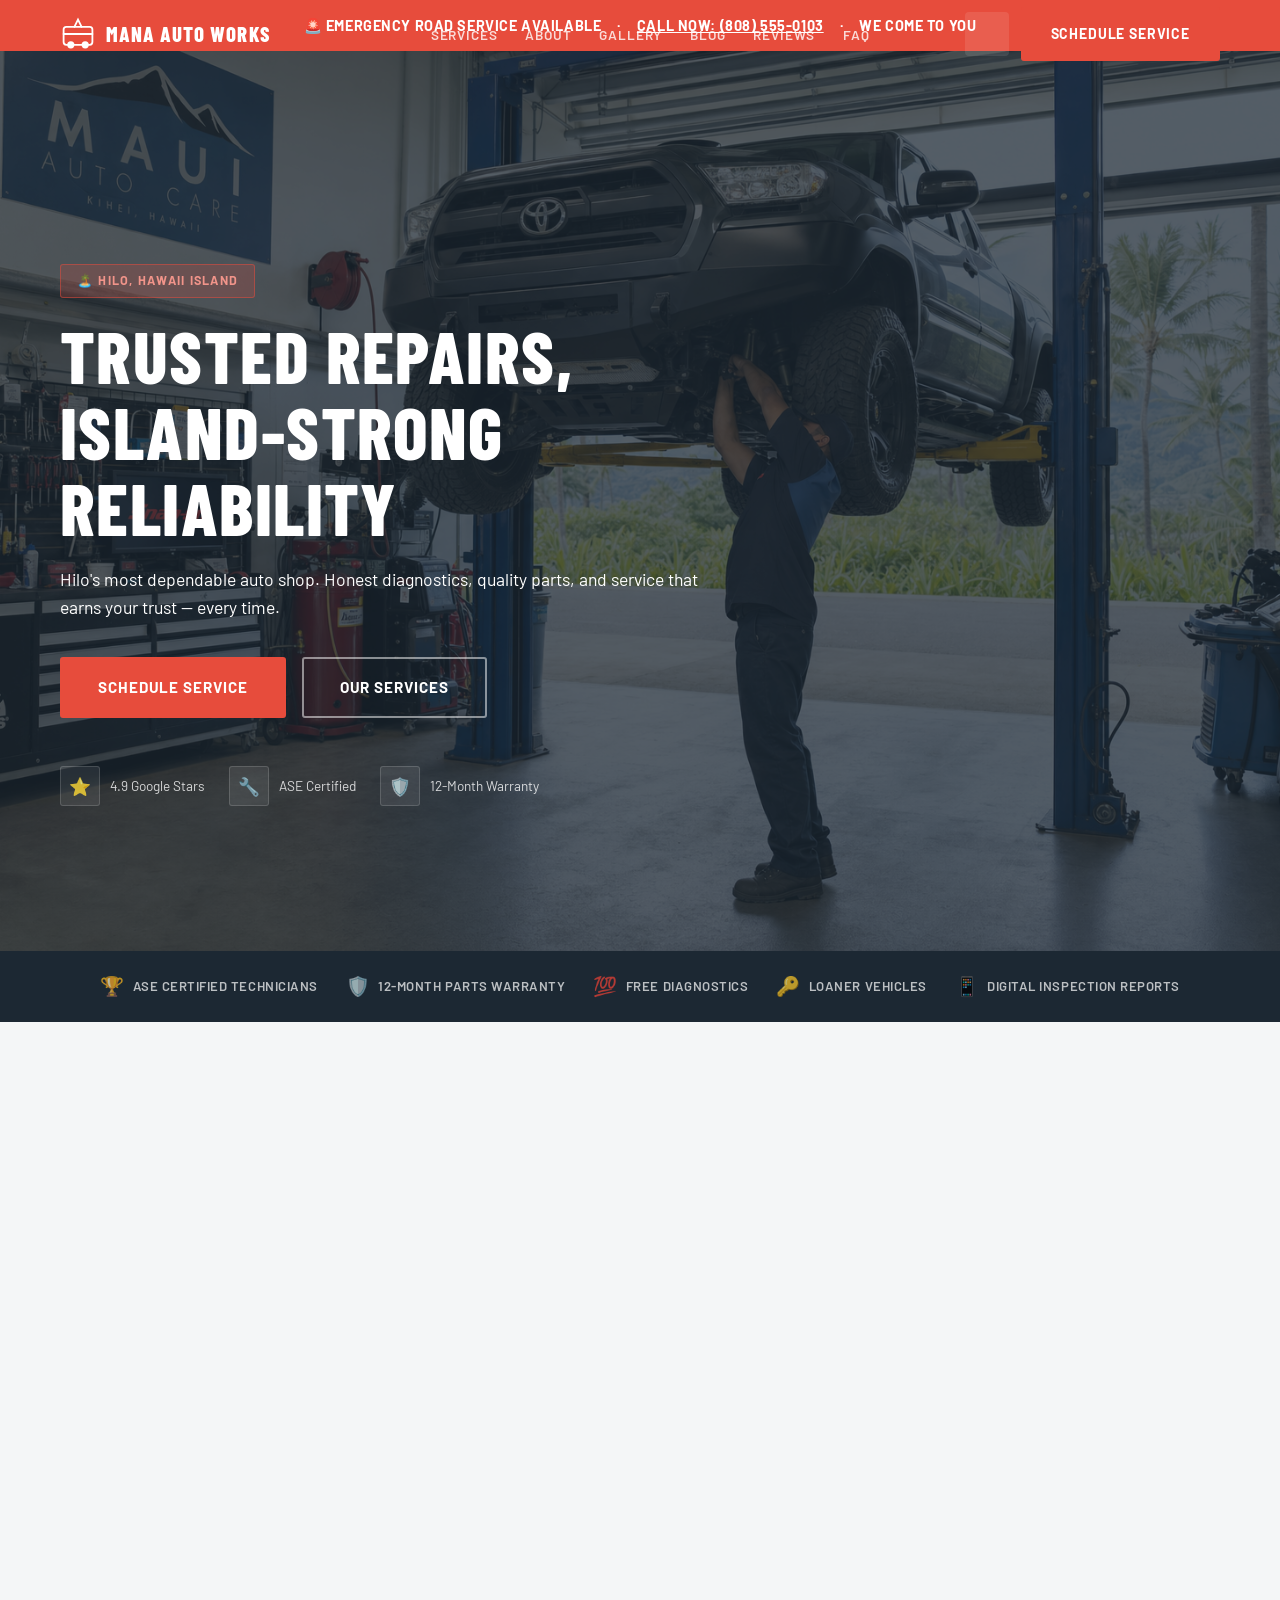
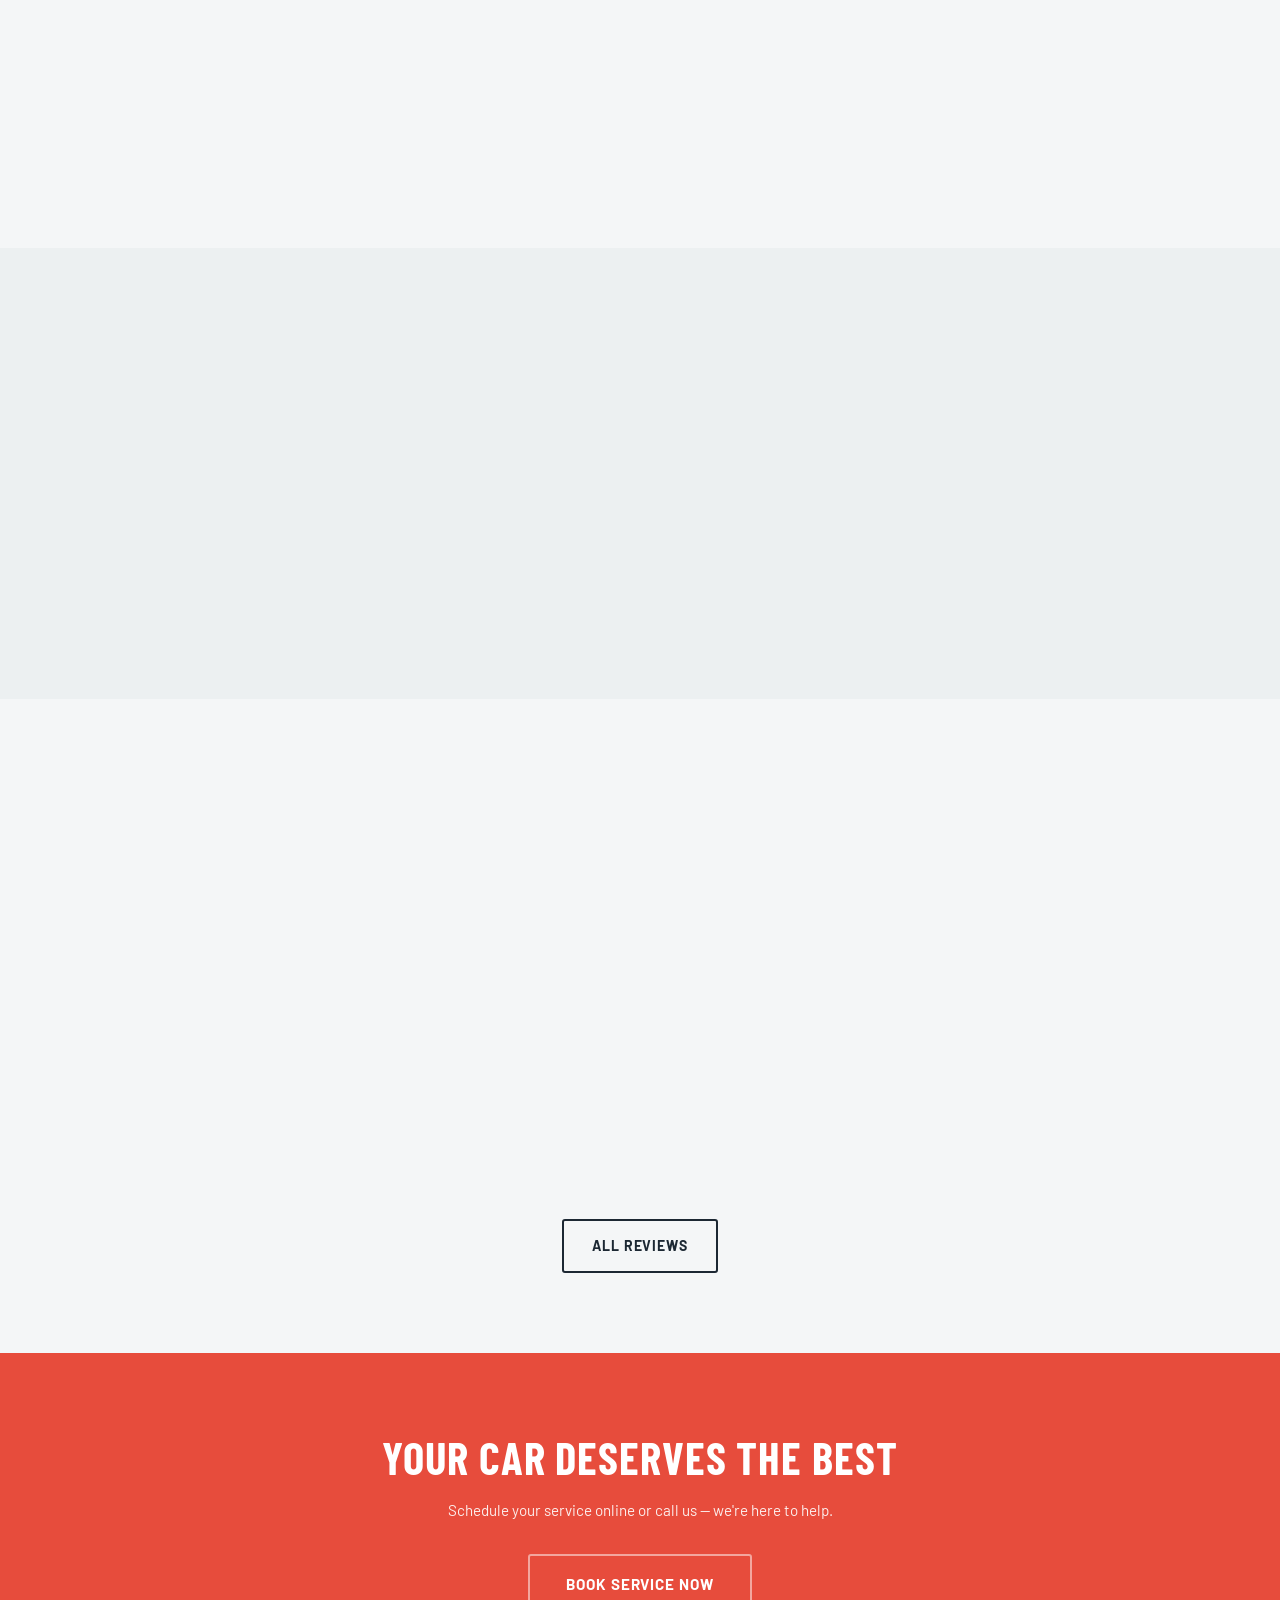
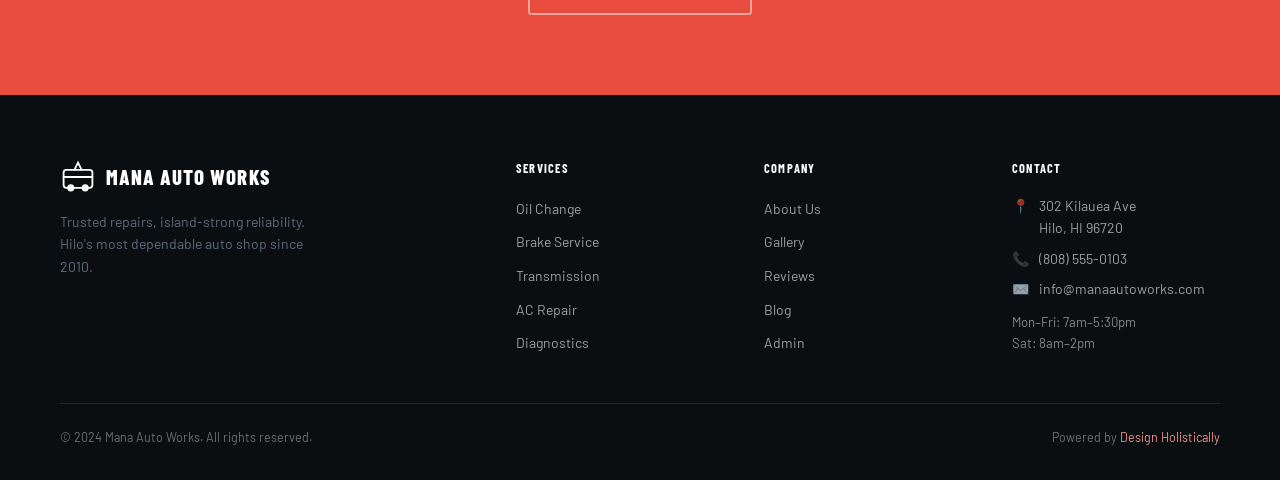
<file: index.html>
<!DOCTYPE html>
<html lang="en" data-theme="light">
<head>
  <meta charset="UTF-8"><meta name="viewport" content="width=device-width, initial-scale=1.0">
  <title>Home | Mana Auto Works — Hilo, Hawaii</title>
  <meta name="description" content="Mana Auto Works offers trusted auto repair in Hilo, Hawaii. Oil changes, brakes, transmission, AC, diagnostics, and more.">
  <meta property="og:title" content="Home | Mana Auto Works">
  <meta property="og:image" content="images/hero.png">
  <link rel="icon" href="data:image/svg+xml,<svg xmlns='http://www.w3.org/2000/svg' viewBox='0 0 32 32'><text y='28' font-size='28'>🔧</text></svg>">
  <link rel="stylesheet" href="css/style.css">
  <script type="application/ld+json">
  {"@context":"https://schema.org","@type":"AutoRepair","name":"Mana Auto Works","description":"Trusted auto repair shop in Hilo, Hawaii Island.","telephone":"(808) 555-0103","address":{"@type":"PostalAddress","streetAddress":"302 Kilauea Ave","addressLocality":"Hilo","addressRegion":"HI","postalCode":"96720","addressCountry":"US"},"openingHours":["Mo-Fr 07:00-17:30","Sa 08:00-14:00"]}
  </script>
  <link rel="icon" type="image/x-icon" href="images/favicon.ico">
  <link rel="icon" type="image/png" sizes="32x32" href="images/favicon-32x32.png">
  <link rel="icon" type="image/png" sizes="16x16" href="images/favicon-16x16.png">
  <link rel="apple-touch-icon" sizes="180x180" href="images/apple-touch-icon.png">
</head>
<body class="page-wrapper">
  <header class="header">
    <nav class="nav container">
      <a href="index.html" class="nav-logo">
        <svg viewBox="0 0 40 40" fill="none" width="36" height="36" aria-label="Mana Auto Works">
          <rect x="4" y="12" width="32" height="20" rx="3" stroke="currentColor" stroke-width="2"/>
          <circle cx="12" cy="32" r="4" fill="currentColor"/>
          <circle cx="28" cy="32" r="4" fill="currentColor"/>
          <path d="M4 20h32M16 12l4-8 4 8" stroke="currentColor" stroke-width="2" stroke-linecap="round"/>
        </svg>
        Mana Auto Works
      </a>
      <ul class="nav-links">
        <li><a href="index.html" class='active'>Home</a></li>
        <li><a href="services.html" >Services</a></li>
        <li><a href="about.html" >About</a></li>
        <li><a href="gallery.html" >Gallery</a></li>
        <li><a href="blog.html" >Blog</a></li>
        <li><a href="reviews.html" >Reviews</a></li>
        <li><a href="faq.html" >FAQ</a></li>
      </ul>
      <div class="nav-actions">
        <button class="btn-theme" id="themeToggle" aria-label="Toggle dark mode"></button>
        <a href="booking.html" class="btn btn-nav">Schedule Service</a>
        <button class="hamburger" id="hamburger" aria-label="Menu"><span></span><span></span><span></span></button>
      </div>
    </nav>
  </header>
  <nav class="mobile-nav">
    <a href="index.html">Home</a><a href="services.html">Services</a><a href="about.html">About</a>
    <a href="gallery.html">Gallery</a><a href="blog.html">Blog</a><a href="booking.html" style="color:var(--accent)">Schedule Service</a>
  </nav>
  <div class="emergency-band">
    <div class="container"><div class="emergency-band-inner"><span>🚨 EMERGENCY ROAD SERVICE AVAILABLE</span><span>·</span><a href="tel:8085550103">Call Now: (808) 555-0103</a><span>·</span><span>We Come to You</span></div></div>
  </div>
  <section class="hero">
    <div class="hero-bg"><img src="images/hero.png" alt="Mana Auto Works auto repair Hawaii" loading="eager" style="width:100%;height:100%;object-fit:cover;position:absolute;inset:0;"></div>
    <div class="container">
      <div class="hero-content">
        <div class="hero-tag">🏝️ Hilo, Hawaii Island</div>
        <h1>Trusted Repairs,<br>Island-Strong<br>Reliability</h1>
        <p class="lead">Hilo's most dependable auto shop. Honest diagnostics, quality parts, and service that earns your trust — every time.</p>
        <div class="hero-actions">
          <a href="booking.html" class="btn btn-primary btn-lg">Schedule Service</a>
          <a href="services.html" class="btn btn-outline-light btn-lg">Our Services</a>
        </div>
        <div class="hero-badges">
          <div class="hero-badge"><div class="hero-badge-icon">⭐</div><span>4.9 Google Stars</span></div>
          <div class="hero-badge"><div class="hero-badge-icon">🔧</div><span>ASE Certified</span></div>
          <div class="hero-badge"><div class="hero-badge-icon">🛡️</div><span>12-Month Warranty</span></div>
        </div>
      </div>
    </div>
  </section>
  <div class="trust-strip">
    <div class="container"><div class="trust-items">
      <div class="trust-item"><span>🏆</span> ASE Certified Technicians</div>
      <div class="trust-item"><span>🛡️</span> 12-Month Parts Warranty</div>
      <div class="trust-item"><span>💯</span> Free Diagnostics</div>
      <div class="trust-item"><span>🔑</span> Loaner Vehicles</div>
      <div class="trust-item"><span>📱</span> Digital Inspection Reports</div>
    </div></div>
  </div>
  <section class="section">
    <div class="container">
      <div class="section-header fade-up">
        <span class="section-tag">What We Fix</span>
        <h2>Complete Auto Services</h2>
        <p>From routine maintenance to complex repairs — we service all makes and models with the skill your vehicle deserves.</p>
      </div>
      <div class="services-grid">
        <div class="service-card fade-up fade-up-delay-1"><div class="service-icon">🛢️</div><h3>Oil Change</h3><p>Conventional, synthetic blend, or full synthetic. Filter replacement and multi-point inspection included.</p></div>
        <div class="service-card fade-up fade-up-delay-2"><div class="service-icon">🔵</div><h3>Brake Service</h3><p>Pad replacement, rotor resurfacing, caliper repair. Full brake system inspection with every service.</p></div>
        <div class="service-card fade-up fade-up-delay-3"><div class="service-icon">⚙️</div><h3>Transmission</h3><p>Automatic and manual transmission repair, fluid service, and complete rebuilds by our specialists.</p></div>
        <div class="service-card fade-up fade-up-delay-1"><div class="service-icon">❄️</div><h3>AC Repair</h3><p>Recharge, leak detection, compressor replacement. Critical for Hawaii's heat — get your AC right.</p></div>
        <div class="service-card fade-up fade-up-delay-2"><div class="service-icon">🔍</div><h3>Diagnostics</h3><p>Advanced OBD-II scanning and comprehensive systems check to find issues fast — free diagnostics on first visit.</p></div>
        <div class="service-card fade-up fade-up-delay-3"><div class="service-icon">🚗</div><h3>Tires & Alignment</h3><p>Tire sales, installation, rotation, and computerized wheel alignment for Hawaii's varied road conditions.</p></div>
      </div>
    </div>
  </section>
  <section class="section" style="background:var(--gray-100)">
    <div class="container">
      <div class="section-header fade-up"><span class="section-tag">Certifications</span><h2>Trusted & Certified</h2></div>
      <div class="cert-grid">
        <div class="cert-card fade-up fade-up-delay-1"><div class="cert-icon">🏅</div><div class="cert-name">ASE Certified</div><div class="cert-desc">All technicians nationally certified</div></div>
        <div class="cert-card fade-up fade-up-delay-2"><div class="cert-icon">🔧</div><div class="cert-name">AAA Approved</div><div class="cert-desc">Approved repair facility</div></div>
        <div class="cert-card fade-up fade-up-delay-3"><div class="cert-icon">🛡️</div><div class="cert-name">NAPA AutoCare</div><div class="cert-desc">Nationwide parts warranty</div></div>
        <div class="cert-card fade-up" style="transition-delay:0.4s"><div class="cert-icon">♻️</div><div class="cert-name">EPA Compliant</div><div class="cert-desc">Environmentally responsible disposal</div></div>
      </div>
    </div>
  </section>
  <section class="section">
    <div class="container">
      <div class="section-header fade-up"><span class="section-tag">Customer Reviews</span><h2>What Hilo Drivers Say</h2></div>
      <div class="testimonials-grid">
        <div class="testimonial-card fade-up fade-up-delay-1"><div class="testimonial-stars">★★★★★</div><p class="testimonial-text">"Brought my truck in after it failed to start on the way to work. They diagnosed the problem in under an hour, had the part in stock, and I was back on the road by noon. Honest, fast, affordable."</p><div class="testimonial-author"><img class="testimonial-avatar" src="images/avatar-1.png" alt="Kahana T."><div><div class="testimonial-name">Kahana Torres</div><div class="testimonial-loc">Hilo, HI</div></div></div></div>
        <div class="testimonial-card fade-up fade-up-delay-2"><div class="testimonial-stars">★★★★★</div><p class="testimonial-text">"My AC stopped working in July — worst timing possible on the Big Island. Mana Auto had it diagnosed and repaired in one day. The team explained exactly what was wrong and why. No upselling, just solutions."</p><div class="testimonial-author"><img class="testimonial-avatar" src="images/avatar-2.png" alt="Lisa M."><div><div class="testimonial-name">Lisa Makoa</div><div class="testimonial-loc">Hilo, HI</div></div></div></div>
        <div class="testimonial-card fade-up fade-up-delay-3"><div class="testimonial-stars">★★★★★</div><p class="testimonial-text">"I've been taking my vehicles to Mana Auto Works for 8 years. They're honest, thorough, and they always find ways to save you money without cutting corners. The only shop I trust in Hilo."</p><div class="testimonial-author"><img class="testimonial-avatar" src="images/avatar-3.png" alt="Robert K."><div><div class="testimonial-name">Robert Kono</div><div class="testimonial-loc">Hilo, HI</div></div></div></div>
      </div>
      <div class="text-center mt-32"><a href="reviews.html" class="btn btn-outline">All Reviews</a></div>
    </div>
  </section>
  <div class="cta-band">
    <div class="container"><h2 style="color:#fff">Your Car Deserves the Best</h2><p>Schedule your service online or call us — we're here to help.</p><a href="booking.html" class="btn btn-outline-light btn-lg">Book Service Now</a></div>
  </div>

  <footer class="footer">
    <div class="container">
      <div class="footer-grid">
        <div class="footer-brand">
          <a href="index.html" class="nav-logo" style="color:#fff">
            <svg viewBox="0 0 40 40" fill="none" width="32" height="32"><rect x="4" y="12" width="32" height="20" rx="3" stroke="currentColor" stroke-width="2"/><circle cx="12" cy="32" r="4" fill="currentColor"/><circle cx="28" cy="32" r="4" fill="currentColor"/><path d="M4 20h32M16 12l4-8 4 8" stroke="currentColor" stroke-width="2" stroke-linecap="round"/></svg>
            Mana Auto Works
          </a>
          <p>Trusted repairs, island-strong reliability. Hilo's most dependable auto shop since 2010.</p>
        </div>
        <div><p class="footer-heading">Services</p><ul class="footer-links"><li><a href="services.html">Oil Change</a></li><li><a href="services.html">Brake Service</a></li><li><a href="services.html">Transmission</a></li><li><a href="services.html">AC Repair</a></li><li><a href="services.html">Diagnostics</a></li></ul></div>
        <div><p class="footer-heading">Company</p><ul class="footer-links"><li><a href="about.html">About Us</a></li><li><a href="gallery.html">Gallery</a></li><li><a href="reviews.html">Reviews</a></li><li><a href="blog.html">Blog</a></li><li><a href="admin.html">Admin</a></li></ul></div>
        <div>
          <p class="footer-heading">Contact</p>
          <div class="footer-contact-item"><span>📍</span><span>302 Kilauea Ave<br>Hilo, HI 96720</span></div>
          <div class="footer-contact-item"><span>📞</span><a href="tel:8085550103">(808) 555-0103</a></div>
          <div class="footer-contact-item"><span>✉️</span><a href="mailto:info@manaautoworks.com">info@manaautoworks.com</a></div>
          <div style="margin-top:12px;font-size:0.82rem;color:rgba(255,255,255,0.5)">Mon–Fri: 7am–5:30pm<br>Sat: 8am–2pm</div>
        </div>
      </div>
      <div class="footer-bottom">
        <p>© 2024 Mana Auto Works. All rights reserved.</p>
        <p class="powered-by">Powered by <a href="https://designholistically.com" target="_blank">Design Holistically</a></p>
      </div>
    </div>
  </footer>
  <button class="back-to-top" id="backToTop" aria-label="Back to top">↑</button><script src="js/main.js"></script></body></html>
</file>
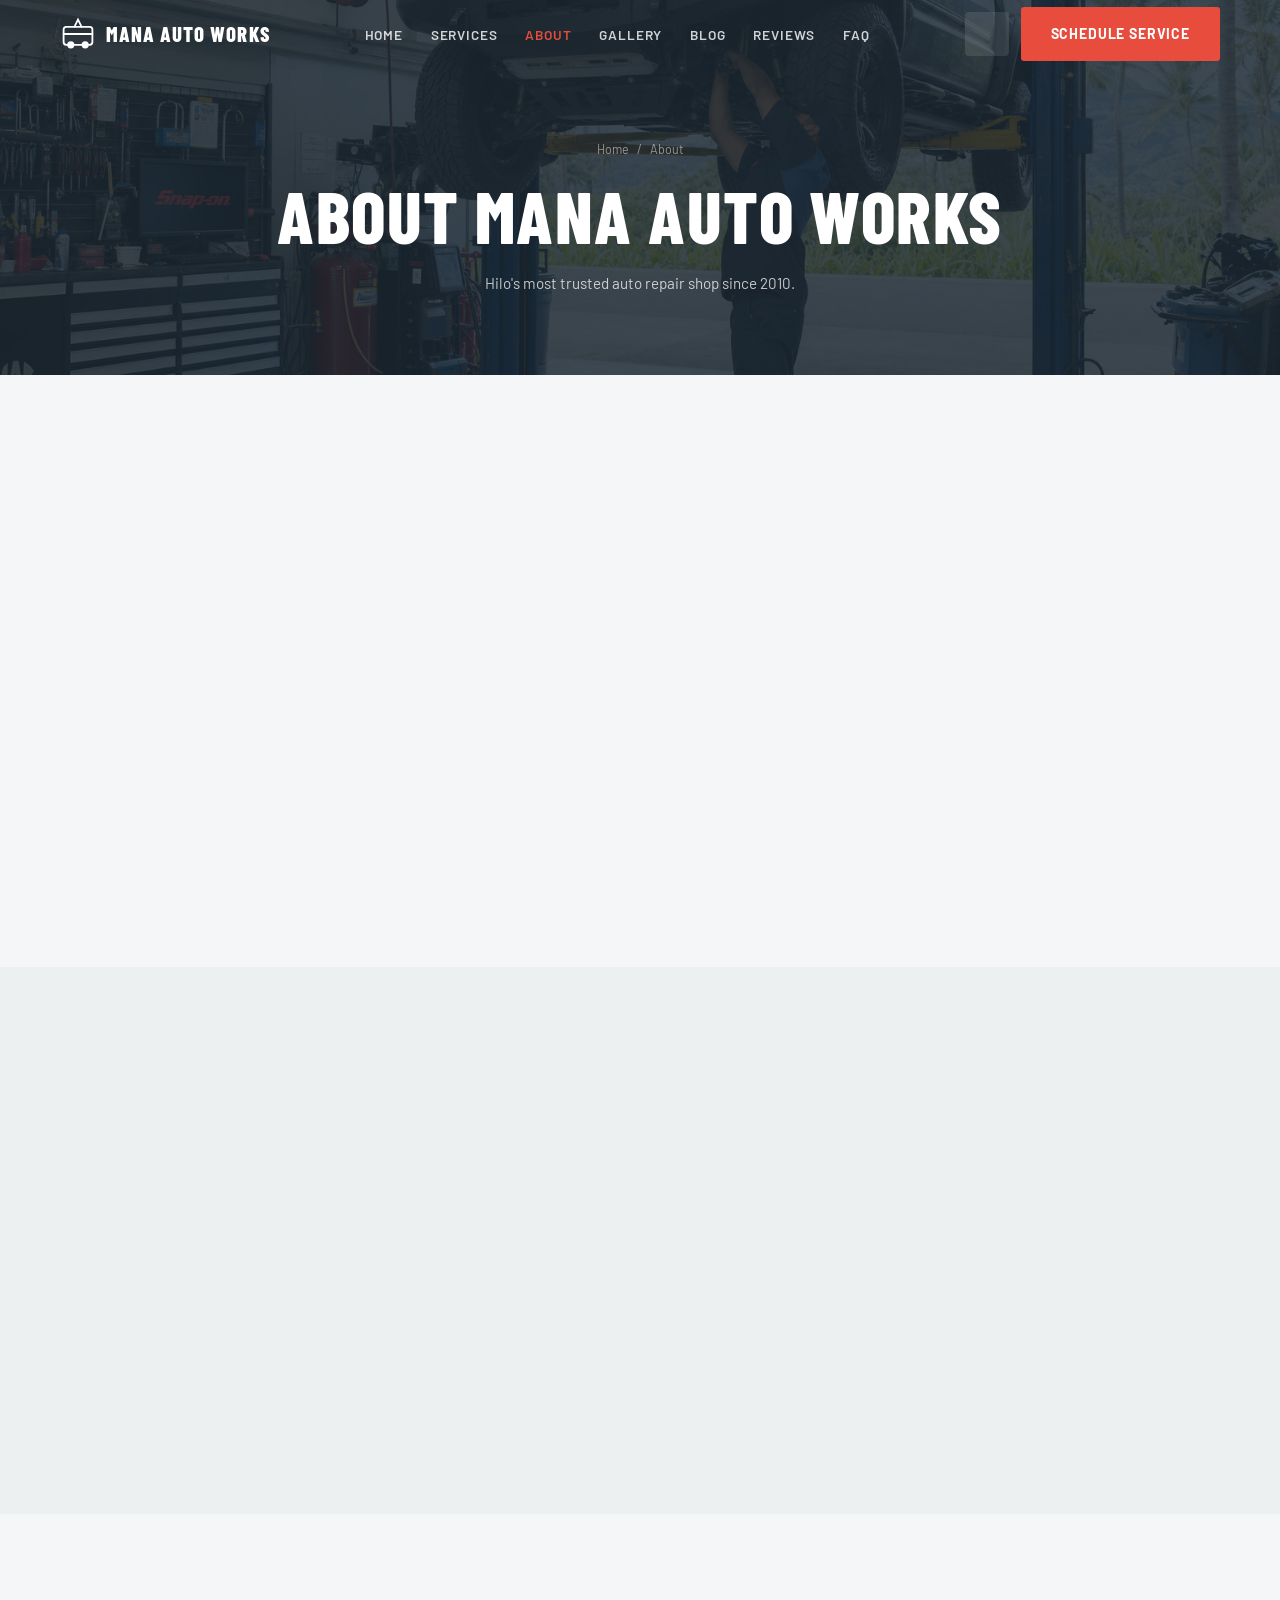
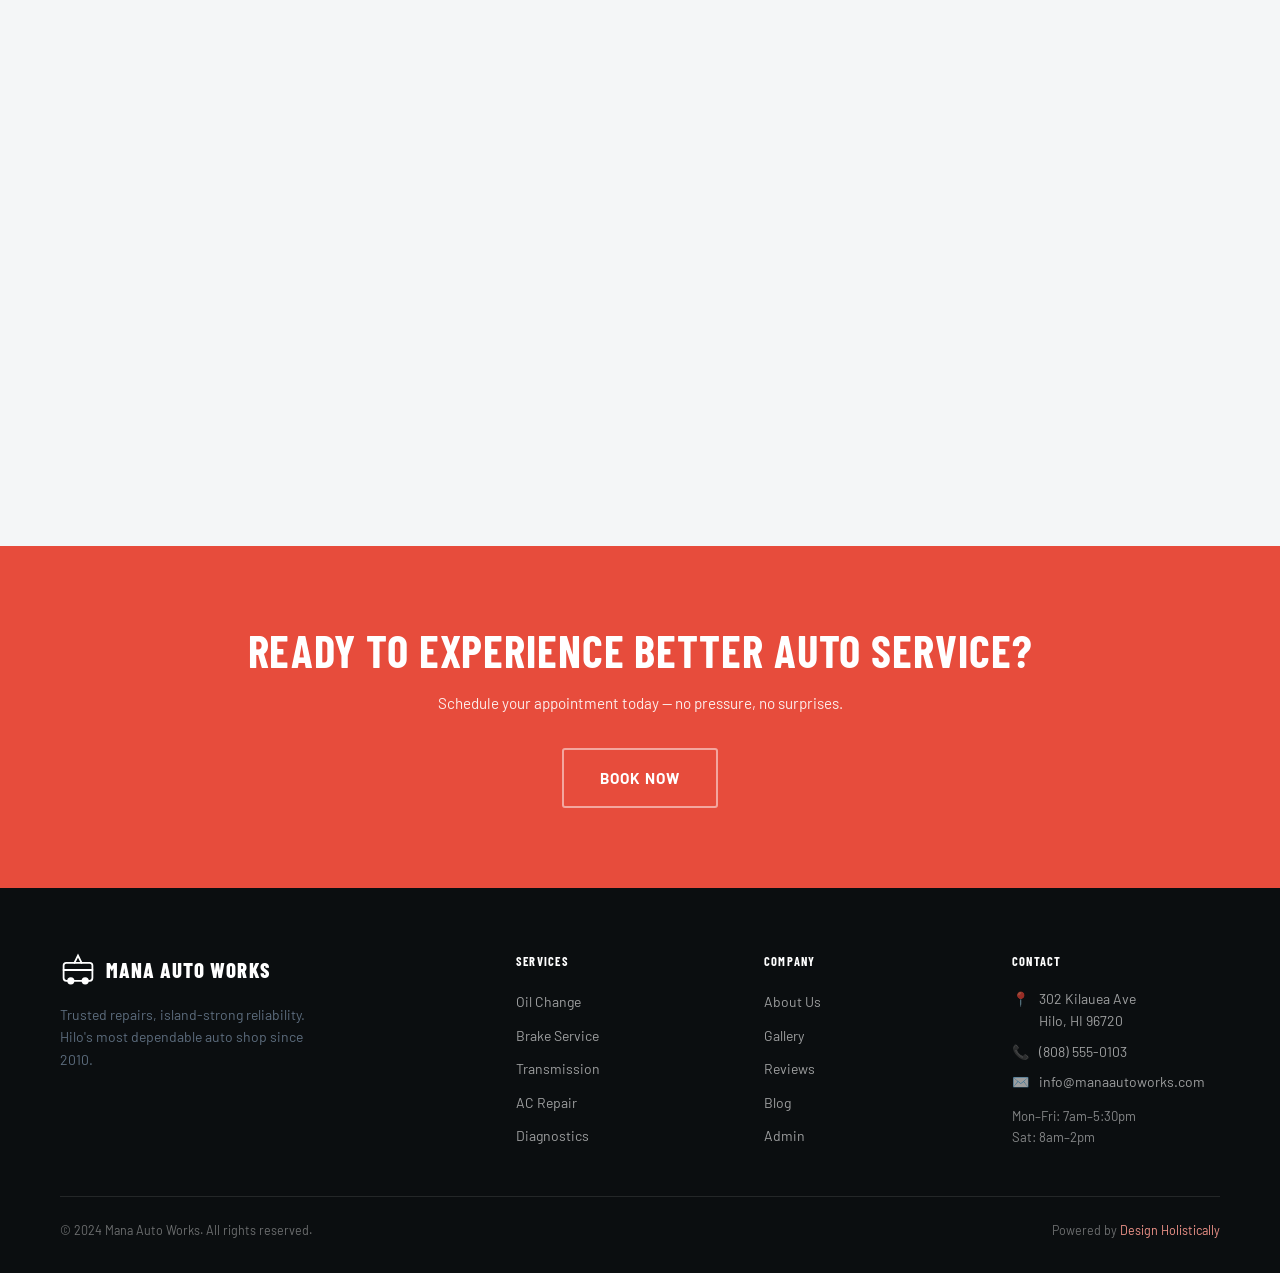
<file: about.html>
<!DOCTYPE html>
<html lang="en" data-theme="light">
<head>
  <meta charset="UTF-8"><meta name="viewport" content="width=device-width, initial-scale=1.0">
  <title>About | Mana Auto Works — Hilo, Hawaii</title>
  <meta name="description" content="Mana Auto Works offers trusted auto repair in Hilo, Hawaii. Oil changes, brakes, transmission, AC, diagnostics, and more.">
  <meta property="og:title" content="About | Mana Auto Works">
  <meta property="og:image" content="images/hero.png">
  <link rel="icon" href="data:image/svg+xml,<svg xmlns='http://www.w3.org/2000/svg' viewBox='0 0 32 32'><text y='28' font-size='28'>🔧</text></svg>">
  <link rel="stylesheet" href="css/style.css">
  <script type="application/ld+json">
  {"@context":"https://schema.org","@type":"AutoRepair","name":"Mana Auto Works","description":"Trusted auto repair shop in Hilo, Hawaii Island.","telephone":"(808) 555-0103","address":{"@type":"PostalAddress","streetAddress":"302 Kilauea Ave","addressLocality":"Hilo","addressRegion":"HI","postalCode":"96720","addressCountry":"US"},"openingHours":["Mo-Fr 07:00-17:30","Sa 08:00-14:00"]}
  </script>
  <link rel="icon" type="image/x-icon" href="images/favicon.ico">
  <link rel="icon" type="image/png" sizes="32x32" href="images/favicon-32x32.png">
  <link rel="icon" type="image/png" sizes="16x16" href="images/favicon-16x16.png">
  <link rel="apple-touch-icon" sizes="180x180" href="images/apple-touch-icon.png">
</head>
<body class="page-wrapper">
  <header class="header">
    <nav class="nav container">
      <a href="index.html" class="nav-logo">
        <svg viewBox="0 0 40 40" fill="none" width="36" height="36" aria-label="Mana Auto Works">
          <rect x="4" y="12" width="32" height="20" rx="3" stroke="currentColor" stroke-width="2"/>
          <circle cx="12" cy="32" r="4" fill="currentColor"/>
          <circle cx="28" cy="32" r="4" fill="currentColor"/>
          <path d="M4 20h32M16 12l4-8 4 8" stroke="currentColor" stroke-width="2" stroke-linecap="round"/>
        </svg>
        Mana Auto Works
      </a>
      <ul class="nav-links">
        <li><a href="index.html" >Home</a></li>
        <li><a href="services.html" >Services</a></li>
        <li><a href="about.html" class='active'>About</a></li>
        <li><a href="gallery.html" >Gallery</a></li>
        <li><a href="blog.html" >Blog</a></li>
        <li><a href="reviews.html" >Reviews</a></li>
        <li><a href="faq.html" >FAQ</a></li>
      </ul>
      <div class="nav-actions">
        <button class="btn-theme" id="themeToggle" aria-label="Toggle dark mode"></button>
        <a href="booking.html" class="btn btn-nav">Schedule Service</a>
        <button class="hamburger" id="hamburger" aria-label="Menu"><span></span><span></span><span></span></button>
      </div>
    </nav>
  </header>
  <nav class="mobile-nav">
    <a href="index.html">Home</a><a href="services.html">Services</a><a href="about.html">About</a>
    <a href="gallery.html">Gallery</a><a href="blog.html">Blog</a><a href="booking.html" style="color:var(--accent)">Schedule Service</a>
  </nav>
  <div class="page-hero"><div class="container"><nav class="breadcrumb"><a href="index.html">Home</a><span>/</span><span>About</span></nav><h1>About Mana Auto Works</h1><p>Hilo's most trusted auto repair shop since 2010.</p></div></div>
  <section class="section"><div class="container">
    <div class="about-story">
      <div class="fade-up">
        <span class="section-tag">Est. 2010</span>
        <h2>Built on Trust, Driven by Expertise</h2>
        <p style="margin-bottom:16px">Mana Auto Works was founded by master mechanic Kainoa Mana, a Big Island native who grew up watching his father work on every vehicle in their Hilo neighborhood. After 15 years working at dealerships on the mainland and earning his ASE Master Technician certification, Kainoa returned to Hilo with a vision: an auto shop that treats customers with respect, prices work honestly, and stands behind every repair.</p>
        <p style="margin-bottom:16px">The name Mana means "spiritual power" in Hawaiian — it reflects the values we bring to every repair: strength, integrity, and a deep connection to this community we serve.</p>
        <p>Since 2010, we've grown from a two-bay shop to a full-service facility with 8 lifts, a tire center, and a team of 12 ASE-certified technicians. But our values have never changed: honest diagnostics, quality parts, and service you can trust.</p>
      </div>
      <div class="fade-up fade-up-delay-2"><img src="images/about.png" alt="Mana Auto Works shop"></div>
    </div>
  </div></section>
  <section class="section" style="background:var(--gray-100)"><div class="container">
    <div class="section-header fade-up"><span class="section-tag">Our Values</span><h2>Why Hilo Chooses Us</h2></div>
    <div class="values-grid">
      <div class="value-card fade-up fade-up-delay-1"><div class="value-icon">🛡️</div><h3>Honest Service</h3><p>We show you what's wrong with digital photos and explain every recommended repair before we begin.</p></div>
      <div class="value-card fade-up fade-up-delay-2"><div class="value-icon">🏅</div><h3>Certified Expertise</h3><p>Every technician is ASE certified. We invest in ongoing training to stay current with evolving vehicle technology.</p></div>
      <div class="value-card fade-up fade-up-delay-3"><div class="value-icon">💰</div><h3>Fair Pricing</h3><p>We provide written estimates before every repair and never add charges without your approval.</p></div>
      <div class="value-card fade-up" style="transition-delay:0.4s"><div class="value-icon">🤝</div><h3>Community First</h3><p>We're a locally owned business that gives back to Hilo through youth programs, school donations, and community events.</p></div>
    </div>
  </div></section>
  <section class="section"><div class="container">
    <div class="section-header fade-up"><span class="section-tag">The Team</span><h2>Meet Our Technicians</h2></div>
    <div class="team-grid">
      <div class="team-card fade-up fade-up-delay-1"><img class="team-img" src="images/avatar-1.png" alt="Kainoa Mana"><div class="team-name">Kainoa Mana</div><div class="team-role">Owner & Master Tech</div></div>
      <div class="team-card fade-up fade-up-delay-2"><img class="team-img" src="images/avatar-2.png" alt="Derek Santos"><div class="team-name">Derek Santos</div><div class="team-role">Lead Technician</div></div>
      <div class="team-card fade-up fade-up-delay-3"><img class="team-img" src="images/avatar-3.png" alt="Makaio Ferreira"><div class="team-name">Makaio Ferreira</div><div class="team-role">Transmission Specialist</div></div>
      <div class="team-card fade-up" style="transition-delay:0.4s"><img class="team-img" src="images/avatar-1.png" alt="Lani Kahele"><div class="team-name">Lani Kahele</div><div class="team-role">Service Manager</div></div>
    </div>
  </div></section>
  <div class="cta-band"><div class="container"><h2 style="color:#fff">Ready to Experience Better Auto Service?</h2><p>Schedule your appointment today — no pressure, no surprises.</p><a href="booking.html" class="btn btn-outline-light btn-lg">Book Now</a></div></div>

  <footer class="footer">
    <div class="container">
      <div class="footer-grid">
        <div class="footer-brand">
          <a href="index.html" class="nav-logo" style="color:#fff">
            <svg viewBox="0 0 40 40" fill="none" width="32" height="32"><rect x="4" y="12" width="32" height="20" rx="3" stroke="currentColor" stroke-width="2"/><circle cx="12" cy="32" r="4" fill="currentColor"/><circle cx="28" cy="32" r="4" fill="currentColor"/><path d="M4 20h32M16 12l4-8 4 8" stroke="currentColor" stroke-width="2" stroke-linecap="round"/></svg>
            Mana Auto Works
          </a>
          <p>Trusted repairs, island-strong reliability. Hilo's most dependable auto shop since 2010.</p>
        </div>
        <div><p class="footer-heading">Services</p><ul class="footer-links"><li><a href="services.html">Oil Change</a></li><li><a href="services.html">Brake Service</a></li><li><a href="services.html">Transmission</a></li><li><a href="services.html">AC Repair</a></li><li><a href="services.html">Diagnostics</a></li></ul></div>
        <div><p class="footer-heading">Company</p><ul class="footer-links"><li><a href="about.html">About Us</a></li><li><a href="gallery.html">Gallery</a></li><li><a href="reviews.html">Reviews</a></li><li><a href="blog.html">Blog</a></li><li><a href="admin.html">Admin</a></li></ul></div>
        <div>
          <p class="footer-heading">Contact</p>
          <div class="footer-contact-item"><span>📍</span><span>302 Kilauea Ave<br>Hilo, HI 96720</span></div>
          <div class="footer-contact-item"><span>📞</span><a href="tel:8085550103">(808) 555-0103</a></div>
          <div class="footer-contact-item"><span>✉️</span><a href="mailto:info@manaautoworks.com">info@manaautoworks.com</a></div>
          <div style="margin-top:12px;font-size:0.82rem;color:rgba(255,255,255,0.5)">Mon–Fri: 7am–5:30pm<br>Sat: 8am–2pm</div>
        </div>
      </div>
      <div class="footer-bottom">
        <p>© 2024 Mana Auto Works. All rights reserved.</p>
        <p class="powered-by">Powered by <a href="https://designholistically.com" target="_blank">Design Holistically</a></p>
      </div>
    </div>
  </footer>
  <button class="back-to-top" id="backToTop" aria-label="Back to top">↑</button><script src="js/main.js"></script></body></html>
</file>
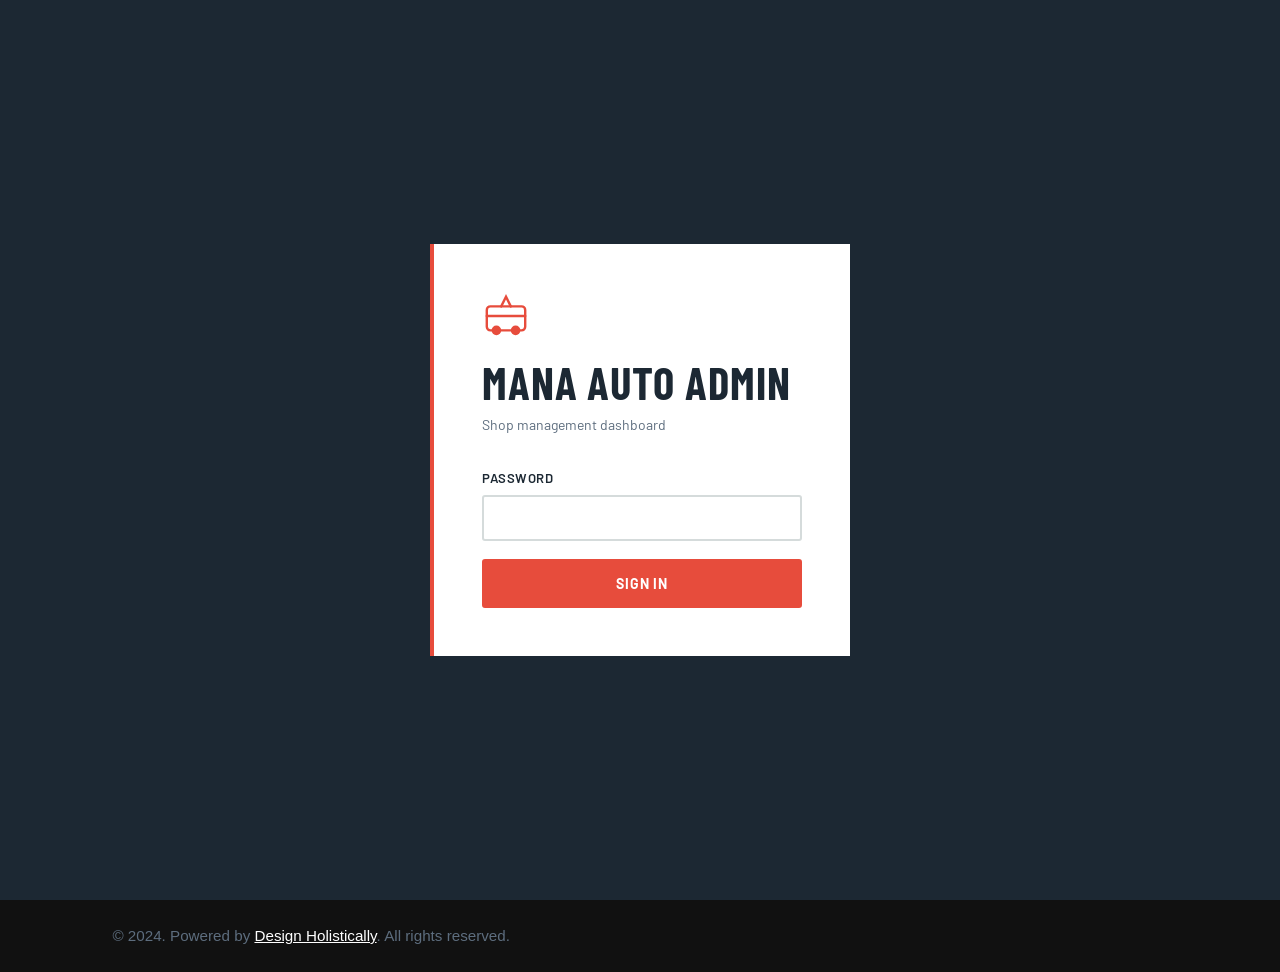
<file: admin.html>
<!DOCTYPE html>
<html lang="en" data-theme="light">
<head>
  <meta charset="UTF-8"><meta name="viewport" content="width=device-width, initial-scale=1.0">
  <title>Admin | Mana Auto Works — Hilo, Hawaii</title>
  <meta name="description" content="Mana Auto Works offers trusted auto repair in Hilo, Hawaii. Oil changes, brakes, transmission, AC, diagnostics, and more.">
  <meta property="og:title" content="Admin | Mana Auto Works">
  <meta property="og:image" content="images/hero.png">
  <link rel="icon" href="data:image/svg+xml,<svg xmlns='http://www.w3.org/2000/svg' viewBox='0 0 32 32'><text y='28' font-size='28'>🔧</text></svg>">
  <link rel="stylesheet" href="css/style.css">
  <script type="application/ld+json">
  {"@context":"https://schema.org","@type":"AutoRepair","name":"Mana Auto Works","description":"Trusted auto repair shop in Hilo, Hawaii Island.","telephone":"(808) 555-0103","address":{"@type":"PostalAddress","streetAddress":"302 Kilauea Ave","addressLocality":"Hilo","addressRegion":"HI","postalCode":"96720","addressCountry":"US"},"openingHours":["Mo-Fr 07:00-17:30","Sa 08:00-14:00"]}
  </script>
  <link rel="icon" type="image/x-icon" href="images/favicon.ico">
  <link rel="icon" type="image/png" sizes="32x32" href="images/favicon-32x32.png">
  <link rel="icon" type="image/png" sizes="16x16" href="images/favicon-16x16.png">
  <link rel="apple-touch-icon" sizes="180x180" href="images/apple-touch-icon.png">
</head>
<body class="page-wrapper">
<body>
  <div class="admin-login" id="adminLogin">
    <div class="admin-login-box">
      <div style="margin-bottom:32px">
        <svg viewBox="0 0 40 40" fill="none" width="48" height="48" style="color:var(--accent)"><rect x="4" y="12" width="32" height="20" rx="3" stroke="currentColor" stroke-width="2"/><circle cx="12" cy="32" r="4" fill="currentColor"/><circle cx="28" cy="32" r="4" fill="currentColor"/><path d="M4 20h32M16 12l4-8 4 8" stroke="currentColor" stroke-width="2" stroke-linecap="round"/></svg>
        <h2 style="margin-top:12px;text-transform:uppercase">Mana Auto Admin</h2>
        <p style="font-size:0.875rem;color:var(--text-light);margin-top:6px">Shop management dashboard</p>
      </div>
      <form id="adminLoginForm">
        <div class="form-group"><label>Password</label><input type="password" id="adminPassword" required></div>
        <div id="adminError" style="color:var(--accent);font-size:0.875rem;margin-bottom:12px"></div>
        <button type="submit" class="btn btn-primary" style="width:100%">Sign In</button>
      </form>
    </div>
  </div>
  <div class="admin-panel" id="adminPanel">
    <div class="admin-header"><span style="color:#fff;font-family:var(--font-display);font-size:1.1rem;font-weight:700;text-transform:uppercase">Mana Auto Works Admin</span><a href="index.html" style="color:rgba(255,255,255,0.7);font-size:0.875rem">View Site</a></div>
    <div class="admin-content">
      <h2 style="margin-bottom:24px">Dashboard</h2>
      <div class="stats-grid">
        <div class="stat-card"><div class="stat-value">31</div><div class="stat-label">Jobs This Week</div></div>
        <div class="stat-card"><div class="stat-value">7</div><div class="stat-label">In Progress</div></div>
        <div class="stat-card"><div class="stat-value">$12,440</div><div class="stat-label">Weekly Revenue</div></div>
        <div class="stat-card"><div class="stat-value">9</div><div class="stat-label">New Requests</div></div>
      </div>
      <div class="admin-section">
        <div class="admin-section-title">Scheduled Appointments</div>
        <table class="admin-table"><thead><tr><th>Customer</th><th>Service</th><th>Vehicle</th><th>Date</th><th>Time</th><th>Status</th></tr></thead><tbody>
          <tr><td>Kahana Torres</td><td>Oil Change</td><td>2018 Toyota Tacoma</td><td>Jul 1</td><td>8:00 AM</td><td><span class="badge badge-confirmed">Confirmed</span></td></tr>
          <tr><td>Lisa Makoa</td><td>AC Repair</td><td>2020 Honda CRV</td><td>Jul 1</td><td>9:00 AM</td><td><span class="badge badge-pending">Pending</span></td></tr>
          <tr><td>Robert Kono</td><td>Brake Service</td><td>2016 Ford F-150</td><td>Jul 2</td><td>7:30 AM</td><td><span class="badge badge-confirmed">Confirmed</span></td></tr>
          <tr><td>Michelle Nakashima</td><td>Diagnostics</td><td>2022 Subaru Outback</td><td>Jul 2</td><td>10:00 AM</td><td><span class="badge badge-pending">Pending</span></td></tr>
        </tbody></table>
      </div>
      <div class="admin-section">
        <div class="admin-section-title">Pending Inquiries</div>
        <table class="admin-table"><thead><tr><th>Name</th><th>Subject</th><th>Date</th><th>Status</th></tr></thead><tbody>
          <tr><td>James Harada</td><td>Transmission service quote</td><td>Jun 28</td><td><span class="badge badge-new">New</span></td></tr>
          <tr><td>Peter Kim</td><td>Emergency towing request</td><td>Jun 27</td><td><span class="badge badge-confirmed">Handled</span></td></tr>
          <tr><td>Anna Ferreira</td><td>AC recharge availability</td><td>Jun 26</td><td><span class="badge badge-new">New</span></td></tr>
        </tbody></table>
      </div>
    </div>
  </div>
  <link rel="stylesheet" href="css/style.css">
  <script src="js/main.js"></script>

  <!-- Powered by Design Holistically -->
  <footer style="background:#111;color:#aaa;text-align:center;padding:1.5rem;font-size:0.85rem;font-family:sans-serif;">
    <p>&copy; 2024. Powered by <a href="https://designholistically.com" target="_blank" rel="noopener" style="color:#fff;text-decoration:underline;">Design Holistically</a>. All rights reserved.</p>
  </footer>

</body>
</html>
</file>
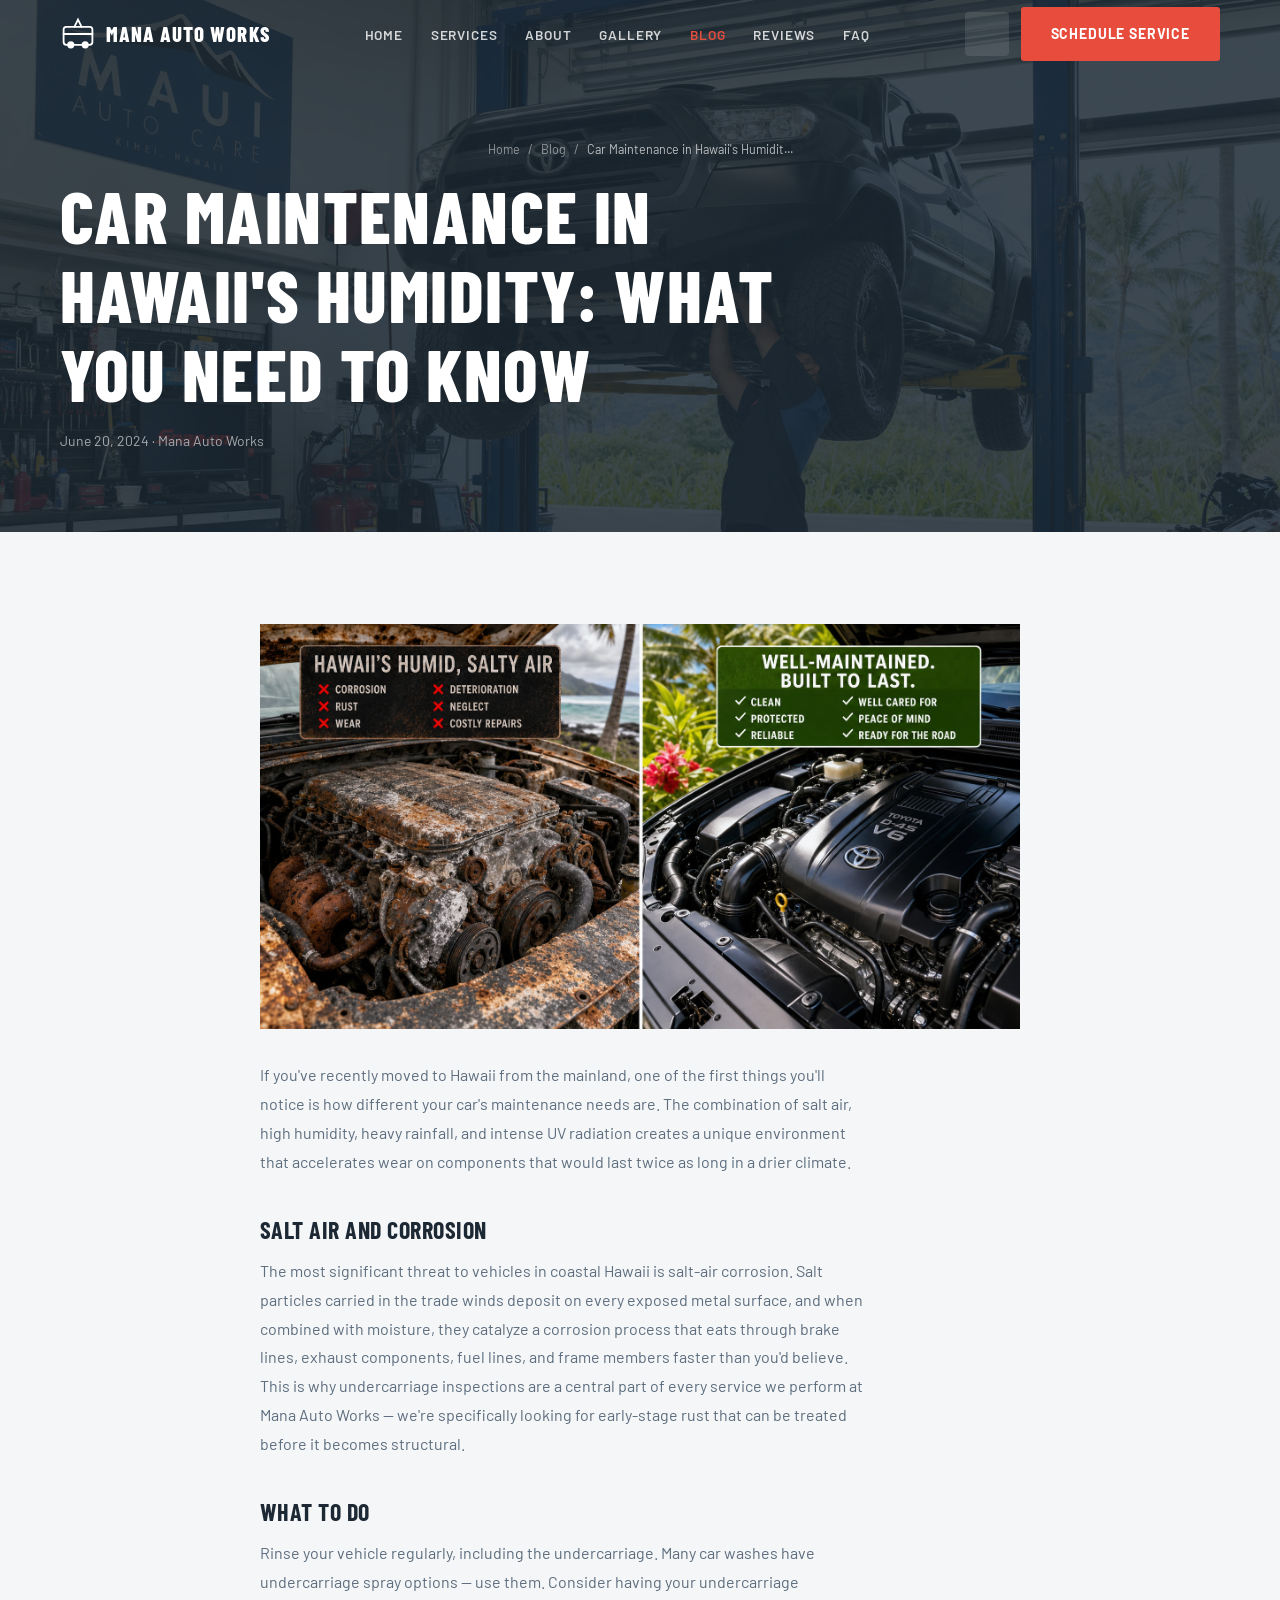
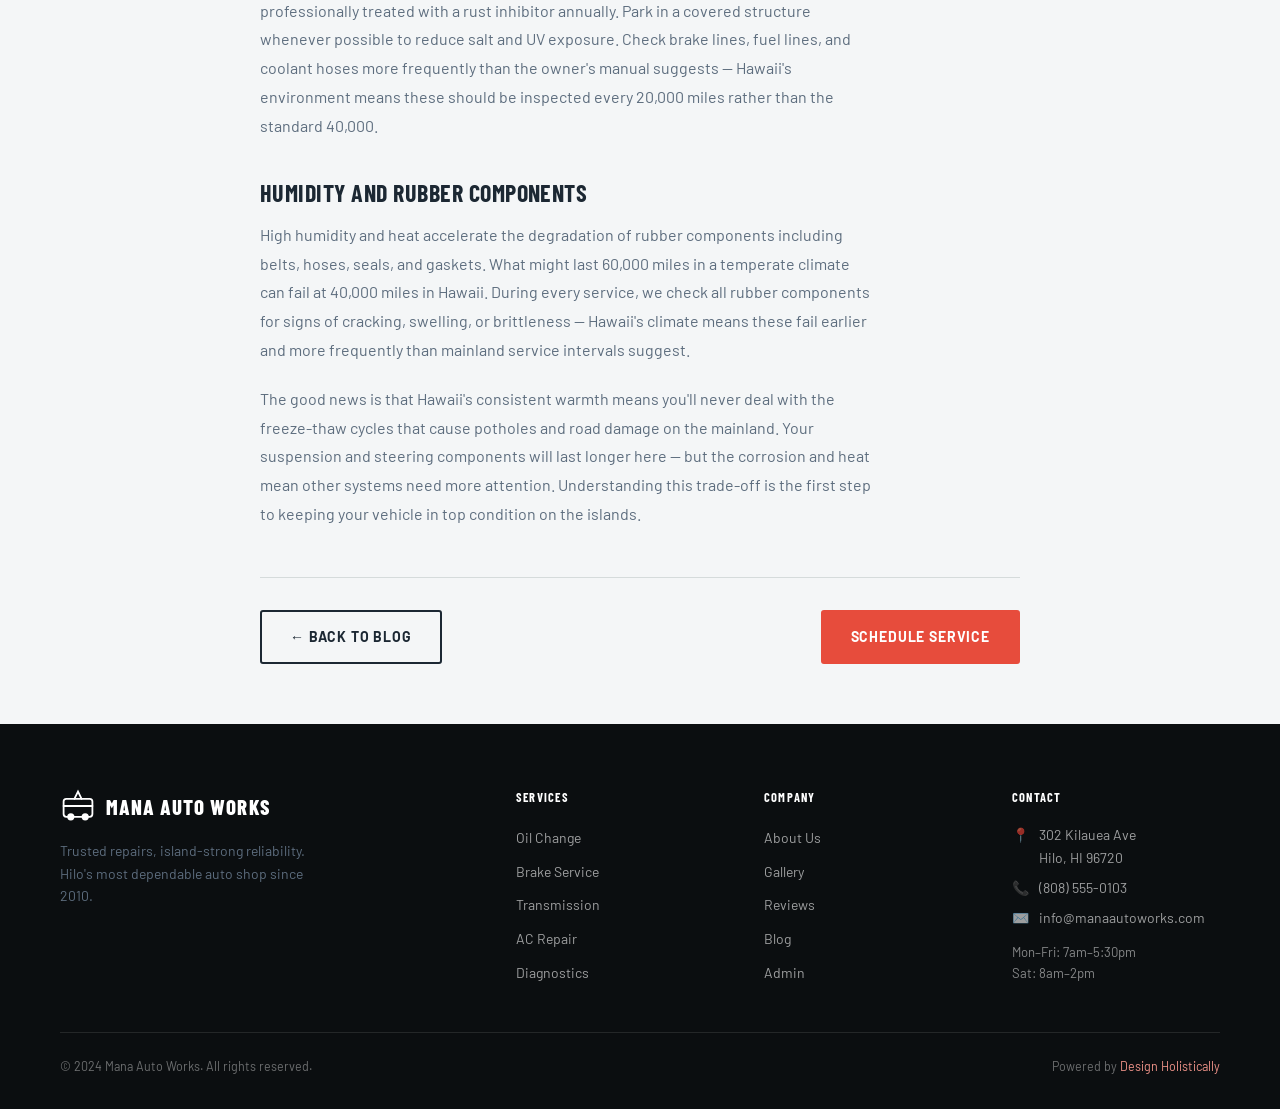
<file: blog-post-1.html>
<!DOCTYPE html>
<html lang="en" data-theme="light">
<head>
  <meta charset="UTF-8"><meta name="viewport" content="width=device-width, initial-scale=1.0">
  <title>Car Maintenance in Hawaii's Humidity: What You Need to Know | Mana Auto Works — Hilo, Hawaii</title>
  <meta name="description" content="Mana Auto Works offers trusted auto repair in Hilo, Hawaii. Oil changes, brakes, transmission, AC, diagnostics, and more.">
  <meta property="og:title" content="Car Maintenance in Hawaii's Humidity: What You Need to Know | Mana Auto Works">
  <meta property="og:image" content="images/hero.png">
  <link rel="icon" href="data:image/svg+xml,<svg xmlns='http://www.w3.org/2000/svg' viewBox='0 0 32 32'><text y='28' font-size='28'>🔧</text></svg>">
  <link rel="stylesheet" href="css/style.css">
  <script type="application/ld+json">
  {"@context":"https://schema.org","@type":"AutoRepair","name":"Mana Auto Works","description":"Trusted auto repair shop in Hilo, Hawaii Island.","telephone":"(808) 555-0103","address":{"@type":"PostalAddress","streetAddress":"302 Kilauea Ave","addressLocality":"Hilo","addressRegion":"HI","postalCode":"96720","addressCountry":"US"},"openingHours":["Mo-Fr 07:00-17:30","Sa 08:00-14:00"]}
  </script>
  <link rel="icon" type="image/x-icon" href="images/favicon.ico">
  <link rel="icon" type="image/png" sizes="32x32" href="images/favicon-32x32.png">
  <link rel="icon" type="image/png" sizes="16x16" href="images/favicon-16x16.png">
  <link rel="apple-touch-icon" sizes="180x180" href="images/apple-touch-icon.png">
</head>
<body class="page-wrapper">
  <header class="header">
    <nav class="nav container">
      <a href="index.html" class="nav-logo">
        <svg viewBox="0 0 40 40" fill="none" width="36" height="36" aria-label="Mana Auto Works">
          <rect x="4" y="12" width="32" height="20" rx="3" stroke="currentColor" stroke-width="2"/>
          <circle cx="12" cy="32" r="4" fill="currentColor"/>
          <circle cx="28" cy="32" r="4" fill="currentColor"/>
          <path d="M4 20h32M16 12l4-8 4 8" stroke="currentColor" stroke-width="2" stroke-linecap="round"/>
        </svg>
        Mana Auto Works
      </a>
      <ul class="nav-links">
        <li><a href="index.html" >Home</a></li>
        <li><a href="services.html" >Services</a></li>
        <li><a href="about.html" >About</a></li>
        <li><a href="gallery.html" >Gallery</a></li>
        <li><a href="blog.html" class='active'>Blog</a></li>
        <li><a href="reviews.html" >Reviews</a></li>
        <li><a href="faq.html" >FAQ</a></li>
      </ul>
      <div class="nav-actions">
        <button class="btn-theme" id="themeToggle" aria-label="Toggle dark mode"></button>
        <a href="booking.html" class="btn btn-nav">Schedule Service</a>
        <button class="hamburger" id="hamburger" aria-label="Menu"><span></span><span></span><span></span></button>
      </div>
    </nav>
  </header>
  <nav class="mobile-nav">
    <a href="index.html">Home</a><a href="services.html">Services</a><a href="about.html">About</a>
    <a href="gallery.html">Gallery</a><a href="blog.html">Blog</a><a href="booking.html" style="color:var(--accent)">Schedule Service</a>
  </nav>
  <div class="blog-post-header"><div class="container"><nav class="breadcrumb"><a href="index.html">Home</a><span>/</span><a href="blog.html">Blog</a><span>/</span><span style="color:rgba(255,255,255,0.7)">Car Maintenance in Hawaii's Humidit...</span></nav><h1 style="max-width:760px">Car Maintenance in Hawaii's Humidity: What You Need to Know</h1><div class="blog-post-meta">June 20, 2024 · Mana Auto Works</div></div></div>
  <div class="blog-post-content"><img src="images/blog-1.png" alt="Car Maintenance in Hawaii's Humidity: What You Need to Know"><p>If you've recently moved to Hawaii from the mainland, one of the first things you'll notice is how different your car's maintenance needs are. The combination of salt air, high humidity, heavy rainfall, and intense UV radiation creates a unique environment that accelerates wear on components that would last twice as long in a drier climate.</p>
     <h2>Salt Air and Corrosion</h2>
     <p>The most significant threat to vehicles in coastal Hawaii is salt-air corrosion. Salt particles carried in the trade winds deposit on every exposed metal surface, and when combined with moisture, they catalyze a corrosion process that eats through brake lines, exhaust components, fuel lines, and frame members faster than you'd believe. This is why undercarriage inspections are a central part of every service we perform at Mana Auto Works — we're specifically looking for early-stage rust that can be treated before it becomes structural.</p>
     <h2>What to Do</h2>
     <p>Rinse your vehicle regularly, including the undercarriage. Many car washes have undercarriage spray options — use them. Consider having your undercarriage professionally treated with a rust inhibitor annually. Park in a covered structure whenever possible to reduce salt and UV exposure. Check brake lines, fuel lines, and coolant hoses more frequently than the owner's manual suggests — Hawaii's environment means these should be inspected every 20,000 miles rather than the standard 40,000.</p>
     <h2>Humidity and Rubber Components</h2>
     <p>High humidity and heat accelerate the degradation of rubber components including belts, hoses, seals, and gaskets. What might last 60,000 miles in a temperate climate can fail at 40,000 miles in Hawaii. During every service, we check all rubber components for signs of cracking, swelling, or brittleness — Hawaii's climate means these fail earlier and more frequently than mainland service intervals suggest.</p>
     <p>The good news is that Hawaii's consistent warmth means you'll never deal with the freeze-thaw cycles that cause potholes and road damage on the mainland. Your suspension and steering components will last longer here — but the corrosion and heat mean other systems need more attention. Understanding this trade-off is the first step to keeping your vehicle in top condition on the islands.</p>
    <div style="margin-top:48px;padding-top:32px;border-top:1px solid var(--border);display:flex;justify-content:space-between;flex-wrap:wrap;gap:16px">
      <a href="blog.html" class="btn btn-outline">← Back to Blog</a><a href="booking.html" class="btn btn-primary">Schedule Service</a>
    </div>
  </div>

  <footer class="footer">
    <div class="container">
      <div class="footer-grid">
        <div class="footer-brand">
          <a href="index.html" class="nav-logo" style="color:#fff">
            <svg viewBox="0 0 40 40" fill="none" width="32" height="32"><rect x="4" y="12" width="32" height="20" rx="3" stroke="currentColor" stroke-width="2"/><circle cx="12" cy="32" r="4" fill="currentColor"/><circle cx="28" cy="32" r="4" fill="currentColor"/><path d="M4 20h32M16 12l4-8 4 8" stroke="currentColor" stroke-width="2" stroke-linecap="round"/></svg>
            Mana Auto Works
          </a>
          <p>Trusted repairs, island-strong reliability. Hilo's most dependable auto shop since 2010.</p>
        </div>
        <div><p class="footer-heading">Services</p><ul class="footer-links"><li><a href="services.html">Oil Change</a></li><li><a href="services.html">Brake Service</a></li><li><a href="services.html">Transmission</a></li><li><a href="services.html">AC Repair</a></li><li><a href="services.html">Diagnostics</a></li></ul></div>
        <div><p class="footer-heading">Company</p><ul class="footer-links"><li><a href="about.html">About Us</a></li><li><a href="gallery.html">Gallery</a></li><li><a href="reviews.html">Reviews</a></li><li><a href="blog.html">Blog</a></li><li><a href="admin.html">Admin</a></li></ul></div>
        <div>
          <p class="footer-heading">Contact</p>
          <div class="footer-contact-item"><span>📍</span><span>302 Kilauea Ave<br>Hilo, HI 96720</span></div>
          <div class="footer-contact-item"><span>📞</span><a href="tel:8085550103">(808) 555-0103</a></div>
          <div class="footer-contact-item"><span>✉️</span><a href="mailto:info@manaautoworks.com">info@manaautoworks.com</a></div>
          <div style="margin-top:12px;font-size:0.82rem;color:rgba(255,255,255,0.5)">Mon–Fri: 7am–5:30pm<br>Sat: 8am–2pm</div>
        </div>
      </div>
      <div class="footer-bottom">
        <p>© 2024 Mana Auto Works. All rights reserved.</p>
        <p class="powered-by">Powered by <a href="https://designholistically.com" target="_blank">Design Holistically</a></p>
      </div>
    </div>
  </footer>
  <button class="back-to-top" id="backToTop" aria-label="Back to top">↑</button><script src="js/main.js"></script></body></html>
</file>
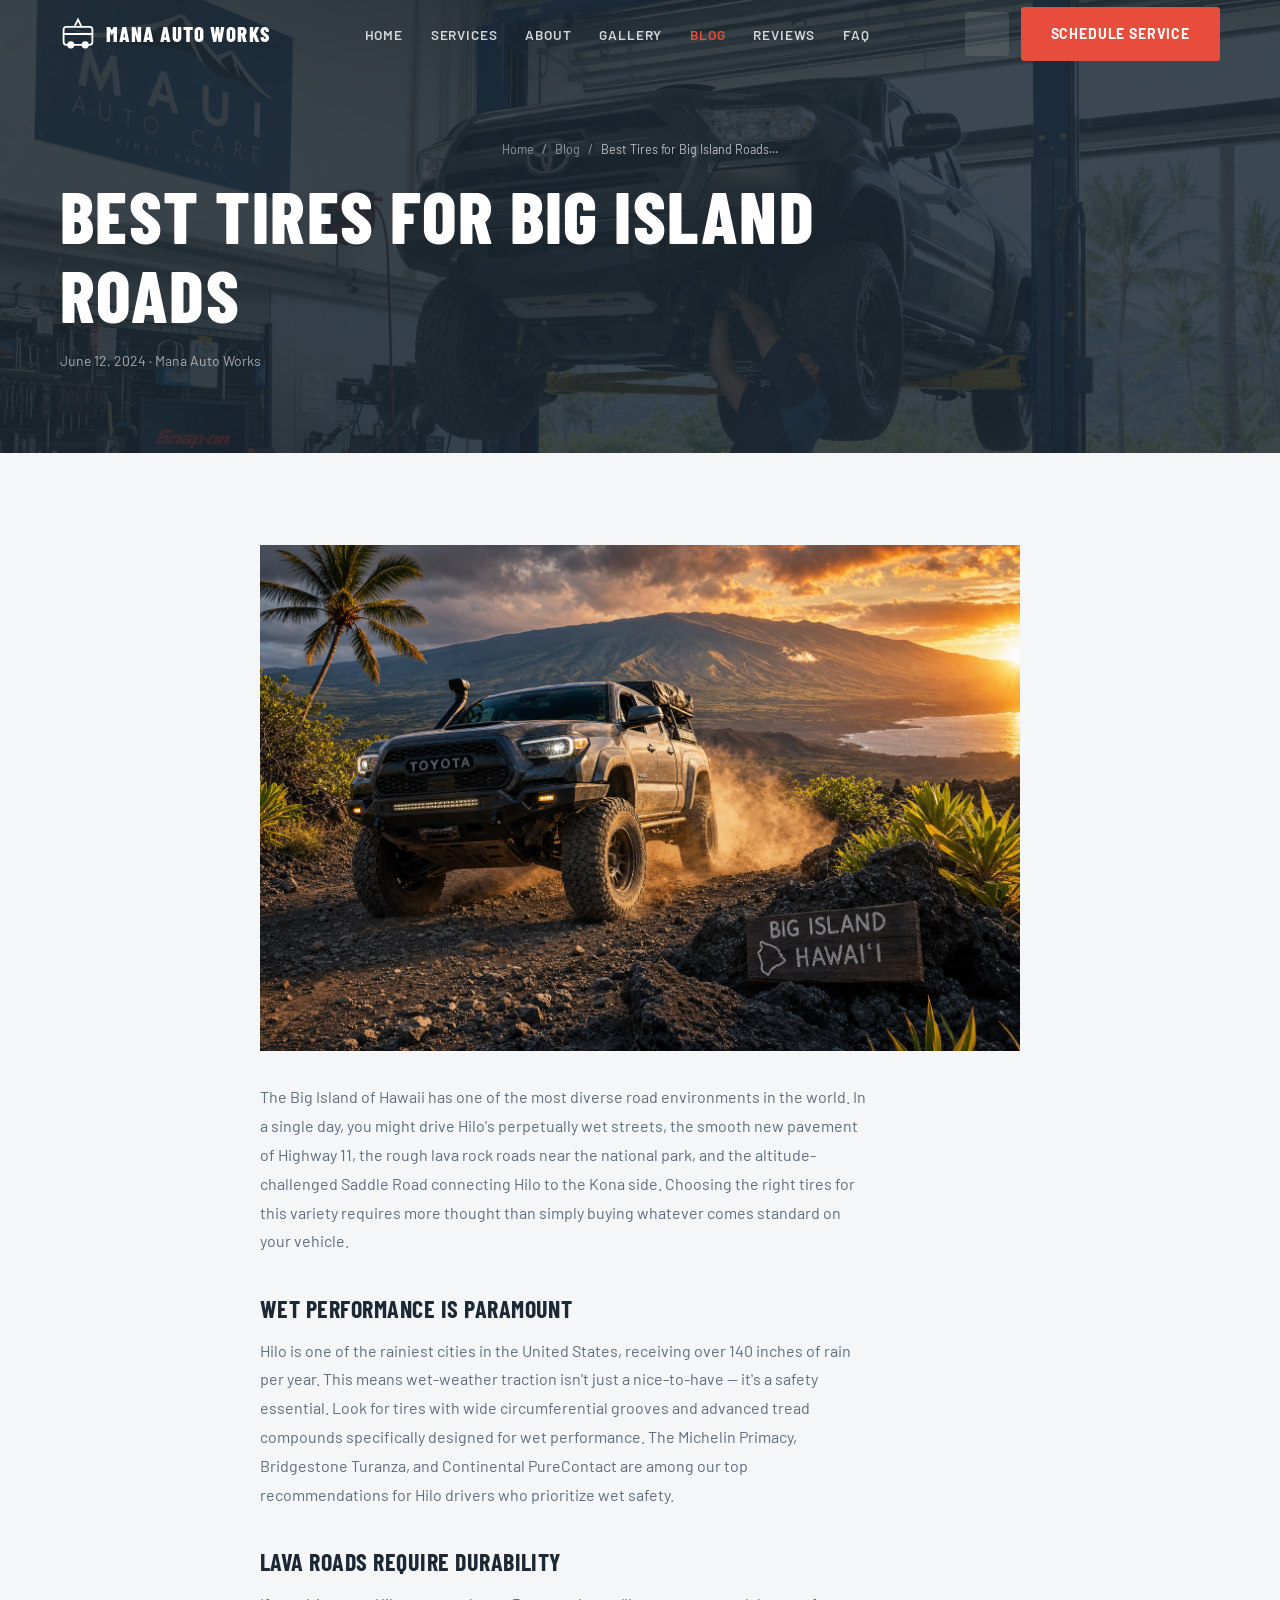
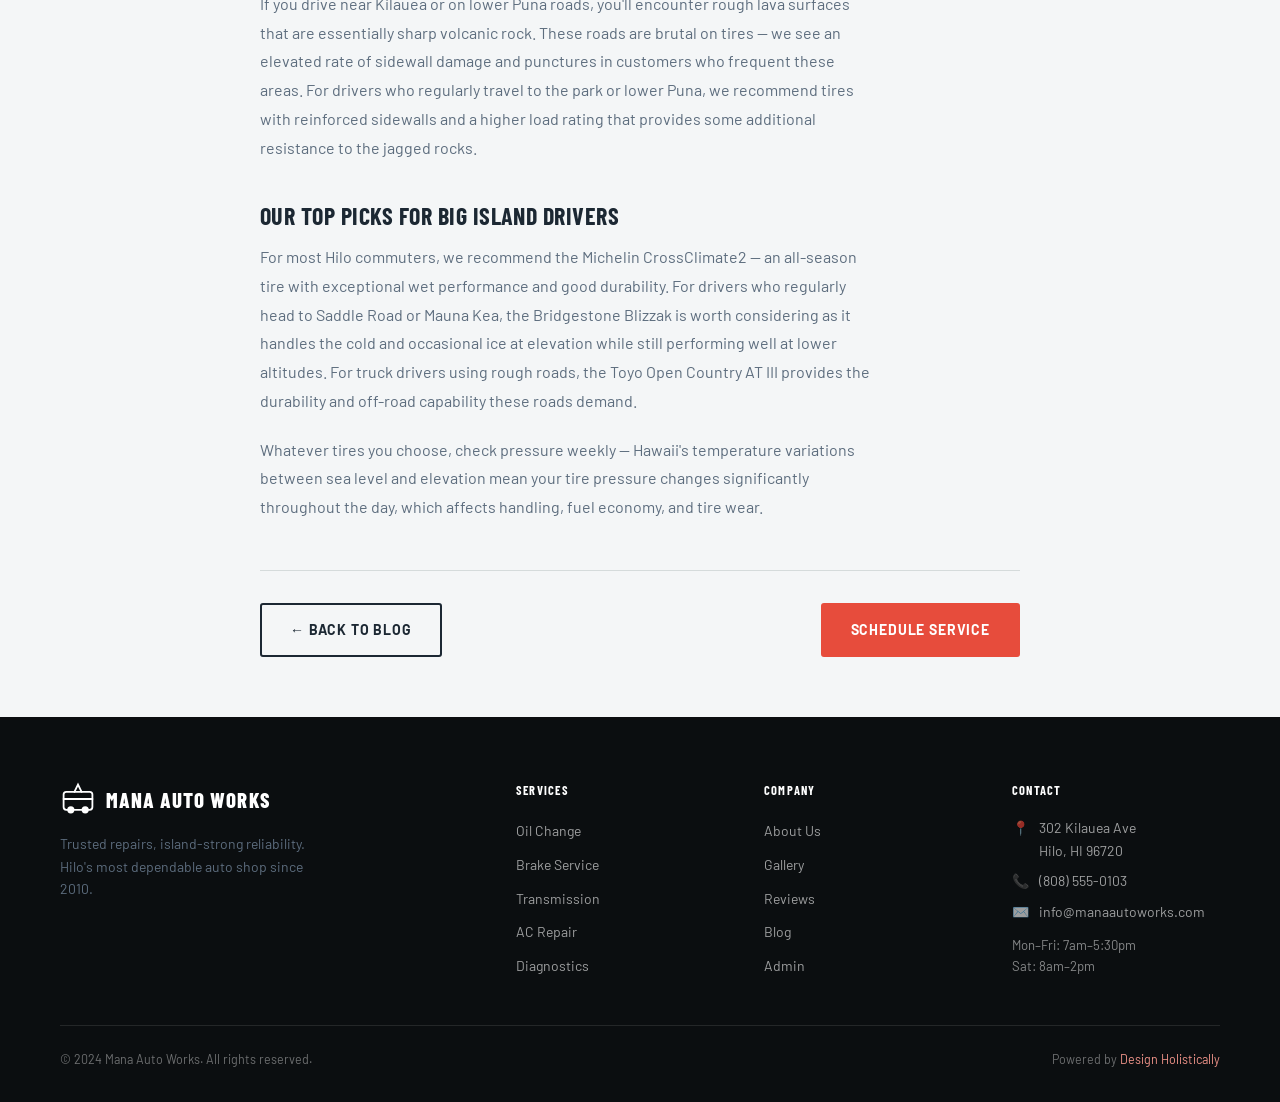
<file: blog-post-2.html>
<!DOCTYPE html>
<html lang="en" data-theme="light">
<head>
  <meta charset="UTF-8"><meta name="viewport" content="width=device-width, initial-scale=1.0">
  <title>Best Tires for Big Island Roads | Mana Auto Works — Hilo, Hawaii</title>
  <meta name="description" content="Mana Auto Works offers trusted auto repair in Hilo, Hawaii. Oil changes, brakes, transmission, AC, diagnostics, and more.">
  <meta property="og:title" content="Best Tires for Big Island Roads | Mana Auto Works">
  <meta property="og:image" content="images/hero.png">
  <link rel="icon" href="data:image/svg+xml,<svg xmlns='http://www.w3.org/2000/svg' viewBox='0 0 32 32'><text y='28' font-size='28'>🔧</text></svg>">
  <link rel="stylesheet" href="css/style.css">
  <script type="application/ld+json">
  {"@context":"https://schema.org","@type":"AutoRepair","name":"Mana Auto Works","description":"Trusted auto repair shop in Hilo, Hawaii Island.","telephone":"(808) 555-0103","address":{"@type":"PostalAddress","streetAddress":"302 Kilauea Ave","addressLocality":"Hilo","addressRegion":"HI","postalCode":"96720","addressCountry":"US"},"openingHours":["Mo-Fr 07:00-17:30","Sa 08:00-14:00"]}
  </script>
  <link rel="icon" type="image/x-icon" href="images/favicon.ico">
  <link rel="icon" type="image/png" sizes="32x32" href="images/favicon-32x32.png">
  <link rel="icon" type="image/png" sizes="16x16" href="images/favicon-16x16.png">
  <link rel="apple-touch-icon" sizes="180x180" href="images/apple-touch-icon.png">
</head>
<body class="page-wrapper">
  <header class="header">
    <nav class="nav container">
      <a href="index.html" class="nav-logo">
        <svg viewBox="0 0 40 40" fill="none" width="36" height="36" aria-label="Mana Auto Works">
          <rect x="4" y="12" width="32" height="20" rx="3" stroke="currentColor" stroke-width="2"/>
          <circle cx="12" cy="32" r="4" fill="currentColor"/>
          <circle cx="28" cy="32" r="4" fill="currentColor"/>
          <path d="M4 20h32M16 12l4-8 4 8" stroke="currentColor" stroke-width="2" stroke-linecap="round"/>
        </svg>
        Mana Auto Works
      </a>
      <ul class="nav-links">
        <li><a href="index.html" >Home</a></li>
        <li><a href="services.html" >Services</a></li>
        <li><a href="about.html" >About</a></li>
        <li><a href="gallery.html" >Gallery</a></li>
        <li><a href="blog.html" class='active'>Blog</a></li>
        <li><a href="reviews.html" >Reviews</a></li>
        <li><a href="faq.html" >FAQ</a></li>
      </ul>
      <div class="nav-actions">
        <button class="btn-theme" id="themeToggle" aria-label="Toggle dark mode"></button>
        <a href="booking.html" class="btn btn-nav">Schedule Service</a>
        <button class="hamburger" id="hamburger" aria-label="Menu"><span></span><span></span><span></span></button>
      </div>
    </nav>
  </header>
  <nav class="mobile-nav">
    <a href="index.html">Home</a><a href="services.html">Services</a><a href="about.html">About</a>
    <a href="gallery.html">Gallery</a><a href="blog.html">Blog</a><a href="booking.html" style="color:var(--accent)">Schedule Service</a>
  </nav>
  <div class="blog-post-header"><div class="container"><nav class="breadcrumb"><a href="index.html">Home</a><span>/</span><a href="blog.html">Blog</a><span>/</span><span style="color:rgba(255,255,255,0.7)">Best Tires for Big Island Roads...</span></nav><h1 style="max-width:760px">Best Tires for Big Island Roads</h1><div class="blog-post-meta">June 12, 2024 · Mana Auto Works</div></div></div>
  <div class="blog-post-content"><img src="images/blog-2.png" alt="Best Tires for Big Island Roads"><p>The Big Island of Hawaii has one of the most diverse road environments in the world. In a single day, you might drive Hilo's perpetually wet streets, the smooth new pavement of Highway 11, the rough lava rock roads near the national park, and the altitude-challenged Saddle Road connecting Hilo to the Kona side. Choosing the right tires for this variety requires more thought than simply buying whatever comes standard on your vehicle.</p>
     <h2>Wet Performance is Paramount</h2>
     <p>Hilo is one of the rainiest cities in the United States, receiving over 140 inches of rain per year. This means wet-weather traction isn't just a nice-to-have — it's a safety essential. Look for tires with wide circumferential grooves and advanced tread compounds specifically designed for wet performance. The Michelin Primacy, Bridgestone Turanza, and Continental PureContact are among our top recommendations for Hilo drivers who prioritize wet safety.</p>
     <h2>Lava Roads Require Durability</h2>
     <p>If you drive near Kilauea or on lower Puna roads, you'll encounter rough lava surfaces that are essentially sharp volcanic rock. These roads are brutal on tires — we see an elevated rate of sidewall damage and punctures in customers who frequent these areas. For drivers who regularly travel to the park or lower Puna, we recommend tires with reinforced sidewalls and a higher load rating that provides some additional resistance to the jagged rocks.</p>
     <h2>Our Top Picks for Big Island Drivers</h2>
     <p>For most Hilo commuters, we recommend the Michelin CrossClimate2 — an all-season tire with exceptional wet performance and good durability. For drivers who regularly head to Saddle Road or Mauna Kea, the Bridgestone Blizzak is worth considering as it handles the cold and occasional ice at elevation while still performing well at lower altitudes. For truck drivers using rough roads, the Toyo Open Country AT III provides the durability and off-road capability these roads demand.</p>
     <p>Whatever tires you choose, check pressure weekly — Hawaii's temperature variations between sea level and elevation mean your tire pressure changes significantly throughout the day, which affects handling, fuel economy, and tire wear.</p>
    <div style="margin-top:48px;padding-top:32px;border-top:1px solid var(--border);display:flex;justify-content:space-between;flex-wrap:wrap;gap:16px">
      <a href="blog.html" class="btn btn-outline">← Back to Blog</a><a href="booking.html" class="btn btn-primary">Schedule Service</a>
    </div>
  </div>

  <footer class="footer">
    <div class="container">
      <div class="footer-grid">
        <div class="footer-brand">
          <a href="index.html" class="nav-logo" style="color:#fff">
            <svg viewBox="0 0 40 40" fill="none" width="32" height="32"><rect x="4" y="12" width="32" height="20" rx="3" stroke="currentColor" stroke-width="2"/><circle cx="12" cy="32" r="4" fill="currentColor"/><circle cx="28" cy="32" r="4" fill="currentColor"/><path d="M4 20h32M16 12l4-8 4 8" stroke="currentColor" stroke-width="2" stroke-linecap="round"/></svg>
            Mana Auto Works
          </a>
          <p>Trusted repairs, island-strong reliability. Hilo's most dependable auto shop since 2010.</p>
        </div>
        <div><p class="footer-heading">Services</p><ul class="footer-links"><li><a href="services.html">Oil Change</a></li><li><a href="services.html">Brake Service</a></li><li><a href="services.html">Transmission</a></li><li><a href="services.html">AC Repair</a></li><li><a href="services.html">Diagnostics</a></li></ul></div>
        <div><p class="footer-heading">Company</p><ul class="footer-links"><li><a href="about.html">About Us</a></li><li><a href="gallery.html">Gallery</a></li><li><a href="reviews.html">Reviews</a></li><li><a href="blog.html">Blog</a></li><li><a href="admin.html">Admin</a></li></ul></div>
        <div>
          <p class="footer-heading">Contact</p>
          <div class="footer-contact-item"><span>📍</span><span>302 Kilauea Ave<br>Hilo, HI 96720</span></div>
          <div class="footer-contact-item"><span>📞</span><a href="tel:8085550103">(808) 555-0103</a></div>
          <div class="footer-contact-item"><span>✉️</span><a href="mailto:info@manaautoworks.com">info@manaautoworks.com</a></div>
          <div style="margin-top:12px;font-size:0.82rem;color:rgba(255,255,255,0.5)">Mon–Fri: 7am–5:30pm<br>Sat: 8am–2pm</div>
        </div>
      </div>
      <div class="footer-bottom">
        <p>© 2024 Mana Auto Works. All rights reserved.</p>
        <p class="powered-by">Powered by <a href="https://designholistically.com" target="_blank">Design Holistically</a></p>
      </div>
    </div>
  </footer>
  <button class="back-to-top" id="backToTop" aria-label="Back to top">↑</button><script src="js/main.js"></script></body></html>
</file>
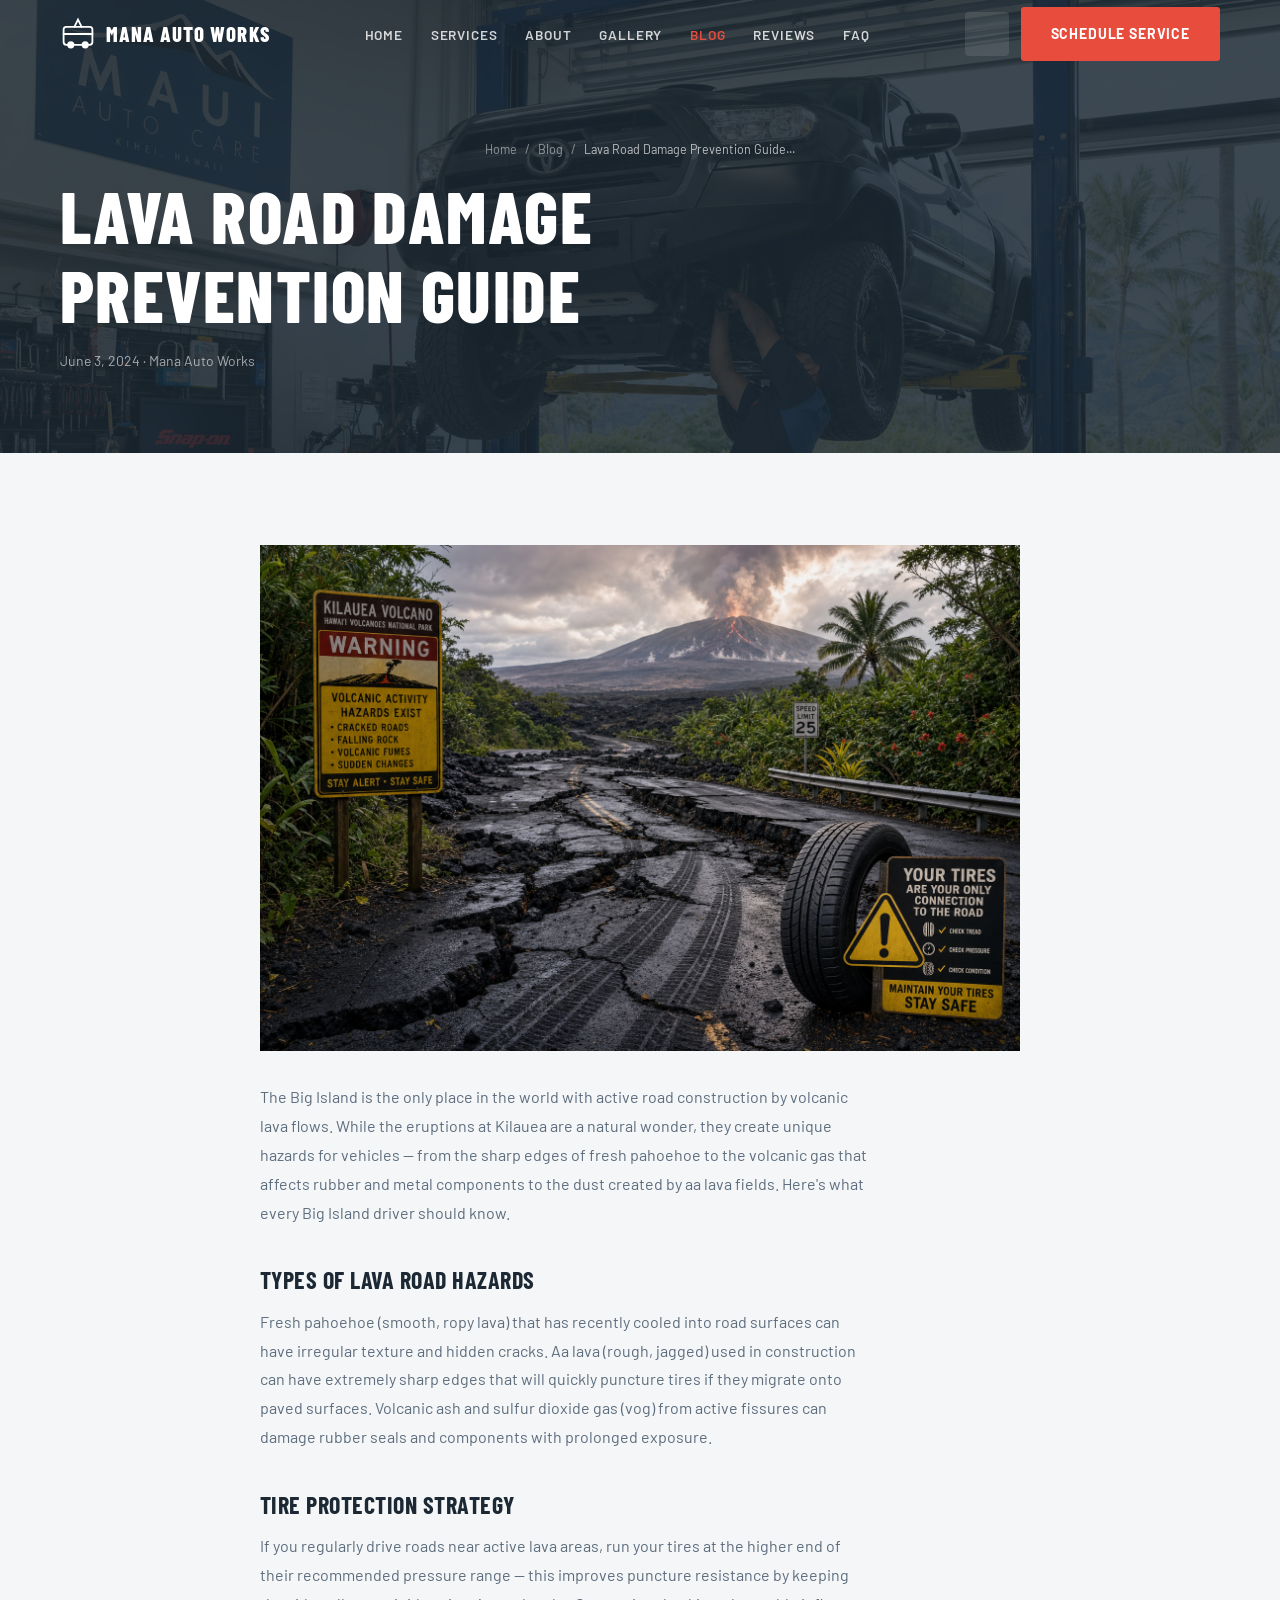
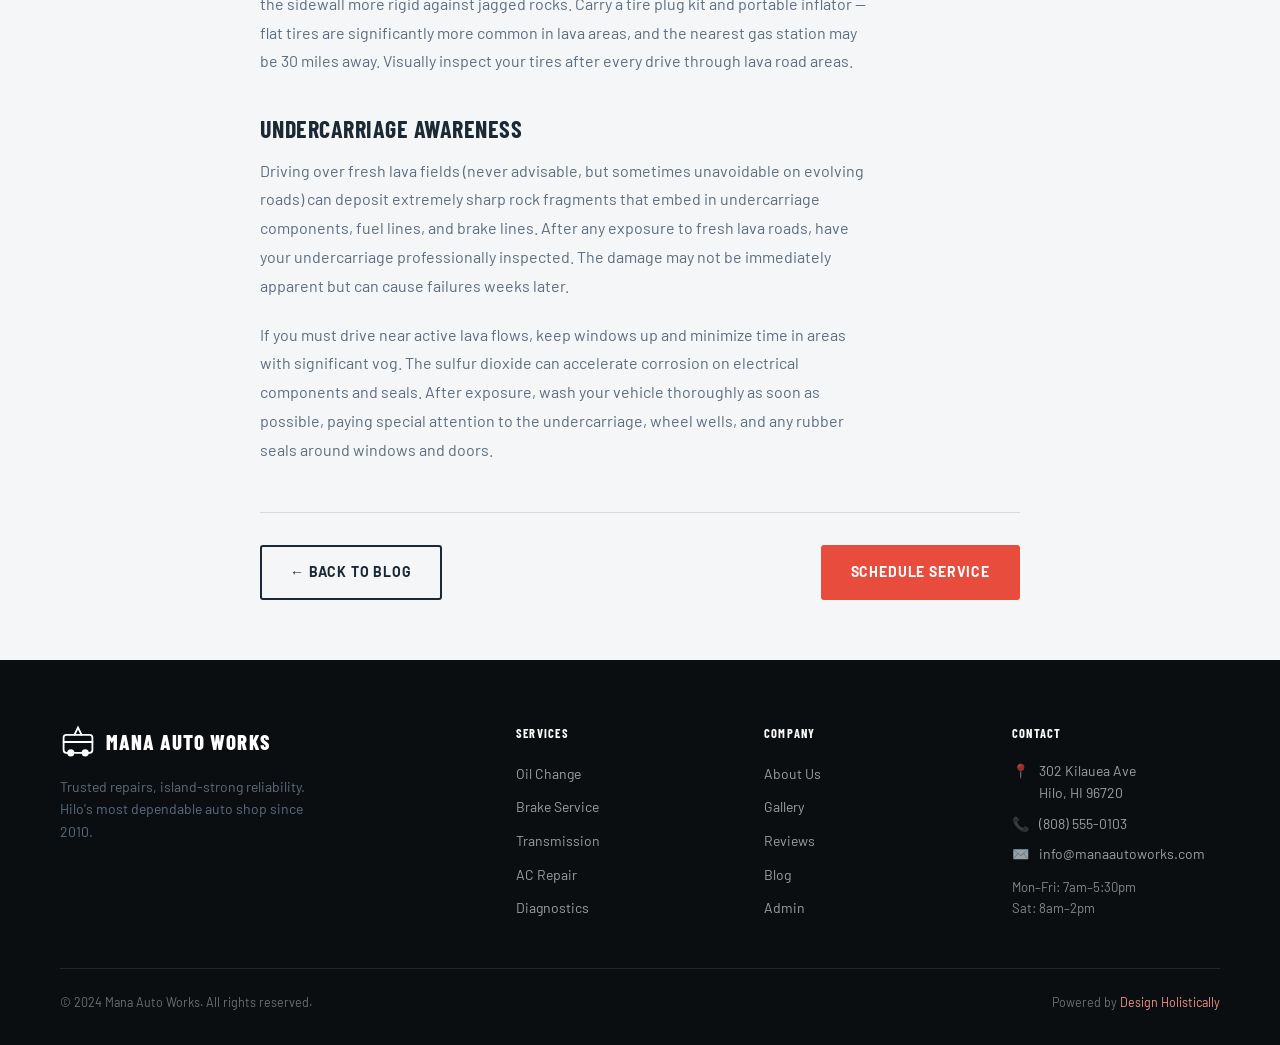
<file: blog-post-3.html>
<!DOCTYPE html>
<html lang="en" data-theme="light">
<head>
  <meta charset="UTF-8"><meta name="viewport" content="width=device-width, initial-scale=1.0">
  <title>Lava Road Damage Prevention Guide | Mana Auto Works — Hilo, Hawaii</title>
  <meta name="description" content="Mana Auto Works offers trusted auto repair in Hilo, Hawaii. Oil changes, brakes, transmission, AC, diagnostics, and more.">
  <meta property="og:title" content="Lava Road Damage Prevention Guide | Mana Auto Works">
  <meta property="og:image" content="images/hero.png">
  <link rel="icon" href="data:image/svg+xml,<svg xmlns='http://www.w3.org/2000/svg' viewBox='0 0 32 32'><text y='28' font-size='28'>🔧</text></svg>">
  <link rel="stylesheet" href="css/style.css">
  <script type="application/ld+json">
  {"@context":"https://schema.org","@type":"AutoRepair","name":"Mana Auto Works","description":"Trusted auto repair shop in Hilo, Hawaii Island.","telephone":"(808) 555-0103","address":{"@type":"PostalAddress","streetAddress":"302 Kilauea Ave","addressLocality":"Hilo","addressRegion":"HI","postalCode":"96720","addressCountry":"US"},"openingHours":["Mo-Fr 07:00-17:30","Sa 08:00-14:00"]}
  </script>
  <link rel="icon" type="image/x-icon" href="images/favicon.ico">
  <link rel="icon" type="image/png" sizes="32x32" href="images/favicon-32x32.png">
  <link rel="icon" type="image/png" sizes="16x16" href="images/favicon-16x16.png">
  <link rel="apple-touch-icon" sizes="180x180" href="images/apple-touch-icon.png">
</head>
<body class="page-wrapper">
  <header class="header">
    <nav class="nav container">
      <a href="index.html" class="nav-logo">
        <svg viewBox="0 0 40 40" fill="none" width="36" height="36" aria-label="Mana Auto Works">
          <rect x="4" y="12" width="32" height="20" rx="3" stroke="currentColor" stroke-width="2"/>
          <circle cx="12" cy="32" r="4" fill="currentColor"/>
          <circle cx="28" cy="32" r="4" fill="currentColor"/>
          <path d="M4 20h32M16 12l4-8 4 8" stroke="currentColor" stroke-width="2" stroke-linecap="round"/>
        </svg>
        Mana Auto Works
      </a>
      <ul class="nav-links">
        <li><a href="index.html" >Home</a></li>
        <li><a href="services.html" >Services</a></li>
        <li><a href="about.html" >About</a></li>
        <li><a href="gallery.html" >Gallery</a></li>
        <li><a href="blog.html" class='active'>Blog</a></li>
        <li><a href="reviews.html" >Reviews</a></li>
        <li><a href="faq.html" >FAQ</a></li>
      </ul>
      <div class="nav-actions">
        <button class="btn-theme" id="themeToggle" aria-label="Toggle dark mode"></button>
        <a href="booking.html" class="btn btn-nav">Schedule Service</a>
        <button class="hamburger" id="hamburger" aria-label="Menu"><span></span><span></span><span></span></button>
      </div>
    </nav>
  </header>
  <nav class="mobile-nav">
    <a href="index.html">Home</a><a href="services.html">Services</a><a href="about.html">About</a>
    <a href="gallery.html">Gallery</a><a href="blog.html">Blog</a><a href="booking.html" style="color:var(--accent)">Schedule Service</a>
  </nav>
  <div class="blog-post-header"><div class="container"><nav class="breadcrumb"><a href="index.html">Home</a><span>/</span><a href="blog.html">Blog</a><span>/</span><span style="color:rgba(255,255,255,0.7)">Lava Road Damage Prevention Guide...</span></nav><h1 style="max-width:760px">Lava Road Damage Prevention Guide</h1><div class="blog-post-meta">June 3, 2024 · Mana Auto Works</div></div></div>
  <div class="blog-post-content"><img src="images/blog-3.png" alt="Lava Road Damage Prevention Guide"><p>The Big Island is the only place in the world with active road construction by volcanic lava flows. While the eruptions at Kilauea are a natural wonder, they create unique hazards for vehicles — from the sharp edges of fresh pahoehoe to the volcanic gas that affects rubber and metal components to the dust created by aa lava fields. Here's what every Big Island driver should know.</p>
     <h2>Types of Lava Road Hazards</h2>
     <p>Fresh pahoehoe (smooth, ropy lava) that has recently cooled into road surfaces can have irregular texture and hidden cracks. Aa lava (rough, jagged) used in construction can have extremely sharp edges that will quickly puncture tires if they migrate onto paved surfaces. Volcanic ash and sulfur dioxide gas (vog) from active fissures can damage rubber seals and components with prolonged exposure.</p>
     <h2>Tire Protection Strategy</h2>
     <p>If you regularly drive roads near active lava areas, run your tires at the higher end of their recommended pressure range — this improves puncture resistance by keeping the sidewall more rigid against jagged rocks. Carry a tire plug kit and portable inflator — flat tires are significantly more common in lava areas, and the nearest gas station may be 30 miles away. Visually inspect your tires after every drive through lava road areas.</p>
     <h2>Undercarriage Awareness</h2>
     <p>Driving over fresh lava fields (never advisable, but sometimes unavoidable on evolving roads) can deposit extremely sharp rock fragments that embed in undercarriage components, fuel lines, and brake lines. After any exposure to fresh lava roads, have your undercarriage professionally inspected. The damage may not be immediately apparent but can cause failures weeks later.</p>
     <p>If you must drive near active lava flows, keep windows up and minimize time in areas with significant vog. The sulfur dioxide can accelerate corrosion on electrical components and seals. After exposure, wash your vehicle thoroughly as soon as possible, paying special attention to the undercarriage, wheel wells, and any rubber seals around windows and doors.</p>
    <div style="margin-top:48px;padding-top:32px;border-top:1px solid var(--border);display:flex;justify-content:space-between;flex-wrap:wrap;gap:16px">
      <a href="blog.html" class="btn btn-outline">← Back to Blog</a><a href="booking.html" class="btn btn-primary">Schedule Service</a>
    </div>
  </div>

  <footer class="footer">
    <div class="container">
      <div class="footer-grid">
        <div class="footer-brand">
          <a href="index.html" class="nav-logo" style="color:#fff">
            <svg viewBox="0 0 40 40" fill="none" width="32" height="32"><rect x="4" y="12" width="32" height="20" rx="3" stroke="currentColor" stroke-width="2"/><circle cx="12" cy="32" r="4" fill="currentColor"/><circle cx="28" cy="32" r="4" fill="currentColor"/><path d="M4 20h32M16 12l4-8 4 8" stroke="currentColor" stroke-width="2" stroke-linecap="round"/></svg>
            Mana Auto Works
          </a>
          <p>Trusted repairs, island-strong reliability. Hilo's most dependable auto shop since 2010.</p>
        </div>
        <div><p class="footer-heading">Services</p><ul class="footer-links"><li><a href="services.html">Oil Change</a></li><li><a href="services.html">Brake Service</a></li><li><a href="services.html">Transmission</a></li><li><a href="services.html">AC Repair</a></li><li><a href="services.html">Diagnostics</a></li></ul></div>
        <div><p class="footer-heading">Company</p><ul class="footer-links"><li><a href="about.html">About Us</a></li><li><a href="gallery.html">Gallery</a></li><li><a href="reviews.html">Reviews</a></li><li><a href="blog.html">Blog</a></li><li><a href="admin.html">Admin</a></li></ul></div>
        <div>
          <p class="footer-heading">Contact</p>
          <div class="footer-contact-item"><span>📍</span><span>302 Kilauea Ave<br>Hilo, HI 96720</span></div>
          <div class="footer-contact-item"><span>📞</span><a href="tel:8085550103">(808) 555-0103</a></div>
          <div class="footer-contact-item"><span>✉️</span><a href="mailto:info@manaautoworks.com">info@manaautoworks.com</a></div>
          <div style="margin-top:12px;font-size:0.82rem;color:rgba(255,255,255,0.5)">Mon–Fri: 7am–5:30pm<br>Sat: 8am–2pm</div>
        </div>
      </div>
      <div class="footer-bottom">
        <p>© 2024 Mana Auto Works. All rights reserved.</p>
        <p class="powered-by">Powered by <a href="https://designholistically.com" target="_blank">Design Holistically</a></p>
      </div>
    </div>
  </footer>
  <button class="back-to-top" id="backToTop" aria-label="Back to top">↑</button><script src="js/main.js"></script></body></html>
</file>
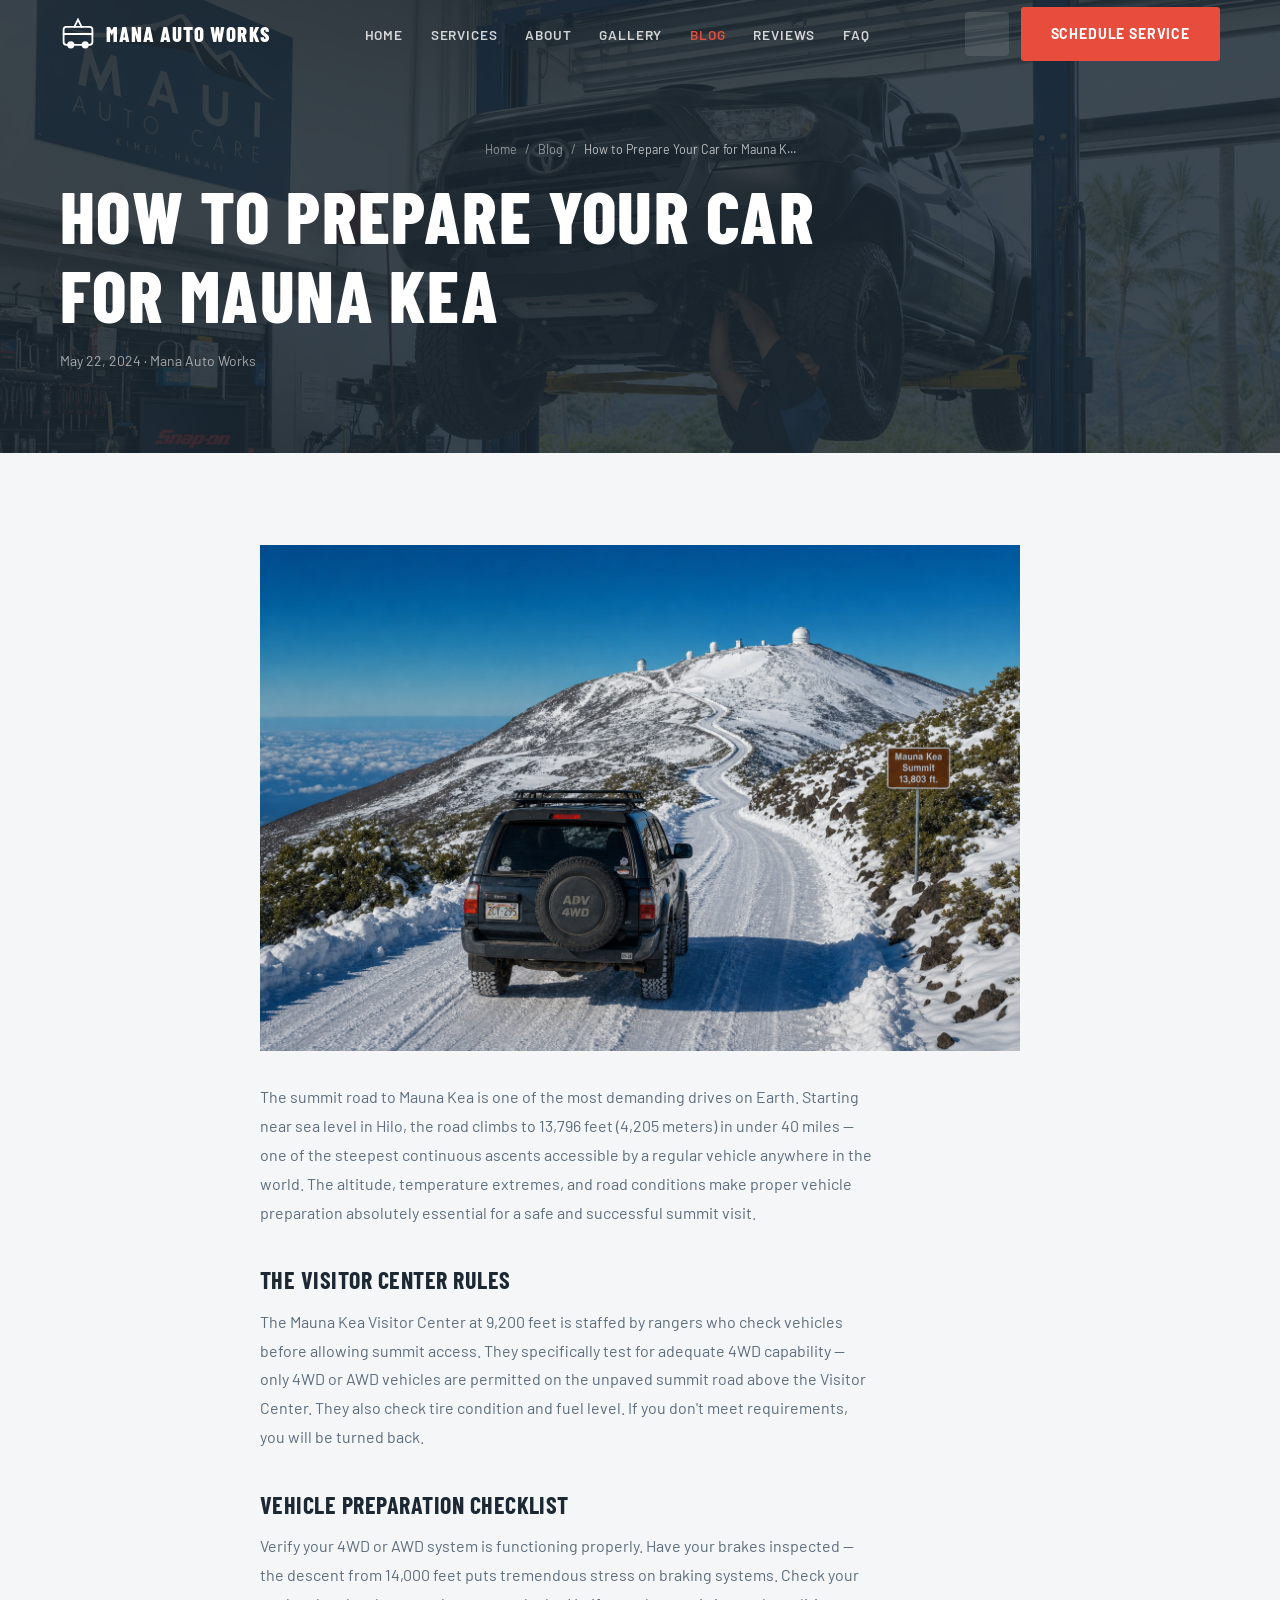
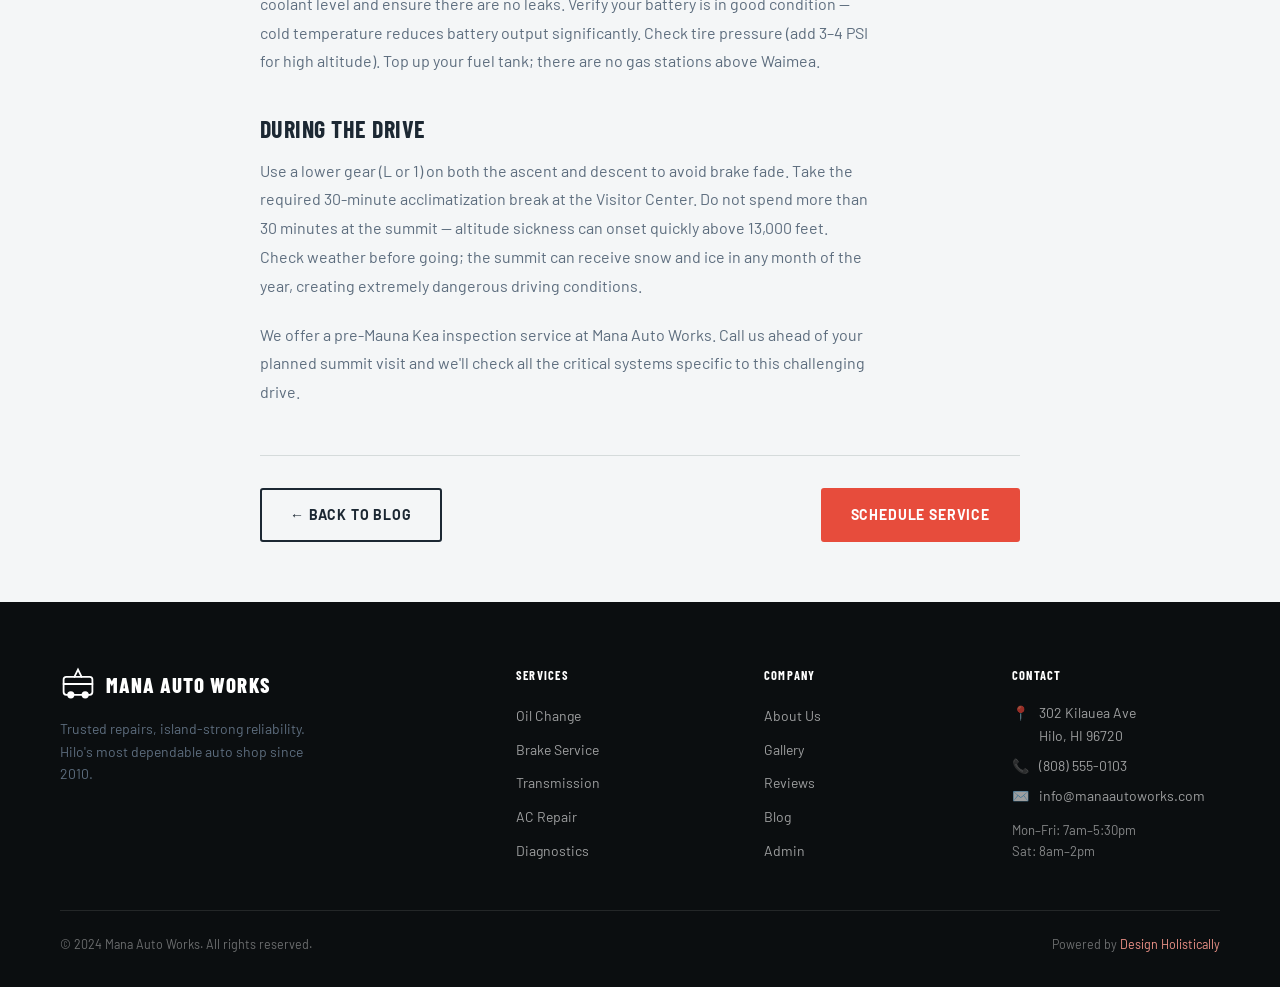
<file: blog-post-4.html>
<!DOCTYPE html>
<html lang="en" data-theme="light">
<head>
  <meta charset="UTF-8"><meta name="viewport" content="width=device-width, initial-scale=1.0">
  <title>How to Prepare Your Car for Mauna Kea | Mana Auto Works — Hilo, Hawaii</title>
  <meta name="description" content="Mana Auto Works offers trusted auto repair in Hilo, Hawaii. Oil changes, brakes, transmission, AC, diagnostics, and more.">
  <meta property="og:title" content="How to Prepare Your Car for Mauna Kea | Mana Auto Works">
  <meta property="og:image" content="images/hero.png">
  <link rel="icon" href="data:image/svg+xml,<svg xmlns='http://www.w3.org/2000/svg' viewBox='0 0 32 32'><text y='28' font-size='28'>🔧</text></svg>">
  <link rel="stylesheet" href="css/style.css">
  <script type="application/ld+json">
  {"@context":"https://schema.org","@type":"AutoRepair","name":"Mana Auto Works","description":"Trusted auto repair shop in Hilo, Hawaii Island.","telephone":"(808) 555-0103","address":{"@type":"PostalAddress","streetAddress":"302 Kilauea Ave","addressLocality":"Hilo","addressRegion":"HI","postalCode":"96720","addressCountry":"US"},"openingHours":["Mo-Fr 07:00-17:30","Sa 08:00-14:00"]}
  </script>
  <link rel="icon" type="image/x-icon" href="images/favicon.ico">
  <link rel="icon" type="image/png" sizes="32x32" href="images/favicon-32x32.png">
  <link rel="icon" type="image/png" sizes="16x16" href="images/favicon-16x16.png">
  <link rel="apple-touch-icon" sizes="180x180" href="images/apple-touch-icon.png">
</head>
<body class="page-wrapper">
  <header class="header">
    <nav class="nav container">
      <a href="index.html" class="nav-logo">
        <svg viewBox="0 0 40 40" fill="none" width="36" height="36" aria-label="Mana Auto Works">
          <rect x="4" y="12" width="32" height="20" rx="3" stroke="currentColor" stroke-width="2"/>
          <circle cx="12" cy="32" r="4" fill="currentColor"/>
          <circle cx="28" cy="32" r="4" fill="currentColor"/>
          <path d="M4 20h32M16 12l4-8 4 8" stroke="currentColor" stroke-width="2" stroke-linecap="round"/>
        </svg>
        Mana Auto Works
      </a>
      <ul class="nav-links">
        <li><a href="index.html" >Home</a></li>
        <li><a href="services.html" >Services</a></li>
        <li><a href="about.html" >About</a></li>
        <li><a href="gallery.html" >Gallery</a></li>
        <li><a href="blog.html" class='active'>Blog</a></li>
        <li><a href="reviews.html" >Reviews</a></li>
        <li><a href="faq.html" >FAQ</a></li>
      </ul>
      <div class="nav-actions">
        <button class="btn-theme" id="themeToggle" aria-label="Toggle dark mode"></button>
        <a href="booking.html" class="btn btn-nav">Schedule Service</a>
        <button class="hamburger" id="hamburger" aria-label="Menu"><span></span><span></span><span></span></button>
      </div>
    </nav>
  </header>
  <nav class="mobile-nav">
    <a href="index.html">Home</a><a href="services.html">Services</a><a href="about.html">About</a>
    <a href="gallery.html">Gallery</a><a href="blog.html">Blog</a><a href="booking.html" style="color:var(--accent)">Schedule Service</a>
  </nav>
  <div class="blog-post-header"><div class="container"><nav class="breadcrumb"><a href="index.html">Home</a><span>/</span><a href="blog.html">Blog</a><span>/</span><span style="color:rgba(255,255,255,0.7)">How to Prepare Your Car for Mauna K...</span></nav><h1 style="max-width:760px">How to Prepare Your Car for Mauna Kea</h1><div class="blog-post-meta">May 22, 2024 · Mana Auto Works</div></div></div>
  <div class="blog-post-content"><img src="images/blog-4.png" alt="How to Prepare Your Car for Mauna Kea"><p>The summit road to Mauna Kea is one of the most demanding drives on Earth. Starting near sea level in Hilo, the road climbs to 13,796 feet (4,205 meters) in under 40 miles — one of the steepest continuous ascents accessible by a regular vehicle anywhere in the world. The altitude, temperature extremes, and road conditions make proper vehicle preparation absolutely essential for a safe and successful summit visit.</p>
     <h2>The Visitor Center Rules</h2>
     <p>The Mauna Kea Visitor Center at 9,200 feet is staffed by rangers who check vehicles before allowing summit access. They specifically test for adequate 4WD capability — only 4WD or AWD vehicles are permitted on the unpaved summit road above the Visitor Center. They also check tire condition and fuel level. If you don't meet requirements, you will be turned back.</p>
     <h2>Vehicle Preparation Checklist</h2>
     <p>Verify your 4WD or AWD system is functioning properly. Have your brakes inspected — the descent from 14,000 feet puts tremendous stress on braking systems. Check your coolant level and ensure there are no leaks. Verify your battery is in good condition — cold temperature reduces battery output significantly. Check tire pressure (add 3–4 PSI for high altitude). Top up your fuel tank; there are no gas stations above Waimea.</p>
     <h2>During the Drive</h2>
     <p>Use a lower gear (L or 1) on both the ascent and descent to avoid brake fade. Take the required 30-minute acclimatization break at the Visitor Center. Do not spend more than 30 minutes at the summit — altitude sickness can onset quickly above 13,000 feet. Check weather before going; the summit can receive snow and ice in any month of the year, creating extremely dangerous driving conditions.</p>
     <p>We offer a pre-Mauna Kea inspection service at Mana Auto Works. Call us ahead of your planned summit visit and we'll check all the critical systems specific to this challenging drive.</p>
    <div style="margin-top:48px;padding-top:32px;border-top:1px solid var(--border);display:flex;justify-content:space-between;flex-wrap:wrap;gap:16px">
      <a href="blog.html" class="btn btn-outline">← Back to Blog</a><a href="booking.html" class="btn btn-primary">Schedule Service</a>
    </div>
  </div>

  <footer class="footer">
    <div class="container">
      <div class="footer-grid">
        <div class="footer-brand">
          <a href="index.html" class="nav-logo" style="color:#fff">
            <svg viewBox="0 0 40 40" fill="none" width="32" height="32"><rect x="4" y="12" width="32" height="20" rx="3" stroke="currentColor" stroke-width="2"/><circle cx="12" cy="32" r="4" fill="currentColor"/><circle cx="28" cy="32" r="4" fill="currentColor"/><path d="M4 20h32M16 12l4-8 4 8" stroke="currentColor" stroke-width="2" stroke-linecap="round"/></svg>
            Mana Auto Works
          </a>
          <p>Trusted repairs, island-strong reliability. Hilo's most dependable auto shop since 2010.</p>
        </div>
        <div><p class="footer-heading">Services</p><ul class="footer-links"><li><a href="services.html">Oil Change</a></li><li><a href="services.html">Brake Service</a></li><li><a href="services.html">Transmission</a></li><li><a href="services.html">AC Repair</a></li><li><a href="services.html">Diagnostics</a></li></ul></div>
        <div><p class="footer-heading">Company</p><ul class="footer-links"><li><a href="about.html">About Us</a></li><li><a href="gallery.html">Gallery</a></li><li><a href="reviews.html">Reviews</a></li><li><a href="blog.html">Blog</a></li><li><a href="admin.html">Admin</a></li></ul></div>
        <div>
          <p class="footer-heading">Contact</p>
          <div class="footer-contact-item"><span>📍</span><span>302 Kilauea Ave<br>Hilo, HI 96720</span></div>
          <div class="footer-contact-item"><span>📞</span><a href="tel:8085550103">(808) 555-0103</a></div>
          <div class="footer-contact-item"><span>✉️</span><a href="mailto:info@manaautoworks.com">info@manaautoworks.com</a></div>
          <div style="margin-top:12px;font-size:0.82rem;color:rgba(255,255,255,0.5)">Mon–Fri: 7am–5:30pm<br>Sat: 8am–2pm</div>
        </div>
      </div>
      <div class="footer-bottom">
        <p>© 2024 Mana Auto Works. All rights reserved.</p>
        <p class="powered-by">Powered by <a href="https://designholistically.com" target="_blank">Design Holistically</a></p>
      </div>
    </div>
  </footer>
  <button class="back-to-top" id="backToTop" aria-label="Back to top">↑</button><script src="js/main.js"></script></body></html>
</file>
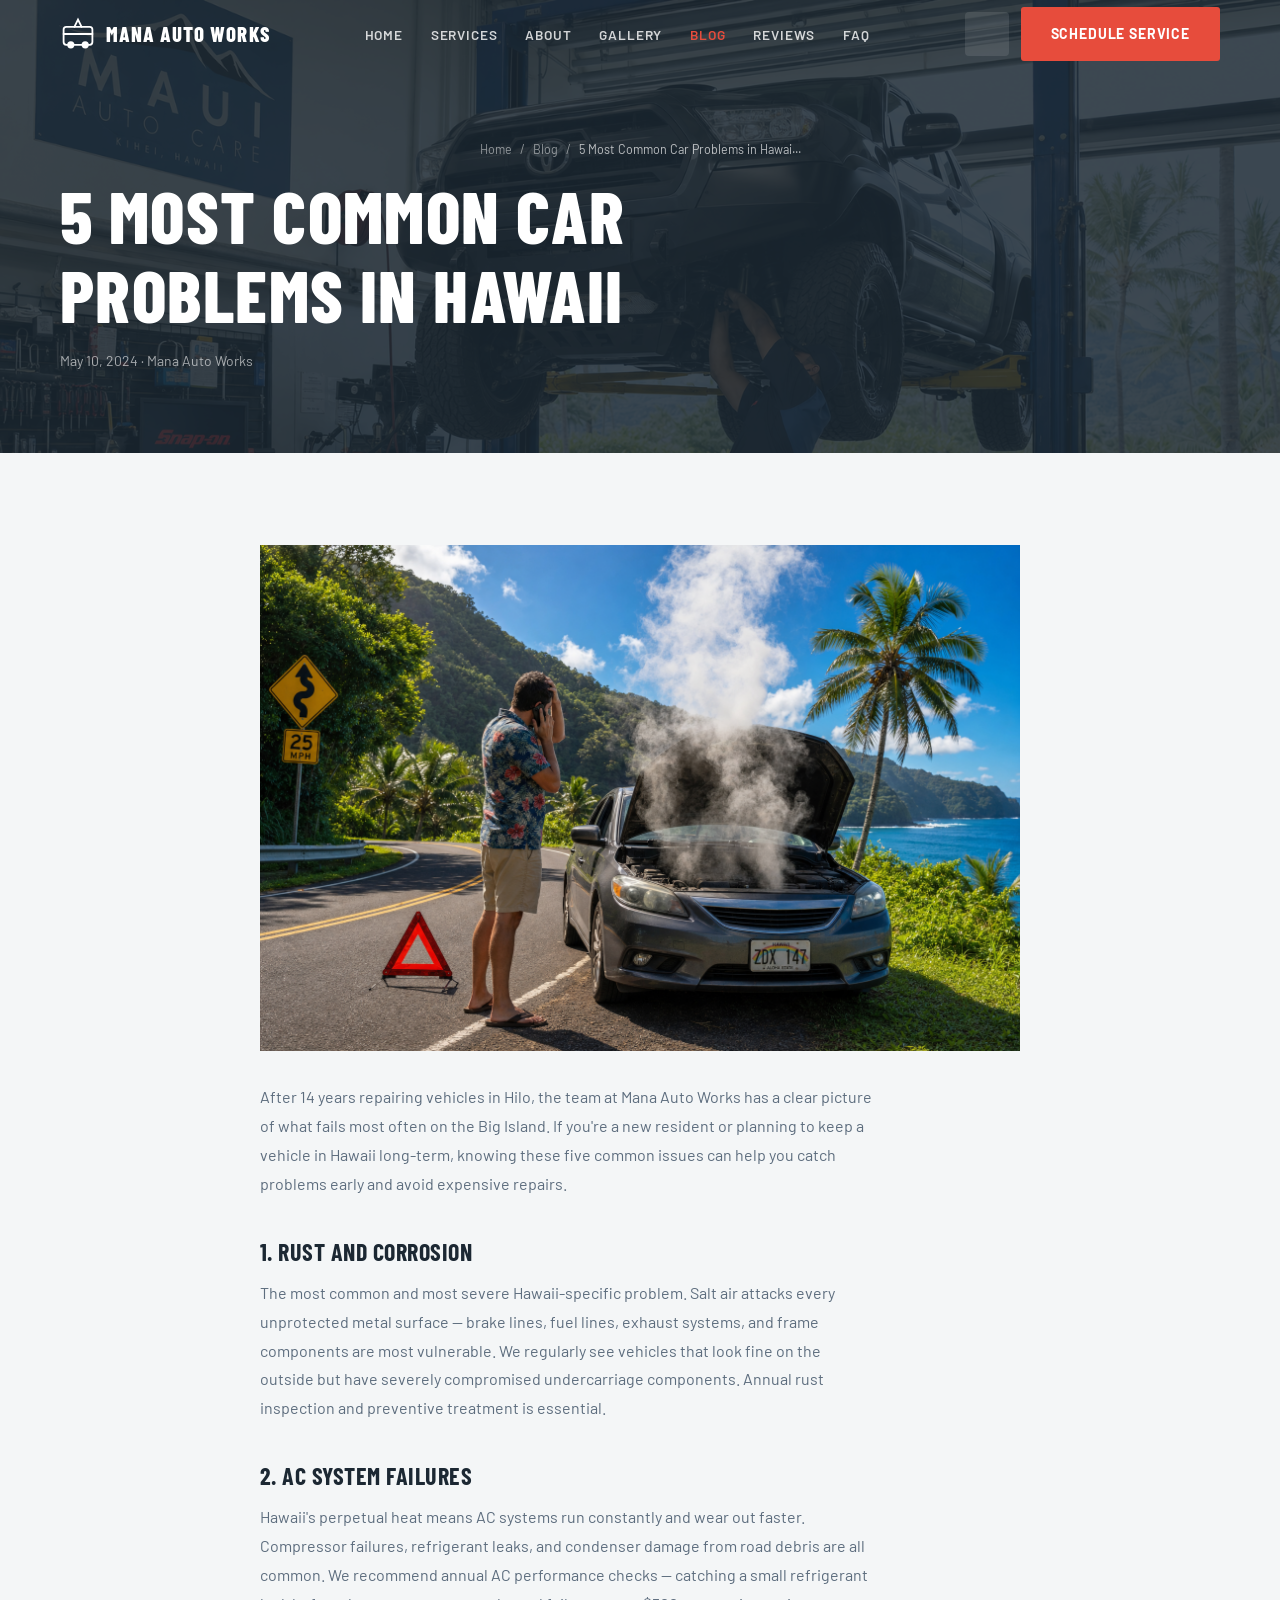
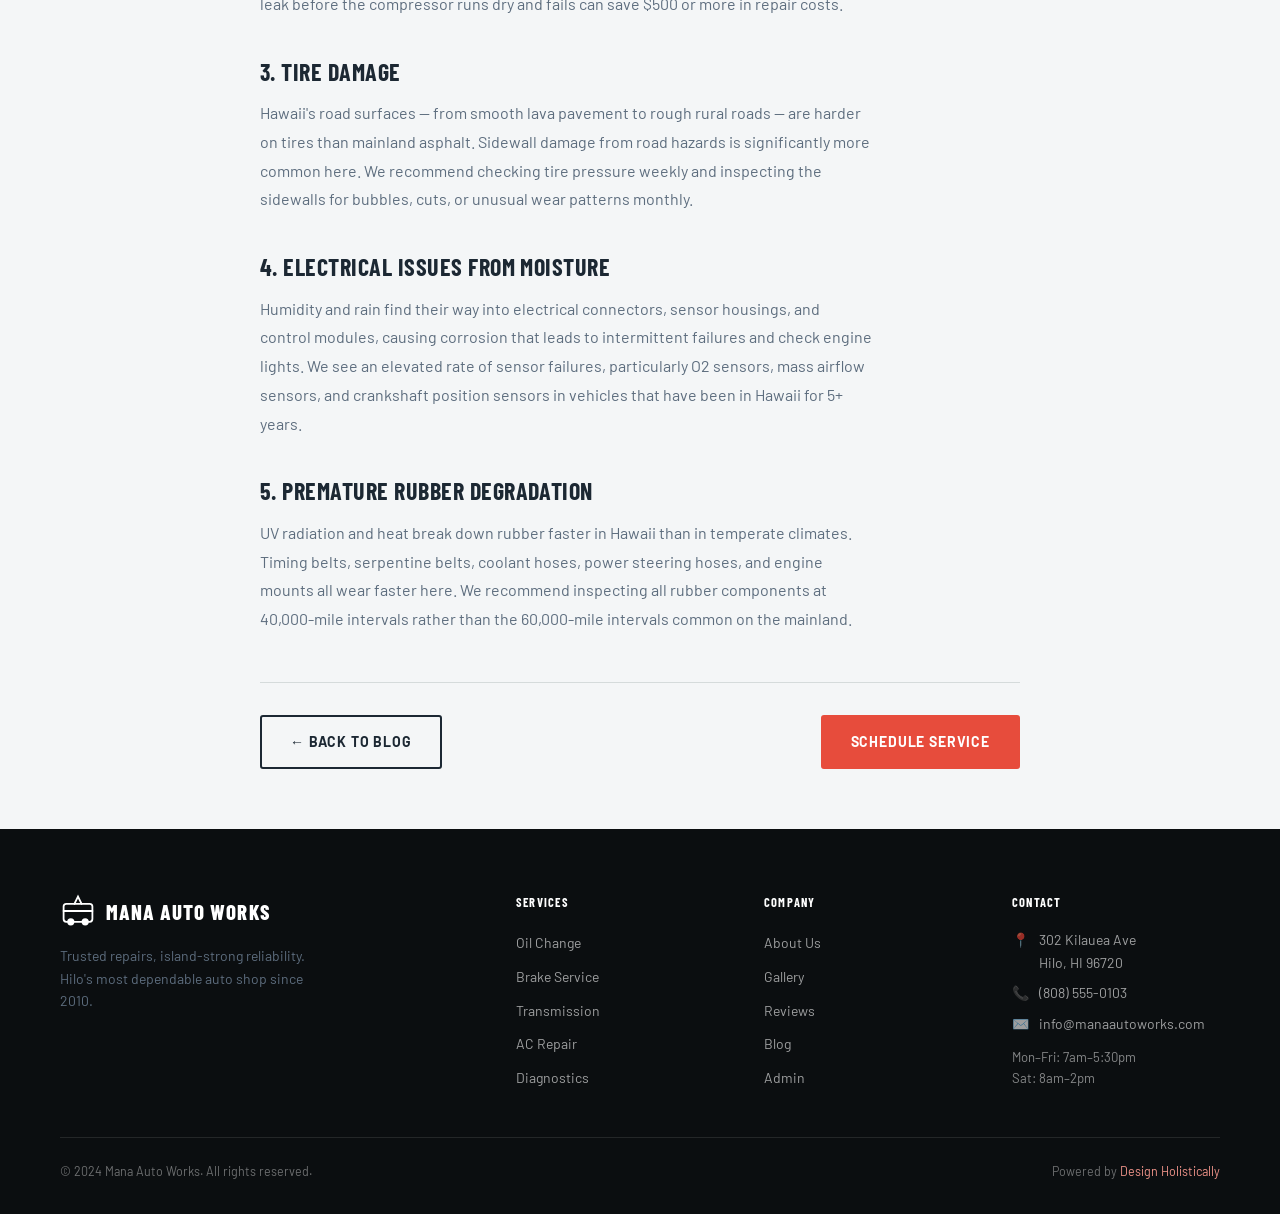
<file: blog-post-5.html>
<!DOCTYPE html>
<html lang="en" data-theme="light">
<head>
  <meta charset="UTF-8"><meta name="viewport" content="width=device-width, initial-scale=1.0">
  <title>5 Most Common Car Problems in Hawaii | Mana Auto Works — Hilo, Hawaii</title>
  <meta name="description" content="Mana Auto Works offers trusted auto repair in Hilo, Hawaii. Oil changes, brakes, transmission, AC, diagnostics, and more.">
  <meta property="og:title" content="5 Most Common Car Problems in Hawaii | Mana Auto Works">
  <meta property="og:image" content="images/hero.png">
  <link rel="icon" href="data:image/svg+xml,<svg xmlns='http://www.w3.org/2000/svg' viewBox='0 0 32 32'><text y='28' font-size='28'>🔧</text></svg>">
  <link rel="stylesheet" href="css/style.css">
  <script type="application/ld+json">
  {"@context":"https://schema.org","@type":"AutoRepair","name":"Mana Auto Works","description":"Trusted auto repair shop in Hilo, Hawaii Island.","telephone":"(808) 555-0103","address":{"@type":"PostalAddress","streetAddress":"302 Kilauea Ave","addressLocality":"Hilo","addressRegion":"HI","postalCode":"96720","addressCountry":"US"},"openingHours":["Mo-Fr 07:00-17:30","Sa 08:00-14:00"]}
  </script>
  <link rel="icon" type="image/x-icon" href="images/favicon.ico">
  <link rel="icon" type="image/png" sizes="32x32" href="images/favicon-32x32.png">
  <link rel="icon" type="image/png" sizes="16x16" href="images/favicon-16x16.png">
  <link rel="apple-touch-icon" sizes="180x180" href="images/apple-touch-icon.png">
</head>
<body class="page-wrapper">
  <header class="header">
    <nav class="nav container">
      <a href="index.html" class="nav-logo">
        <svg viewBox="0 0 40 40" fill="none" width="36" height="36" aria-label="Mana Auto Works">
          <rect x="4" y="12" width="32" height="20" rx="3" stroke="currentColor" stroke-width="2"/>
          <circle cx="12" cy="32" r="4" fill="currentColor"/>
          <circle cx="28" cy="32" r="4" fill="currentColor"/>
          <path d="M4 20h32M16 12l4-8 4 8" stroke="currentColor" stroke-width="2" stroke-linecap="round"/>
        </svg>
        Mana Auto Works
      </a>
      <ul class="nav-links">
        <li><a href="index.html" >Home</a></li>
        <li><a href="services.html" >Services</a></li>
        <li><a href="about.html" >About</a></li>
        <li><a href="gallery.html" >Gallery</a></li>
        <li><a href="blog.html" class='active'>Blog</a></li>
        <li><a href="reviews.html" >Reviews</a></li>
        <li><a href="faq.html" >FAQ</a></li>
      </ul>
      <div class="nav-actions">
        <button class="btn-theme" id="themeToggle" aria-label="Toggle dark mode"></button>
        <a href="booking.html" class="btn btn-nav">Schedule Service</a>
        <button class="hamburger" id="hamburger" aria-label="Menu"><span></span><span></span><span></span></button>
      </div>
    </nav>
  </header>
  <nav class="mobile-nav">
    <a href="index.html">Home</a><a href="services.html">Services</a><a href="about.html">About</a>
    <a href="gallery.html">Gallery</a><a href="blog.html">Blog</a><a href="booking.html" style="color:var(--accent)">Schedule Service</a>
  </nav>
  <div class="blog-post-header"><div class="container"><nav class="breadcrumb"><a href="index.html">Home</a><span>/</span><a href="blog.html">Blog</a><span>/</span><span style="color:rgba(255,255,255,0.7)">5 Most Common Car Problems in Hawai...</span></nav><h1 style="max-width:760px">5 Most Common Car Problems in Hawaii</h1><div class="blog-post-meta">May 10, 2024 · Mana Auto Works</div></div></div>
  <div class="blog-post-content"><img src="images/blog-5.png" alt="5 Most Common Car Problems in Hawaii"><p>After 14 years repairing vehicles in Hilo, the team at Mana Auto Works has a clear picture of what fails most often on the Big Island. If you're a new resident or planning to keep a vehicle in Hawaii long-term, knowing these five common issues can help you catch problems early and avoid expensive repairs.</p>
     <h2>1. Rust and Corrosion</h2>
     <p>The most common and most severe Hawaii-specific problem. Salt air attacks every unprotected metal surface — brake lines, fuel lines, exhaust systems, and frame components are most vulnerable. We regularly see vehicles that look fine on the outside but have severely compromised undercarriage components. Annual rust inspection and preventive treatment is essential.</p>
     <h2>2. AC System Failures</h2>
     <p>Hawaii's perpetual heat means AC systems run constantly and wear out faster. Compressor failures, refrigerant leaks, and condenser damage from road debris are all common. We recommend annual AC performance checks — catching a small refrigerant leak before the compressor runs dry and fails can save $500 or more in repair costs.</p>
     <h2>3. Tire Damage</h2>
     <p>Hawaii's road surfaces — from smooth lava pavement to rough rural roads — are harder on tires than mainland asphalt. Sidewall damage from road hazards is significantly more common here. We recommend checking tire pressure weekly and inspecting the sidewalls for bubbles, cuts, or unusual wear patterns monthly.</p>
     <h2>4. Electrical Issues from Moisture</h2>
     <p>Humidity and rain find their way into electrical connectors, sensor housings, and control modules, causing corrosion that leads to intermittent failures and check engine lights. We see an elevated rate of sensor failures, particularly O2 sensors, mass airflow sensors, and crankshaft position sensors in vehicles that have been in Hawaii for 5+ years.</p>
     <h2>5. Premature Rubber Degradation</h2>
     <p>UV radiation and heat break down rubber faster in Hawaii than in temperate climates. Timing belts, serpentine belts, coolant hoses, power steering hoses, and engine mounts all wear faster here. We recommend inspecting all rubber components at 40,000-mile intervals rather than the 60,000-mile intervals common on the mainland.</p>
    <div style="margin-top:48px;padding-top:32px;border-top:1px solid var(--border);display:flex;justify-content:space-between;flex-wrap:wrap;gap:16px">
      <a href="blog.html" class="btn btn-outline">← Back to Blog</a><a href="booking.html" class="btn btn-primary">Schedule Service</a>
    </div>
  </div>

  <footer class="footer">
    <div class="container">
      <div class="footer-grid">
        <div class="footer-brand">
          <a href="index.html" class="nav-logo" style="color:#fff">
            <svg viewBox="0 0 40 40" fill="none" width="32" height="32"><rect x="4" y="12" width="32" height="20" rx="3" stroke="currentColor" stroke-width="2"/><circle cx="12" cy="32" r="4" fill="currentColor"/><circle cx="28" cy="32" r="4" fill="currentColor"/><path d="M4 20h32M16 12l4-8 4 8" stroke="currentColor" stroke-width="2" stroke-linecap="round"/></svg>
            Mana Auto Works
          </a>
          <p>Trusted repairs, island-strong reliability. Hilo's most dependable auto shop since 2010.</p>
        </div>
        <div><p class="footer-heading">Services</p><ul class="footer-links"><li><a href="services.html">Oil Change</a></li><li><a href="services.html">Brake Service</a></li><li><a href="services.html">Transmission</a></li><li><a href="services.html">AC Repair</a></li><li><a href="services.html">Diagnostics</a></li></ul></div>
        <div><p class="footer-heading">Company</p><ul class="footer-links"><li><a href="about.html">About Us</a></li><li><a href="gallery.html">Gallery</a></li><li><a href="reviews.html">Reviews</a></li><li><a href="blog.html">Blog</a></li><li><a href="admin.html">Admin</a></li></ul></div>
        <div>
          <p class="footer-heading">Contact</p>
          <div class="footer-contact-item"><span>📍</span><span>302 Kilauea Ave<br>Hilo, HI 96720</span></div>
          <div class="footer-contact-item"><span>📞</span><a href="tel:8085550103">(808) 555-0103</a></div>
          <div class="footer-contact-item"><span>✉️</span><a href="mailto:info@manaautoworks.com">info@manaautoworks.com</a></div>
          <div style="margin-top:12px;font-size:0.82rem;color:rgba(255,255,255,0.5)">Mon–Fri: 7am–5:30pm<br>Sat: 8am–2pm</div>
        </div>
      </div>
      <div class="footer-bottom">
        <p>© 2024 Mana Auto Works. All rights reserved.</p>
        <p class="powered-by">Powered by <a href="https://designholistically.com" target="_blank">Design Holistically</a></p>
      </div>
    </div>
  </footer>
  <button class="back-to-top" id="backToTop" aria-label="Back to top">↑</button><script src="js/main.js"></script></body></html>
</file>
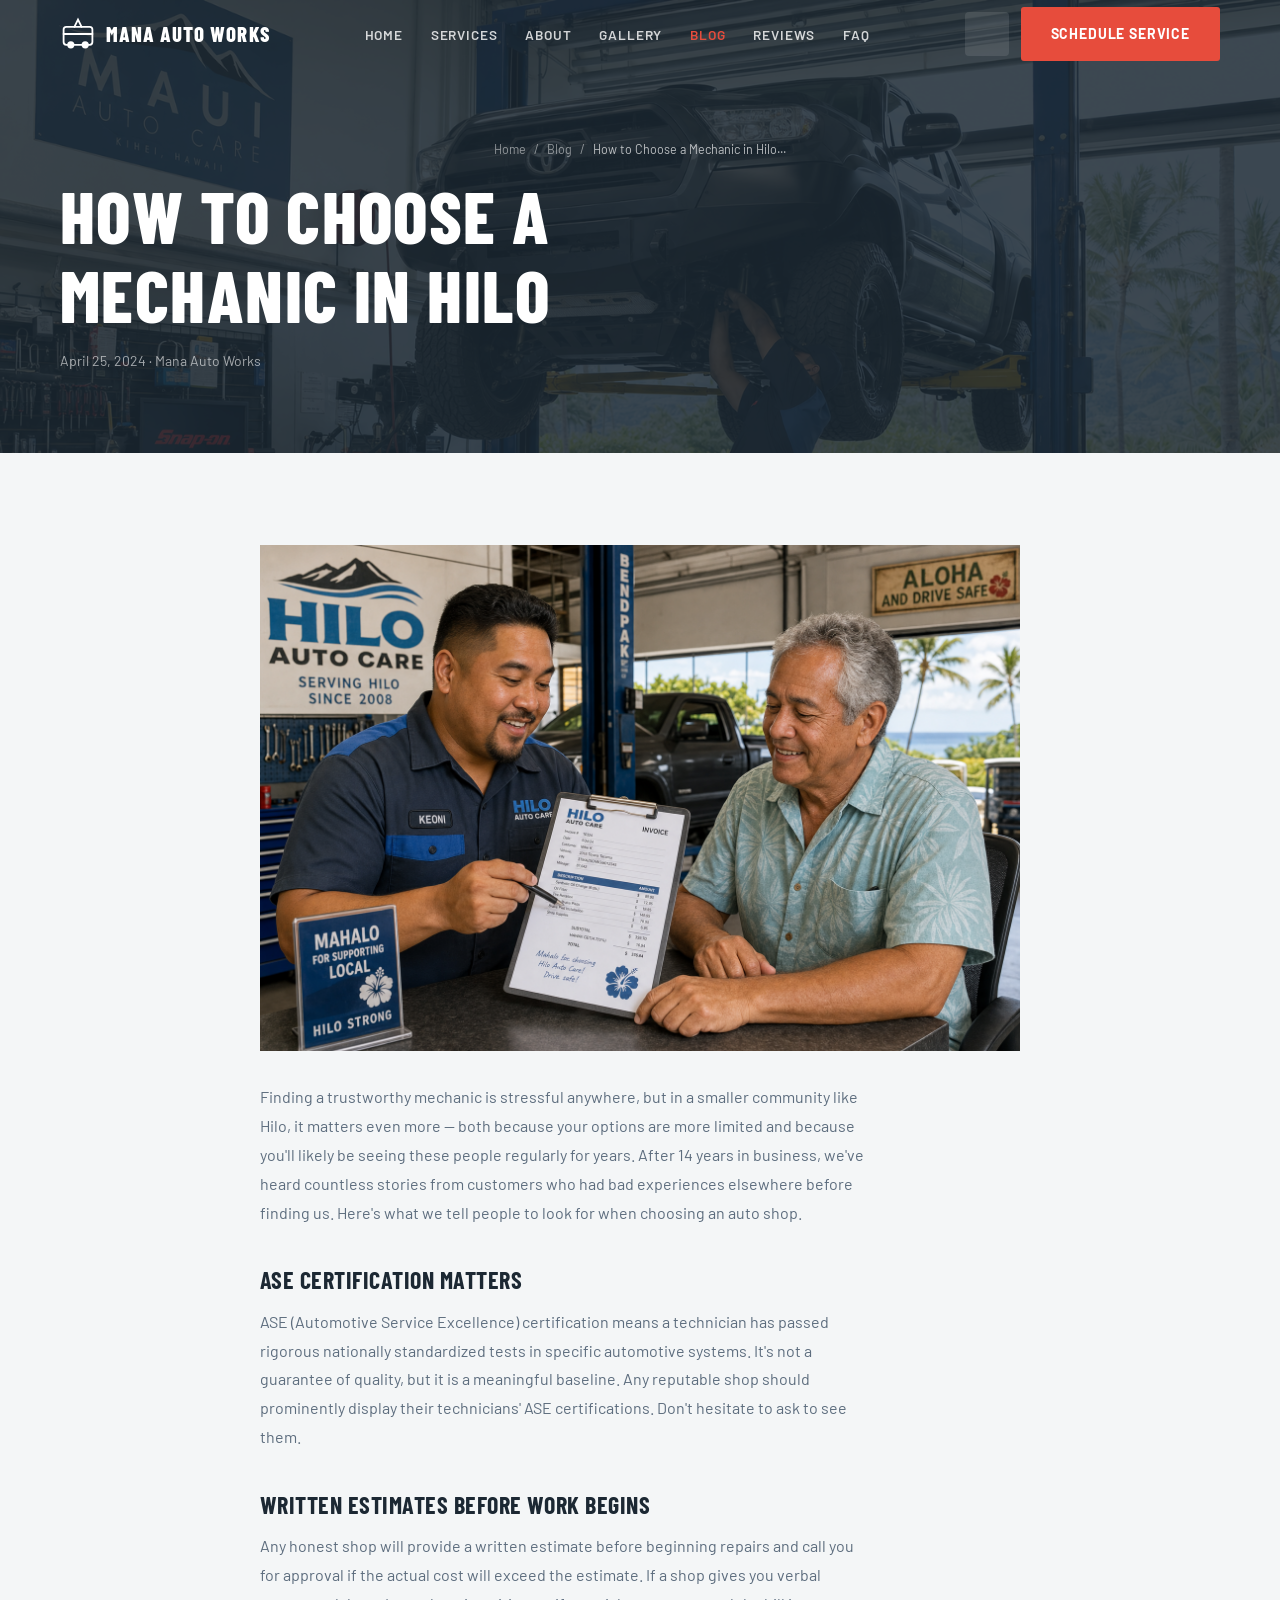
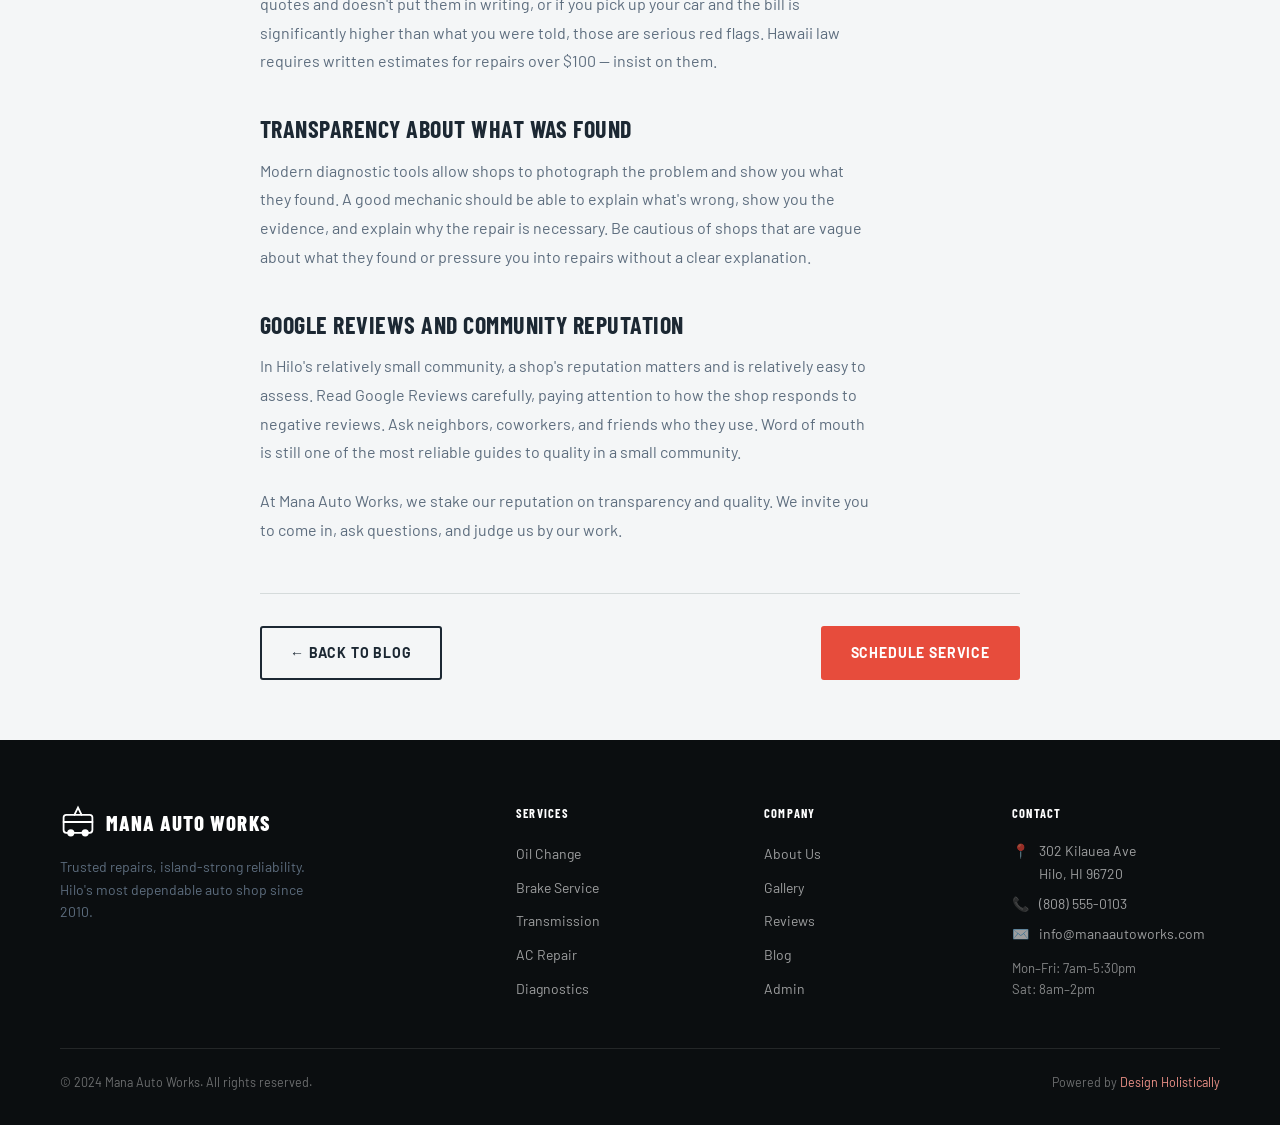
<file: blog-post-6.html>
<!DOCTYPE html>
<html lang="en" data-theme="light">
<head>
  <meta charset="UTF-8"><meta name="viewport" content="width=device-width, initial-scale=1.0">
  <title>How to Choose a Mechanic in Hilo | Mana Auto Works — Hilo, Hawaii</title>
  <meta name="description" content="Mana Auto Works offers trusted auto repair in Hilo, Hawaii. Oil changes, brakes, transmission, AC, diagnostics, and more.">
  <meta property="og:title" content="How to Choose a Mechanic in Hilo | Mana Auto Works">
  <meta property="og:image" content="images/hero.png">
  <link rel="icon" href="data:image/svg+xml,<svg xmlns='http://www.w3.org/2000/svg' viewBox='0 0 32 32'><text y='28' font-size='28'>🔧</text></svg>">
  <link rel="stylesheet" href="css/style.css">
  <script type="application/ld+json">
  {"@context":"https://schema.org","@type":"AutoRepair","name":"Mana Auto Works","description":"Trusted auto repair shop in Hilo, Hawaii Island.","telephone":"(808) 555-0103","address":{"@type":"PostalAddress","streetAddress":"302 Kilauea Ave","addressLocality":"Hilo","addressRegion":"HI","postalCode":"96720","addressCountry":"US"},"openingHours":["Mo-Fr 07:00-17:30","Sa 08:00-14:00"]}
  </script>
  <link rel="icon" type="image/x-icon" href="images/favicon.ico">
  <link rel="icon" type="image/png" sizes="32x32" href="images/favicon-32x32.png">
  <link rel="icon" type="image/png" sizes="16x16" href="images/favicon-16x16.png">
  <link rel="apple-touch-icon" sizes="180x180" href="images/apple-touch-icon.png">
</head>
<body class="page-wrapper">
  <header class="header">
    <nav class="nav container">
      <a href="index.html" class="nav-logo">
        <svg viewBox="0 0 40 40" fill="none" width="36" height="36" aria-label="Mana Auto Works">
          <rect x="4" y="12" width="32" height="20" rx="3" stroke="currentColor" stroke-width="2"/>
          <circle cx="12" cy="32" r="4" fill="currentColor"/>
          <circle cx="28" cy="32" r="4" fill="currentColor"/>
          <path d="M4 20h32M16 12l4-8 4 8" stroke="currentColor" stroke-width="2" stroke-linecap="round"/>
        </svg>
        Mana Auto Works
      </a>
      <ul class="nav-links">
        <li><a href="index.html" >Home</a></li>
        <li><a href="services.html" >Services</a></li>
        <li><a href="about.html" >About</a></li>
        <li><a href="gallery.html" >Gallery</a></li>
        <li><a href="blog.html" class='active'>Blog</a></li>
        <li><a href="reviews.html" >Reviews</a></li>
        <li><a href="faq.html" >FAQ</a></li>
      </ul>
      <div class="nav-actions">
        <button class="btn-theme" id="themeToggle" aria-label="Toggle dark mode"></button>
        <a href="booking.html" class="btn btn-nav">Schedule Service</a>
        <button class="hamburger" id="hamburger" aria-label="Menu"><span></span><span></span><span></span></button>
      </div>
    </nav>
  </header>
  <nav class="mobile-nav">
    <a href="index.html">Home</a><a href="services.html">Services</a><a href="about.html">About</a>
    <a href="gallery.html">Gallery</a><a href="blog.html">Blog</a><a href="booking.html" style="color:var(--accent)">Schedule Service</a>
  </nav>
  <div class="blog-post-header"><div class="container"><nav class="breadcrumb"><a href="index.html">Home</a><span>/</span><a href="blog.html">Blog</a><span>/</span><span style="color:rgba(255,255,255,0.7)">How to Choose a Mechanic in Hilo...</span></nav><h1 style="max-width:760px">How to Choose a Mechanic in Hilo</h1><div class="blog-post-meta">April 25, 2024 · Mana Auto Works</div></div></div>
  <div class="blog-post-content"><img src="images/blog-6.png" alt="How to Choose a Mechanic in Hilo"><p>Finding a trustworthy mechanic is stressful anywhere, but in a smaller community like Hilo, it matters even more — both because your options are more limited and because you'll likely be seeing these people regularly for years. After 14 years in business, we've heard countless stories from customers who had bad experiences elsewhere before finding us. Here's what we tell people to look for when choosing an auto shop.</p>
     <h2>ASE Certification Matters</h2>
     <p>ASE (Automotive Service Excellence) certification means a technician has passed rigorous nationally standardized tests in specific automotive systems. It's not a guarantee of quality, but it is a meaningful baseline. Any reputable shop should prominently display their technicians' ASE certifications. Don't hesitate to ask to see them.</p>
     <h2>Written Estimates Before Work Begins</h2>
     <p>Any honest shop will provide a written estimate before beginning repairs and call you for approval if the actual cost will exceed the estimate. If a shop gives you verbal quotes and doesn't put them in writing, or if you pick up your car and the bill is significantly higher than what you were told, those are serious red flags. Hawaii law requires written estimates for repairs over $100 — insist on them.</p>
     <h2>Transparency About What Was Found</h2>
     <p>Modern diagnostic tools allow shops to photograph the problem and show you what they found. A good mechanic should be able to explain what's wrong, show you the evidence, and explain why the repair is necessary. Be cautious of shops that are vague about what they found or pressure you into repairs without a clear explanation.</p>
     <h2>Google Reviews and Community Reputation</h2>
     <p>In Hilo's relatively small community, a shop's reputation matters and is relatively easy to assess. Read Google Reviews carefully, paying attention to how the shop responds to negative reviews. Ask neighbors, coworkers, and friends who they use. Word of mouth is still one of the most reliable guides to quality in a small community.</p>
     <p>At Mana Auto Works, we stake our reputation on transparency and quality. We invite you to come in, ask questions, and judge us by our work.</p>
    <div style="margin-top:48px;padding-top:32px;border-top:1px solid var(--border);display:flex;justify-content:space-between;flex-wrap:wrap;gap:16px">
      <a href="blog.html" class="btn btn-outline">← Back to Blog</a><a href="booking.html" class="btn btn-primary">Schedule Service</a>
    </div>
  </div>

  <footer class="footer">
    <div class="container">
      <div class="footer-grid">
        <div class="footer-brand">
          <a href="index.html" class="nav-logo" style="color:#fff">
            <svg viewBox="0 0 40 40" fill="none" width="32" height="32"><rect x="4" y="12" width="32" height="20" rx="3" stroke="currentColor" stroke-width="2"/><circle cx="12" cy="32" r="4" fill="currentColor"/><circle cx="28" cy="32" r="4" fill="currentColor"/><path d="M4 20h32M16 12l4-8 4 8" stroke="currentColor" stroke-width="2" stroke-linecap="round"/></svg>
            Mana Auto Works
          </a>
          <p>Trusted repairs, island-strong reliability. Hilo's most dependable auto shop since 2010.</p>
        </div>
        <div><p class="footer-heading">Services</p><ul class="footer-links"><li><a href="services.html">Oil Change</a></li><li><a href="services.html">Brake Service</a></li><li><a href="services.html">Transmission</a></li><li><a href="services.html">AC Repair</a></li><li><a href="services.html">Diagnostics</a></li></ul></div>
        <div><p class="footer-heading">Company</p><ul class="footer-links"><li><a href="about.html">About Us</a></li><li><a href="gallery.html">Gallery</a></li><li><a href="reviews.html">Reviews</a></li><li><a href="blog.html">Blog</a></li><li><a href="admin.html">Admin</a></li></ul></div>
        <div>
          <p class="footer-heading">Contact</p>
          <div class="footer-contact-item"><span>📍</span><span>302 Kilauea Ave<br>Hilo, HI 96720</span></div>
          <div class="footer-contact-item"><span>📞</span><a href="tel:8085550103">(808) 555-0103</a></div>
          <div class="footer-contact-item"><span>✉️</span><a href="mailto:info@manaautoworks.com">info@manaautoworks.com</a></div>
          <div style="margin-top:12px;font-size:0.82rem;color:rgba(255,255,255,0.5)">Mon–Fri: 7am–5:30pm<br>Sat: 8am–2pm</div>
        </div>
      </div>
      <div class="footer-bottom">
        <p>© 2024 Mana Auto Works. All rights reserved.</p>
        <p class="powered-by">Powered by <a href="https://designholistically.com" target="_blank">Design Holistically</a></p>
      </div>
    </div>
  </footer>
  <button class="back-to-top" id="backToTop" aria-label="Back to top">↑</button><script src="js/main.js"></script></body></html>
</file>
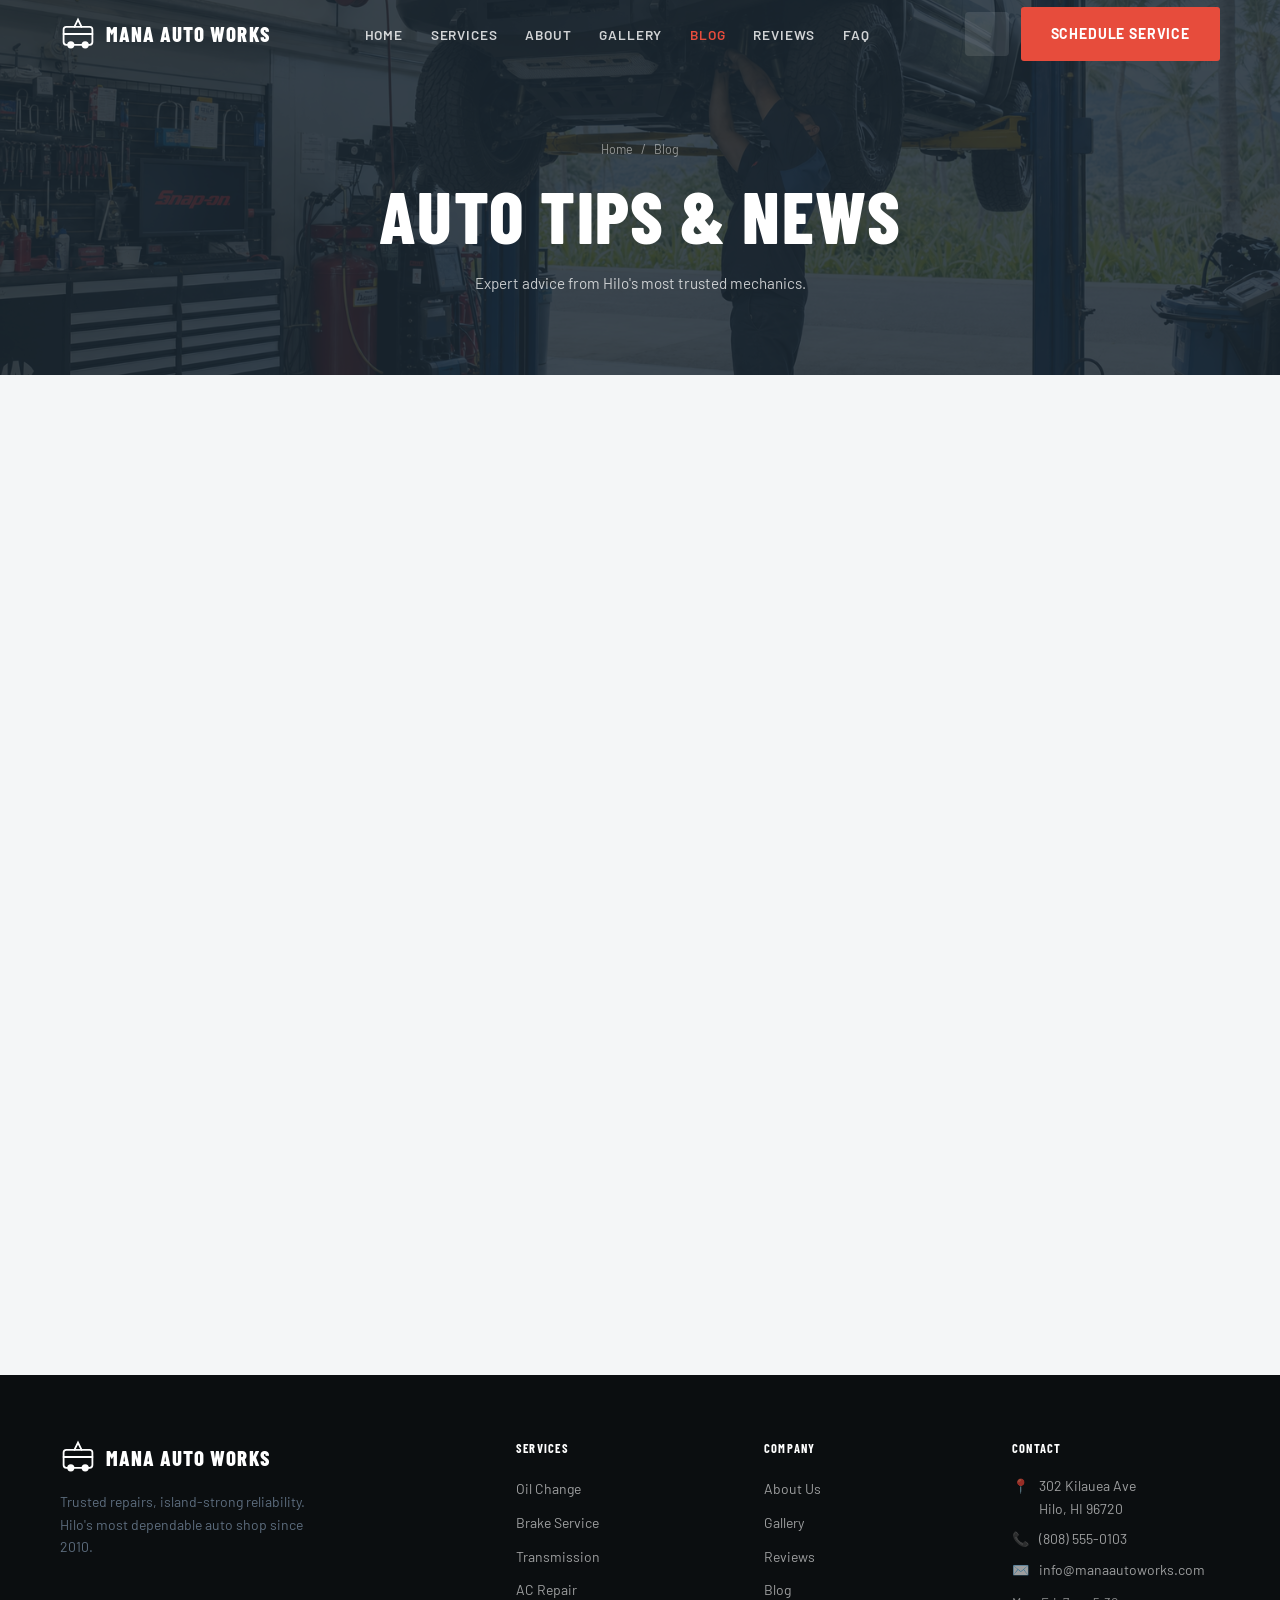
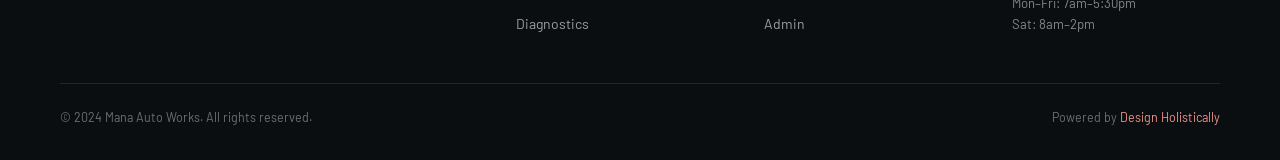
<file: blog.html>
<!DOCTYPE html>
<html lang="en" data-theme="light">
<head>
  <meta charset="UTF-8"><meta name="viewport" content="width=device-width, initial-scale=1.0">
  <title>Blog | Mana Auto Works — Hilo, Hawaii</title>
  <meta name="description" content="Mana Auto Works offers trusted auto repair in Hilo, Hawaii. Oil changes, brakes, transmission, AC, diagnostics, and more.">
  <meta property="og:title" content="Blog | Mana Auto Works">
  <meta property="og:image" content="images/hero.png">
  <link rel="icon" href="data:image/svg+xml,<svg xmlns='http://www.w3.org/2000/svg' viewBox='0 0 32 32'><text y='28' font-size='28'>🔧</text></svg>">
  <link rel="stylesheet" href="css/style.css">
  <script type="application/ld+json">
  {"@context":"https://schema.org","@type":"AutoRepair","name":"Mana Auto Works","description":"Trusted auto repair shop in Hilo, Hawaii Island.","telephone":"(808) 555-0103","address":{"@type":"PostalAddress","streetAddress":"302 Kilauea Ave","addressLocality":"Hilo","addressRegion":"HI","postalCode":"96720","addressCountry":"US"},"openingHours":["Mo-Fr 07:00-17:30","Sa 08:00-14:00"]}
  </script>
  <link rel="icon" type="image/x-icon" href="images/favicon.ico">
  <link rel="icon" type="image/png" sizes="32x32" href="images/favicon-32x32.png">
  <link rel="icon" type="image/png" sizes="16x16" href="images/favicon-16x16.png">
  <link rel="apple-touch-icon" sizes="180x180" href="images/apple-touch-icon.png">
</head>
<body class="page-wrapper">
  <header class="header">
    <nav class="nav container">
      <a href="index.html" class="nav-logo">
        <svg viewBox="0 0 40 40" fill="none" width="36" height="36" aria-label="Mana Auto Works">
          <rect x="4" y="12" width="32" height="20" rx="3" stroke="currentColor" stroke-width="2"/>
          <circle cx="12" cy="32" r="4" fill="currentColor"/>
          <circle cx="28" cy="32" r="4" fill="currentColor"/>
          <path d="M4 20h32M16 12l4-8 4 8" stroke="currentColor" stroke-width="2" stroke-linecap="round"/>
        </svg>
        Mana Auto Works
      </a>
      <ul class="nav-links">
        <li><a href="index.html" >Home</a></li>
        <li><a href="services.html" >Services</a></li>
        <li><a href="about.html" >About</a></li>
        <li><a href="gallery.html" >Gallery</a></li>
        <li><a href="blog.html" class='active'>Blog</a></li>
        <li><a href="reviews.html" >Reviews</a></li>
        <li><a href="faq.html" >FAQ</a></li>
      </ul>
      <div class="nav-actions">
        <button class="btn-theme" id="themeToggle" aria-label="Toggle dark mode"></button>
        <a href="booking.html" class="btn btn-nav">Schedule Service</a>
        <button class="hamburger" id="hamburger" aria-label="Menu"><span></span><span></span><span></span></button>
      </div>
    </nav>
  </header>
  <nav class="mobile-nav">
    <a href="index.html">Home</a><a href="services.html">Services</a><a href="about.html">About</a>
    <a href="gallery.html">Gallery</a><a href="blog.html">Blog</a><a href="booking.html" style="color:var(--accent)">Schedule Service</a>
  </nav>
  <div class="page-hero"><div class="container"><nav class="breadcrumb"><a href="index.html">Home</a><span>/</span><span>Blog</span></nav><h1>Auto Tips & News</h1><p>Expert advice from Hilo's most trusted mechanics.</p></div></div>
  <section class="section"><div class="container">
    <div class="blog-grid">
      <a href="blog-post-1.html" class="blog-card fade-up"><img class="blog-card-img" src="images/blog-1.png" alt="Hawaii car maintenance"><div class="blog-card-body"><div class="blog-card-meta">June 20, 2024</div><h3 class="blog-card-title">Car Maintenance in Hawaii's Humidity: What You Need to Know</h3><p class="blog-card-excerpt">Hawaii's salt air and high humidity create unique challenges for vehicle maintenance that mainland advice doesn't cover.</p><span class="blog-card-link">Read More →</span></div></a>
      <a href="blog-post-2.html" class="blog-card fade-up fade-up-delay-1"><img class="blog-card-img" src="images/blog-2.png" alt="Big Island tires"><div class="blog-card-body"><div class="blog-card-meta">June 12, 2024</div><h3 class="blog-card-title">Best Tires for Big Island Roads</h3><p class="blog-card-excerpt">From Hilo's wet streets to Saddle Road's altitude, your tires need to handle it all. Here's what we recommend.</p><span class="blog-card-link">Read More →</span></div></a>
      <a href="blog-post-3.html" class="blog-card fade-up fade-up-delay-2"><img class="blog-card-img" src="images/blog-3.png" alt="Lava roads"><div class="blog-card-body"><div class="blog-card-meta">June 3, 2024</div><h3 class="blog-card-title">Lava Road Damage Prevention Guide</h3><p class="blog-card-excerpt">Driving near active lava flows or on freshly paved lava roads presents unique risks to your vehicle. Here's how to protect it.</p><span class="blog-card-link">Read More →</span></div></a>
      <a href="blog-post-4.html" class="blog-card fade-up"><img class="blog-card-img" src="images/blog-4.png" alt="Mauna Kea car prep"><div class="blog-card-body"><div class="blog-card-meta">May 22, 2024</div><h3 class="blog-card-title">How to Prepare Your Car for Mauna Kea</h3><p class="blog-card-excerpt">The road to Mauna Kea summit is one of the most demanding drives in Hawaii. Your car needs specific preparation.</p><span class="blog-card-link">Read More →</span></div></a>
      <a href="blog-post-5.html" class="blog-card fade-up fade-up-delay-1"><img class="blog-card-img" src="images/blog-5.png" alt="Hawaii car problems"><div class="blog-card-body"><div class="blog-card-meta">May 10, 2024</div><h3 class="blog-card-title">5 Most Common Car Problems in Hawaii</h3><p class="blog-card-excerpt">Island living creates specific vehicle issues that mechanics see repeatedly. Know what to watch for before it becomes expensive.</p><span class="blog-card-link">Read More →</span></div></a>
      <a href="blog-post-6.html" class="blog-card fade-up fade-up-delay-2"><img class="blog-card-img" src="images/blog-6.png" alt="Choosing mechanic Hilo"><div class="blog-card-body"><div class="blog-card-meta">April 25, 2024</div><h3 class="blog-card-title">How to Choose a Mechanic in Hilo</h3><p class="blog-card-excerpt">Finding a trustworthy mechanic in Hilo doesn't have to be guesswork. Here's what to look for — and what to avoid.</p><span class="blog-card-link">Read More →</span></div></a>
    </div>
  </div></section>

  <footer class="footer">
    <div class="container">
      <div class="footer-grid">
        <div class="footer-brand">
          <a href="index.html" class="nav-logo" style="color:#fff">
            <svg viewBox="0 0 40 40" fill="none" width="32" height="32"><rect x="4" y="12" width="32" height="20" rx="3" stroke="currentColor" stroke-width="2"/><circle cx="12" cy="32" r="4" fill="currentColor"/><circle cx="28" cy="32" r="4" fill="currentColor"/><path d="M4 20h32M16 12l4-8 4 8" stroke="currentColor" stroke-width="2" stroke-linecap="round"/></svg>
            Mana Auto Works
          </a>
          <p>Trusted repairs, island-strong reliability. Hilo's most dependable auto shop since 2010.</p>
        </div>
        <div><p class="footer-heading">Services</p><ul class="footer-links"><li><a href="services.html">Oil Change</a></li><li><a href="services.html">Brake Service</a></li><li><a href="services.html">Transmission</a></li><li><a href="services.html">AC Repair</a></li><li><a href="services.html">Diagnostics</a></li></ul></div>
        <div><p class="footer-heading">Company</p><ul class="footer-links"><li><a href="about.html">About Us</a></li><li><a href="gallery.html">Gallery</a></li><li><a href="reviews.html">Reviews</a></li><li><a href="blog.html">Blog</a></li><li><a href="admin.html">Admin</a></li></ul></div>
        <div>
          <p class="footer-heading">Contact</p>
          <div class="footer-contact-item"><span>📍</span><span>302 Kilauea Ave<br>Hilo, HI 96720</span></div>
          <div class="footer-contact-item"><span>📞</span><a href="tel:8085550103">(808) 555-0103</a></div>
          <div class="footer-contact-item"><span>✉️</span><a href="mailto:info@manaautoworks.com">info@manaautoworks.com</a></div>
          <div style="margin-top:12px;font-size:0.82rem;color:rgba(255,255,255,0.5)">Mon–Fri: 7am–5:30pm<br>Sat: 8am–2pm</div>
        </div>
      </div>
      <div class="footer-bottom">
        <p>© 2024 Mana Auto Works. All rights reserved.</p>
        <p class="powered-by">Powered by <a href="https://designholistically.com" target="_blank">Design Holistically</a></p>
      </div>
    </div>
  </footer>
  <button class="back-to-top" id="backToTop" aria-label="Back to top">↑</button><script src="js/main.js"></script></body></html>
</file>
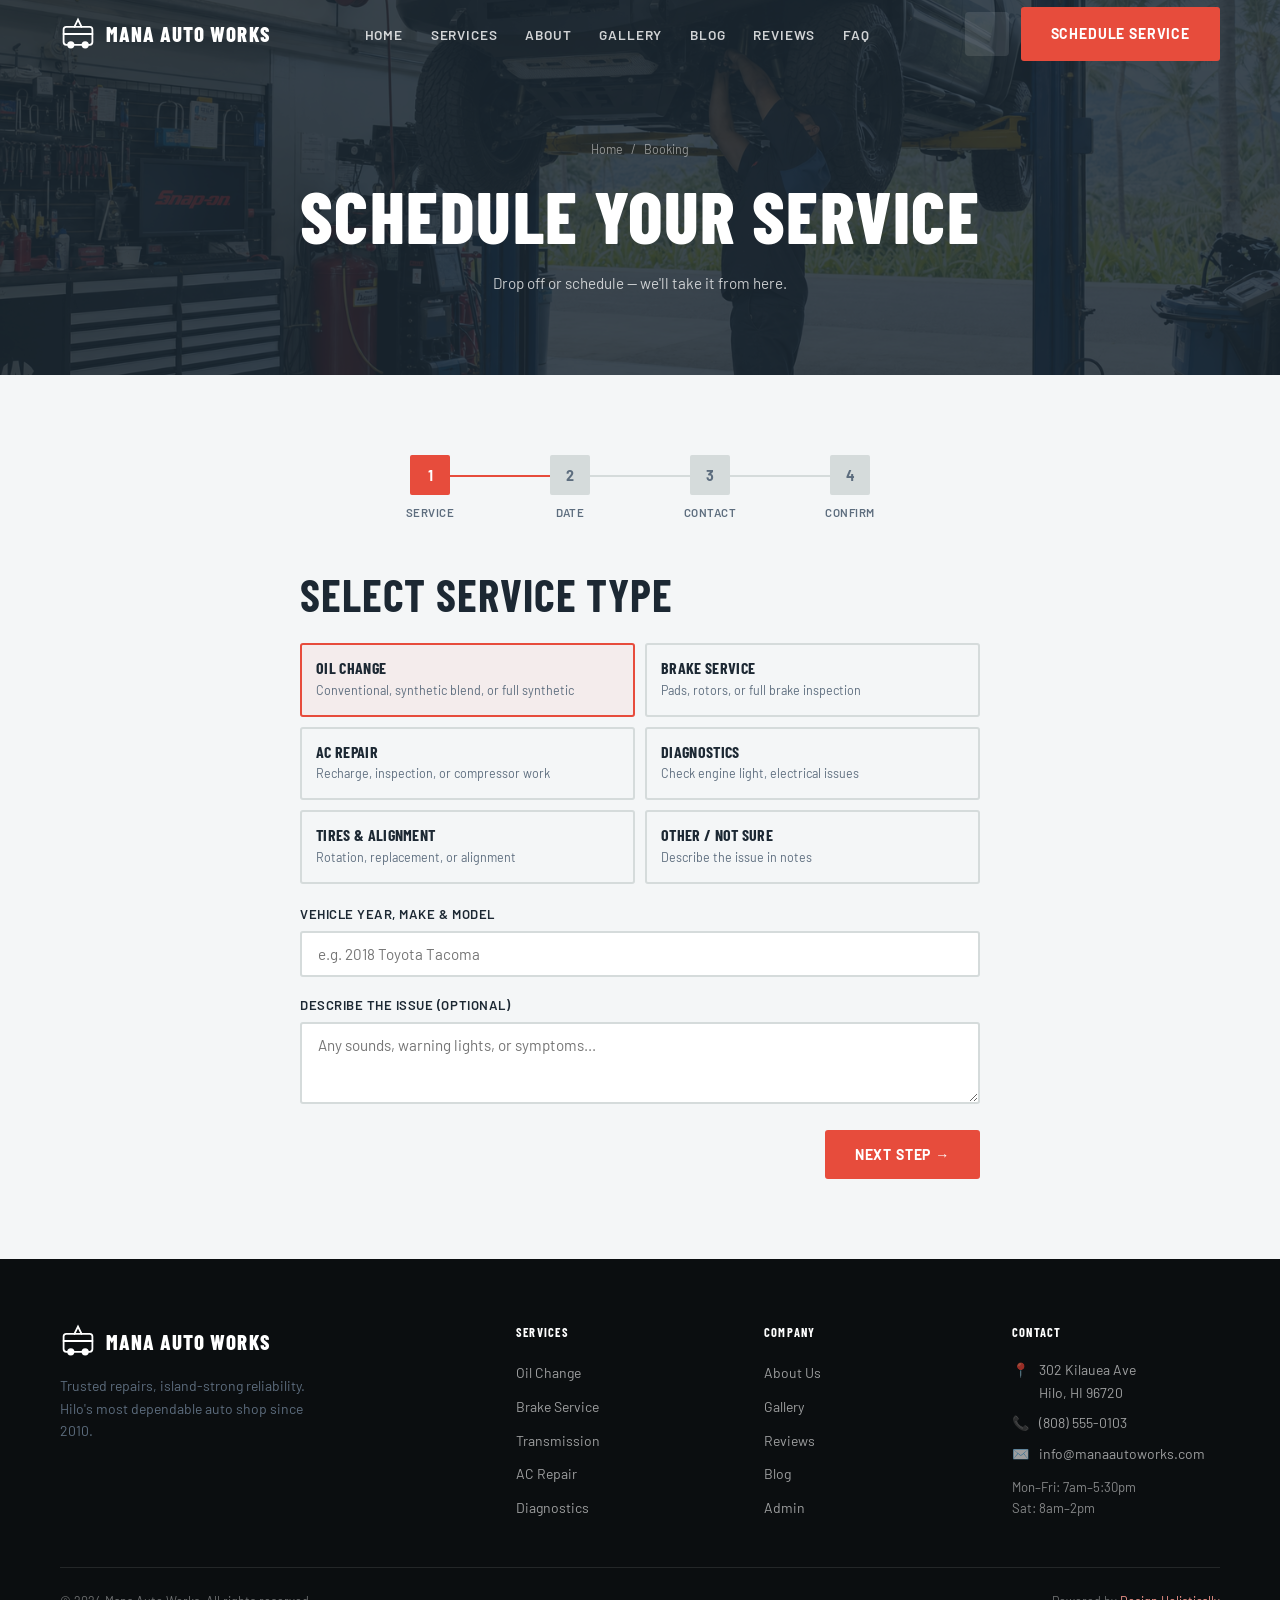
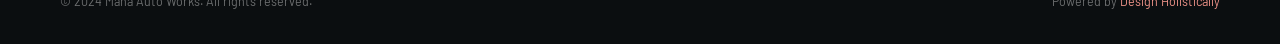
<file: booking.html>
<!DOCTYPE html>
<html lang="en" data-theme="light">
<head>
  <meta charset="UTF-8"><meta name="viewport" content="width=device-width, initial-scale=1.0">
  <title>Schedule Service | Mana Auto Works — Hilo, Hawaii</title>
  <meta name="description" content="Mana Auto Works offers trusted auto repair in Hilo, Hawaii. Oil changes, brakes, transmission, AC, diagnostics, and more.">
  <meta property="og:title" content="Schedule Service | Mana Auto Works">
  <meta property="og:image" content="images/hero.png">
  <link rel="icon" href="data:image/svg+xml,<svg xmlns='http://www.w3.org/2000/svg' viewBox='0 0 32 32'><text y='28' font-size='28'>🔧</text></svg>">
  <link rel="stylesheet" href="css/style.css">
  <script type="application/ld+json">
  {"@context":"https://schema.org","@type":"AutoRepair","name":"Mana Auto Works","description":"Trusted auto repair shop in Hilo, Hawaii Island.","telephone":"(808) 555-0103","address":{"@type":"PostalAddress","streetAddress":"302 Kilauea Ave","addressLocality":"Hilo","addressRegion":"HI","postalCode":"96720","addressCountry":"US"},"openingHours":["Mo-Fr 07:00-17:30","Sa 08:00-14:00"]}
  </script>
  <link rel="icon" type="image/x-icon" href="images/favicon.ico">
  <link rel="icon" type="image/png" sizes="32x32" href="images/favicon-32x32.png">
  <link rel="icon" type="image/png" sizes="16x16" href="images/favicon-16x16.png">
  <link rel="apple-touch-icon" sizes="180x180" href="images/apple-touch-icon.png">
</head>
<body class="page-wrapper">
  <header class="header">
    <nav class="nav container">
      <a href="index.html" class="nav-logo">
        <svg viewBox="0 0 40 40" fill="none" width="36" height="36" aria-label="Mana Auto Works">
          <rect x="4" y="12" width="32" height="20" rx="3" stroke="currentColor" stroke-width="2"/>
          <circle cx="12" cy="32" r="4" fill="currentColor"/>
          <circle cx="28" cy="32" r="4" fill="currentColor"/>
          <path d="M4 20h32M16 12l4-8 4 8" stroke="currentColor" stroke-width="2" stroke-linecap="round"/>
        </svg>
        Mana Auto Works
      </a>
      <ul class="nav-links">
        <li><a href="index.html" >Home</a></li>
        <li><a href="services.html" >Services</a></li>
        <li><a href="about.html" >About</a></li>
        <li><a href="gallery.html" >Gallery</a></li>
        <li><a href="blog.html" >Blog</a></li>
        <li><a href="reviews.html" >Reviews</a></li>
        <li><a href="faq.html" >FAQ</a></li>
      </ul>
      <div class="nav-actions">
        <button class="btn-theme" id="themeToggle" aria-label="Toggle dark mode"></button>
        <a href="booking.html" class="btn btn-nav">Schedule Service</a>
        <button class="hamburger" id="hamburger" aria-label="Menu"><span></span><span></span><span></span></button>
      </div>
    </nav>
  </header>
  <nav class="mobile-nav">
    <a href="index.html">Home</a><a href="services.html">Services</a><a href="about.html">About</a>
    <a href="gallery.html">Gallery</a><a href="blog.html">Blog</a><a href="booking.html" style="color:var(--accent)">Schedule Service</a>
  </nav>
  <div class="page-hero"><div class="container"><nav class="breadcrumb"><a href="index.html">Home</a><span>/</span><span>Booking</span></nav><h1>Schedule Your Service</h1><p>Drop off or schedule — we'll take it from here.</p></div></div>
  <section class="section"><div class="container" style="max-width:720px">
    <div class="booking-steps">
      <div class="step-indicator active"><div class="step-num">1</div><div class="step-label">Service</div></div>
      <div class="step-indicator"><div class="step-num">2</div><div class="step-label">Date</div></div>
      <div class="step-indicator"><div class="step-num">3</div><div class="step-label">Contact</div></div>
      <div class="step-indicator"><div class="step-num">4</div><div class="step-label">Confirm</div></div>
    </div>
    <div class="step-panel active">
      <h2 style="margin-bottom:24px">Select Service Type</h2>
      <div class="service-options">
        <div class="service-option selected"><h4>Oil Change</h4><p>Conventional, synthetic blend, or full synthetic</p></div>
        <div class="service-option"><h4>Brake Service</h4><p>Pads, rotors, or full brake inspection</p></div>
        <div class="service-option"><h4>AC Repair</h4><p>Recharge, inspection, or compressor work</p></div>
        <div class="service-option"><h4>Diagnostics</h4><p>Check engine light, electrical issues</p></div>
        <div class="service-option"><h4>Tires & Alignment</h4><p>Rotation, replacement, or alignment</p></div>
        <div class="service-option"><h4>Other / Not Sure</h4><p>Describe the issue in notes</p></div>
      </div>
      <div class="form-group" style="margin-top:20px"><label>Vehicle Year, Make & Model</label><input type="text" placeholder="e.g. 2018 Toyota Tacoma"></div>
      <div class="form-group"><label>Describe the issue (optional)</label><textarea rows="3" placeholder="Any sounds, warning lights, or symptoms..."></textarea></div>
      <div style="display:flex;justify-content:flex-end;margin-top:20px"><button class="btn btn-primary" data-next-step>Next Step →</button></div>
    </div>
    <div class="step-panel">
      <h2 style="margin-bottom:24px">Choose Date & Time</h2>
      <p style="margin-bottom:20px">Mon–Fri 7am–5:30pm, Sat 8am–2pm</p>
      <div class="form-group"><label>Preferred Date</label><input type="date"></div>
      <div class="form-group"><label>Available Times</label>
        <div class="time-slots">
          <div class="time-slot">7:00 AM</div><div class="time-slot">7:30 AM</div><div class="time-slot">8:00 AM</div><div class="time-slot unavailable">8:30 AM</div>
          <div class="time-slot">9:00 AM</div><div class="time-slot selected">10:00 AM</div><div class="time-slot">11:00 AM</div><div class="time-slot">1:00 PM</div>
          <div class="time-slot unavailable">2:00 PM</div><div class="time-slot">3:00 PM</div><div class="time-slot">4:00 PM</div><div class="time-slot">4:30 PM</div>
        </div>
      </div>
      <div style="display:flex;justify-content:space-between;margin-top:20px"><button class="btn btn-outline" data-prev-step>← Back</button><button class="btn btn-primary" data-next-step>Next →</button></div>
    </div>
    <div class="step-panel">
      <h2 style="margin-bottom:24px">Your Contact Info</h2>
      <div class="grid-2">
        <div class="form-group"><label>First Name</label><input type="text" placeholder="Kainoa"></div>
        <div class="form-group"><label>Last Name</label><input type="text" placeholder="Mana"></div>
      </div>
      <div class="form-group"><label>Phone Number</label><input type="tel" placeholder="(808) 555-0000"></div>
      <div class="form-group"><label>Email Address</label><input type="email" placeholder="kainoa@example.com"></div>
      <div style="display:flex;justify-content:space-between;margin-top:20px"><button class="btn btn-outline" data-prev-step>← Back</button><button class="btn btn-primary" data-next-step>Review →</button></div>
    </div>
    <div class="step-panel">
      <div class="booking-summary">
        <h3>Service Summary</h3>
        <div class="summary-row"><span>Service</span><span>Oil Change</span></div>
        <div class="summary-row"><span>Date</span><span>Monday, July 1, 2024</span></div>
        <div class="summary-row"><span>Time</span><span>10:00 AM</span></div>
        <div class="summary-row"><span>Location</span><span>302 Kilauea Ave, Hilo</span></div>
        <div class="summary-row"><span>Est. Time</span><span>45 minutes – 1 hour</span></div>
      </div>
      <div style="display:flex;justify-content:space-between;margin-top:20px"><button class="btn btn-outline" data-prev-step>← Edit</button><button class="btn btn-primary" id="confirmBooking">Confirm Appointment ✓</button></div>
      <div class="booking-summary" id="confirmationMsg" style="display:none;text-align:center;padding:48px 24px">
        <div style="font-size:3rem;margin-bottom:16px">✅</div><h2>Service Scheduled!</h2>
        <p style="margin:16px auto">We'll send a reminder the evening before. Drop off your keys at the front desk.</p>
        <a href="index.html" class="btn btn-primary" style="margin-top:24px">Back to Home</a>
      </div>
    </div>
  </div></section>

  <footer class="footer">
    <div class="container">
      <div class="footer-grid">
        <div class="footer-brand">
          <a href="index.html" class="nav-logo" style="color:#fff">
            <svg viewBox="0 0 40 40" fill="none" width="32" height="32"><rect x="4" y="12" width="32" height="20" rx="3" stroke="currentColor" stroke-width="2"/><circle cx="12" cy="32" r="4" fill="currentColor"/><circle cx="28" cy="32" r="4" fill="currentColor"/><path d="M4 20h32M16 12l4-8 4 8" stroke="currentColor" stroke-width="2" stroke-linecap="round"/></svg>
            Mana Auto Works
          </a>
          <p>Trusted repairs, island-strong reliability. Hilo's most dependable auto shop since 2010.</p>
        </div>
        <div><p class="footer-heading">Services</p><ul class="footer-links"><li><a href="services.html">Oil Change</a></li><li><a href="services.html">Brake Service</a></li><li><a href="services.html">Transmission</a></li><li><a href="services.html">AC Repair</a></li><li><a href="services.html">Diagnostics</a></li></ul></div>
        <div><p class="footer-heading">Company</p><ul class="footer-links"><li><a href="about.html">About Us</a></li><li><a href="gallery.html">Gallery</a></li><li><a href="reviews.html">Reviews</a></li><li><a href="blog.html">Blog</a></li><li><a href="admin.html">Admin</a></li></ul></div>
        <div>
          <p class="footer-heading">Contact</p>
          <div class="footer-contact-item"><span>📍</span><span>302 Kilauea Ave<br>Hilo, HI 96720</span></div>
          <div class="footer-contact-item"><span>📞</span><a href="tel:8085550103">(808) 555-0103</a></div>
          <div class="footer-contact-item"><span>✉️</span><a href="mailto:info@manaautoworks.com">info@manaautoworks.com</a></div>
          <div style="margin-top:12px;font-size:0.82rem;color:rgba(255,255,255,0.5)">Mon–Fri: 7am–5:30pm<br>Sat: 8am–2pm</div>
        </div>
      </div>
      <div class="footer-bottom">
        <p>© 2024 Mana Auto Works. All rights reserved.</p>
        <p class="powered-by">Powered by <a href="https://designholistically.com" target="_blank">Design Holistically</a></p>
      </div>
    </div>
  </footer>
  <button class="back-to-top" id="backToTop" aria-label="Back to top">↑</button><script src="js/main.js"></script><script>document.getElementById('confirmBooking')?.addEventListener('click',function(){this.style.display='none';document.getElementById('confirmationMsg').style.display='block';});</script></body></html>
</file>
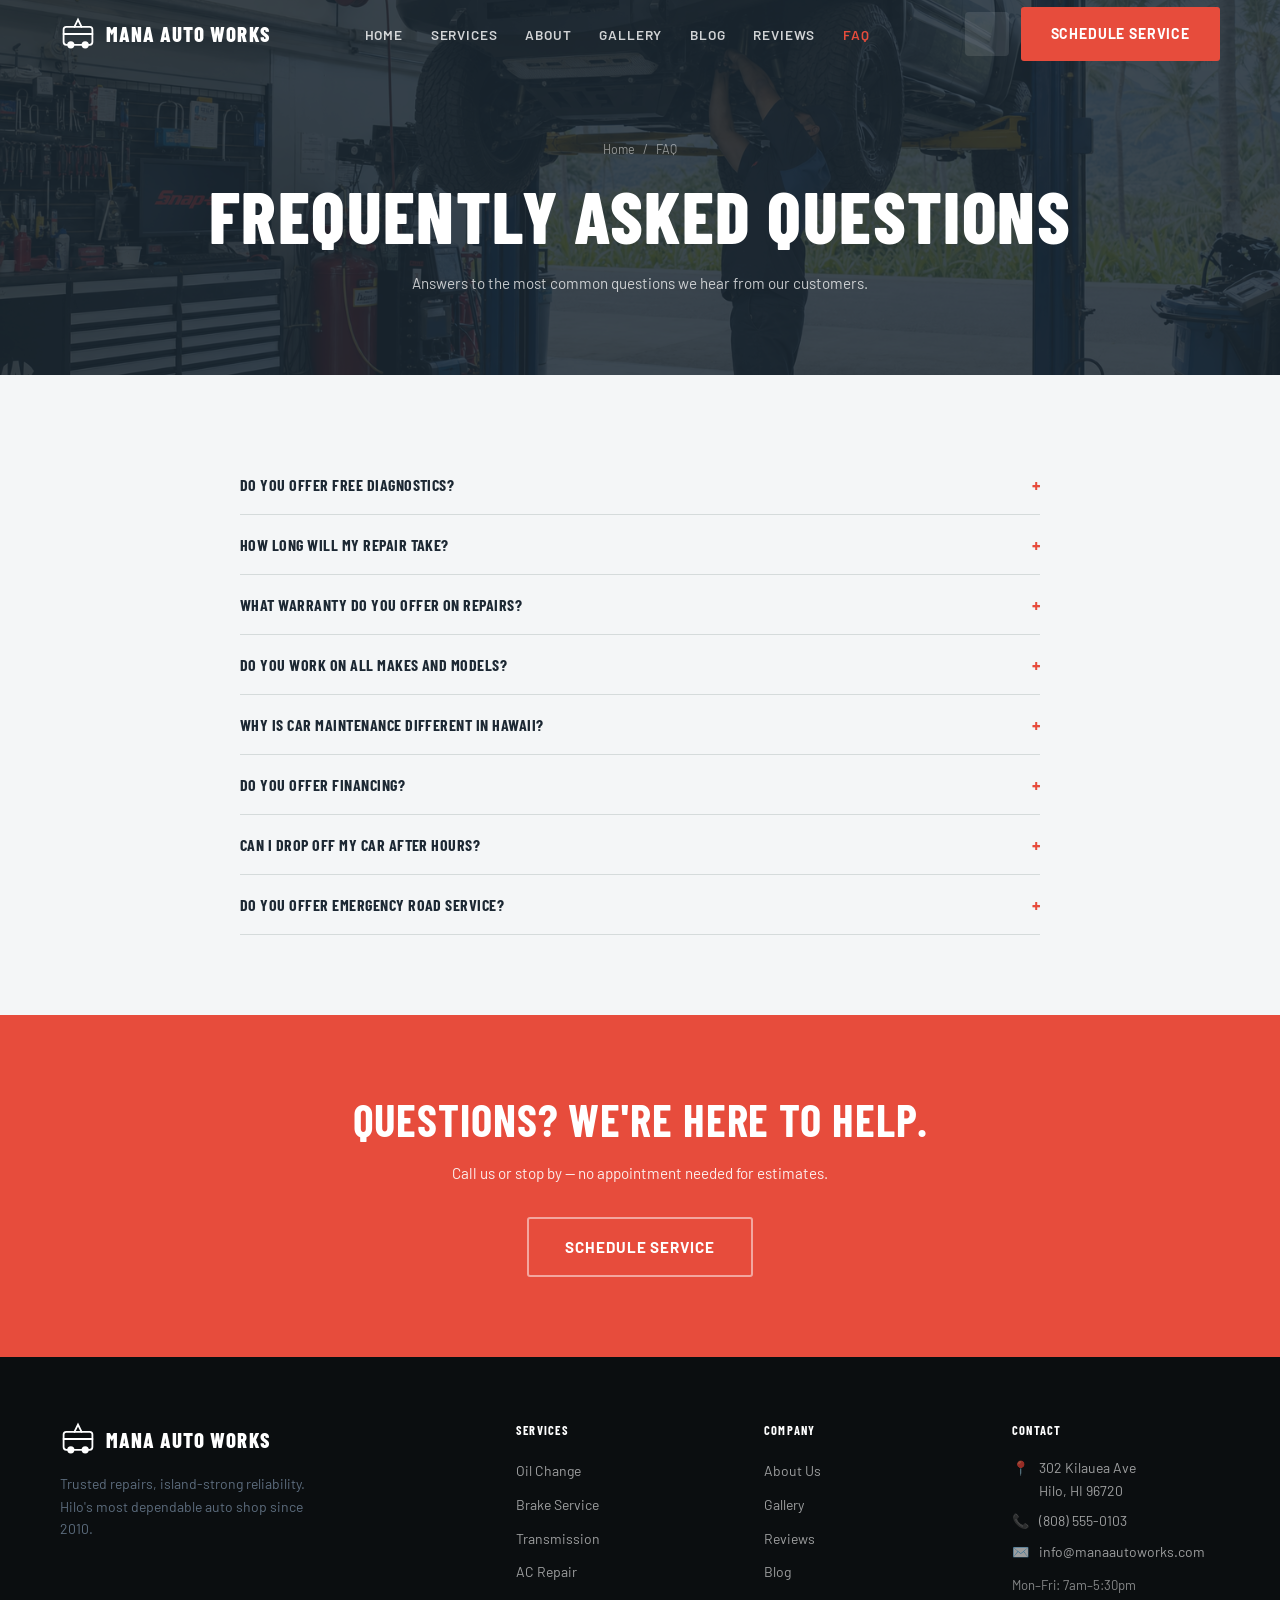
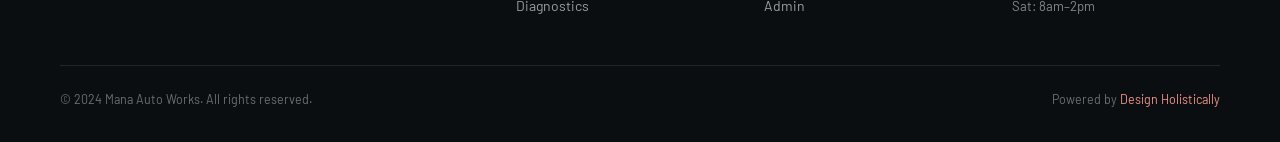
<file: faq.html>
<!DOCTYPE html>
<html lang="en" data-theme="light">
<head>
  <meta charset="UTF-8"><meta name="viewport" content="width=device-width, initial-scale=1.0">
  <title>FAQ | Mana Auto Works — Hilo, Hawaii</title>
  <meta name="description" content="Mana Auto Works offers trusted auto repair in Hilo, Hawaii. Oil changes, brakes, transmission, AC, diagnostics, and more.">
  <meta property="og:title" content="FAQ | Mana Auto Works">
  <meta property="og:image" content="images/hero.png">
  <link rel="icon" href="data:image/svg+xml,<svg xmlns='http://www.w3.org/2000/svg' viewBox='0 0 32 32'><text y='28' font-size='28'>🔧</text></svg>">
  <link rel="stylesheet" href="css/style.css">
  <script type="application/ld+json">
  {"@context":"https://schema.org","@type":"AutoRepair","name":"Mana Auto Works","description":"Trusted auto repair shop in Hilo, Hawaii Island.","telephone":"(808) 555-0103","address":{"@type":"PostalAddress","streetAddress":"302 Kilauea Ave","addressLocality":"Hilo","addressRegion":"HI","postalCode":"96720","addressCountry":"US"},"openingHours":["Mo-Fr 07:00-17:30","Sa 08:00-14:00"]}
  </script>
  <link rel="icon" type="image/x-icon" href="images/favicon.ico">
  <link rel="icon" type="image/png" sizes="32x32" href="images/favicon-32x32.png">
  <link rel="icon" type="image/png" sizes="16x16" href="images/favicon-16x16.png">
  <link rel="apple-touch-icon" sizes="180x180" href="images/apple-touch-icon.png">
</head>
<body class="page-wrapper">
  <header class="header">
    <nav class="nav container">
      <a href="index.html" class="nav-logo">
        <svg viewBox="0 0 40 40" fill="none" width="36" height="36" aria-label="Mana Auto Works">
          <rect x="4" y="12" width="32" height="20" rx="3" stroke="currentColor" stroke-width="2"/>
          <circle cx="12" cy="32" r="4" fill="currentColor"/>
          <circle cx="28" cy="32" r="4" fill="currentColor"/>
          <path d="M4 20h32M16 12l4-8 4 8" stroke="currentColor" stroke-width="2" stroke-linecap="round"/>
        </svg>
        Mana Auto Works
      </a>
      <ul class="nav-links">
        <li><a href="index.html" >Home</a></li>
        <li><a href="services.html" >Services</a></li>
        <li><a href="about.html" >About</a></li>
        <li><a href="gallery.html" >Gallery</a></li>
        <li><a href="blog.html" >Blog</a></li>
        <li><a href="reviews.html" >Reviews</a></li>
        <li><a href="faq.html" class='active'>FAQ</a></li>
      </ul>
      <div class="nav-actions">
        <button class="btn-theme" id="themeToggle" aria-label="Toggle dark mode"></button>
        <a href="booking.html" class="btn btn-nav">Schedule Service</a>
        <button class="hamburger" id="hamburger" aria-label="Menu"><span></span><span></span><span></span></button>
      </div>
    </nav>
  </header>
  <nav class="mobile-nav">
    <a href="index.html">Home</a><a href="services.html">Services</a><a href="about.html">About</a>
    <a href="gallery.html">Gallery</a><a href="blog.html">Blog</a><a href="booking.html" style="color:var(--accent)">Schedule Service</a>
  </nav>
  <div class="page-hero"><div class="container"><nav class="breadcrumb"><a href="index.html">Home</a><span>/</span><span>FAQ</span></nav><h1>Frequently Asked Questions</h1><p>Answers to the most common questions we hear from our customers.</p></div></div>
  <section class="section"><div class="container"><div class="faq-list">
    <div class="faq-item"><button class="faq-question"><span>Do you offer free diagnostics?</span><span class="faq-icon">+</span></button><div class="faq-answer"><div class="faq-answer-inner">Yes! We offer complimentary computer diagnostics on your first visit. This includes a full OBD-II scan and a basic visual inspection of your vehicle's major systems. On return visits, there's a $49.95 diagnostic fee that is credited back to you if you proceed with repairs. We believe you should understand what's wrong with your vehicle before you spend money — no surprises.</div></div></div>
    <div class="faq-item"><button class="faq-question"><span>How long will my repair take?</span><span class="faq-icon">+</span></button><div class="faq-answer"><div class="faq-answer-inner">Most routine maintenance services (oil changes, tire rotations, brakes) are completed same-day, often within 1–3 hours. More complex repairs like transmission work or engine repairs may take 2–5 business days depending on parts availability. We always provide an estimated completion time at the time of drop-off, and we'll call you immediately if anything changes. We also offer loaner vehicles for qualifying repairs.</div></div></div>
    <div class="faq-item"><button class="faq-question"><span>What warranty do you offer on repairs?</span><span class="faq-icon">+</span></button><div class="faq-answer"><div class="faq-answer-inner">All parts and labor are covered by our 12-month/12,000-mile warranty — whichever comes first. As a NAPA AutoCare Center, we also offer the nationwide NAPA Peace of Mind warranty, which covers your repair at any NAPA AutoCare Center across the country. If a covered repair fails within the warranty period, we'll fix it at no charge.</div></div></div>
    <div class="faq-item"><button class="faq-question"><span>Do you work on all makes and models?</span><span class="faq-icon">+</span></button><div class="faq-answer"><div class="faq-answer-inner">Yes, we service all domestic, Asian, and European makes and models including Toyota, Honda, Nissan, Subaru, Ford, Chevy, GMC, Jeep, BMW, Mercedes, and more. Our technicians are trained on a wide range of vehicle systems, and we use professional-grade diagnostic equipment that covers all manufacturers' systems.</div></div></div>
    <div class="faq-item"><button class="faq-question"><span>Why is car maintenance different in Hawaii?</span><span class="faq-icon">+</span></button><div class="faq-answer"><div class="faq-answer-inner">Hawaii's saltwater air dramatically accelerates corrosion on brake lines, exhaust systems, and undercarriage components. The constant heat and humidity affect rubber seals, hoses, and gaskets faster than temperate climates. The Big Island's lava roads can be particularly harsh on tires and suspension. We adjust our inspection checklists to focus on these Hawaii-specific issues and recommend more frequent checks on corrosion-prone components.</div></div></div>
    <div class="faq-item"><button class="faq-question"><span>Do you offer financing?</span><span class="faq-icon">+</span></button><div class="faq-answer"><div class="faq-answer-inner">Yes, we partner with Snap Finance and Synchrony Bank to offer flexible payment options for repairs over $500. You can apply in minutes at the shop and often receive a decision immediately. There are no-interest options available for qualifying repairs paid within promotional periods. We want to make sure you can get the repairs you need without financial stress.</div></div></div>
    <div class="faq-item"><button class="faq-question"><span>Can I drop off my car after hours?</span><span class="faq-icon">+</span></button><div class="faq-answer"><div class="faq-answer-inner">Yes! We have a secure after-hours key drop box at our Kilauea Avenue location. Simply fill out the service envelope, drop your keys, and our service advisor will call you first thing in the morning to confirm the services needed and provide an estimate before any work begins.</div></div></div>
    <div class="faq-item"><button class="faq-question"><span>Do you offer emergency road service?</span><span class="faq-icon">+</span></button><div class="faq-answer"><div class="faq-answer-inner">Yes — we offer emergency road service for customers in the Hilo area. If you're stranded on the side of the road, call us at (808) 555-0103. We'll do our best to dispatch a technician or arrange towing to get you to our shop. Emergency calls are subject to availability and a service call fee, which is credited toward any repairs performed at our shop.</div></div></div>
  </div></div></section>
  <div class="cta-band"><div class="container"><h2 style="color:#fff">Questions? We're Here to Help.</h2><p>Call us or stop by — no appointment needed for estimates.</p><a href="booking.html" class="btn btn-outline-light btn-lg">Schedule Service</a></div></div>

  <footer class="footer">
    <div class="container">
      <div class="footer-grid">
        <div class="footer-brand">
          <a href="index.html" class="nav-logo" style="color:#fff">
            <svg viewBox="0 0 40 40" fill="none" width="32" height="32"><rect x="4" y="12" width="32" height="20" rx="3" stroke="currentColor" stroke-width="2"/><circle cx="12" cy="32" r="4" fill="currentColor"/><circle cx="28" cy="32" r="4" fill="currentColor"/><path d="M4 20h32M16 12l4-8 4 8" stroke="currentColor" stroke-width="2" stroke-linecap="round"/></svg>
            Mana Auto Works
          </a>
          <p>Trusted repairs, island-strong reliability. Hilo's most dependable auto shop since 2010.</p>
        </div>
        <div><p class="footer-heading">Services</p><ul class="footer-links"><li><a href="services.html">Oil Change</a></li><li><a href="services.html">Brake Service</a></li><li><a href="services.html">Transmission</a></li><li><a href="services.html">AC Repair</a></li><li><a href="services.html">Diagnostics</a></li></ul></div>
        <div><p class="footer-heading">Company</p><ul class="footer-links"><li><a href="about.html">About Us</a></li><li><a href="gallery.html">Gallery</a></li><li><a href="reviews.html">Reviews</a></li><li><a href="blog.html">Blog</a></li><li><a href="admin.html">Admin</a></li></ul></div>
        <div>
          <p class="footer-heading">Contact</p>
          <div class="footer-contact-item"><span>📍</span><span>302 Kilauea Ave<br>Hilo, HI 96720</span></div>
          <div class="footer-contact-item"><span>📞</span><a href="tel:8085550103">(808) 555-0103</a></div>
          <div class="footer-contact-item"><span>✉️</span><a href="mailto:info@manaautoworks.com">info@manaautoworks.com</a></div>
          <div style="margin-top:12px;font-size:0.82rem;color:rgba(255,255,255,0.5)">Mon–Fri: 7am–5:30pm<br>Sat: 8am–2pm</div>
        </div>
      </div>
      <div class="footer-bottom">
        <p>© 2024 Mana Auto Works. All rights reserved.</p>
        <p class="powered-by">Powered by <a href="https://designholistically.com" target="_blank">Design Holistically</a></p>
      </div>
    </div>
  </footer>
  <button class="back-to-top" id="backToTop" aria-label="Back to top">↑</button><script src="js/main.js"></script></body></html>
</file>
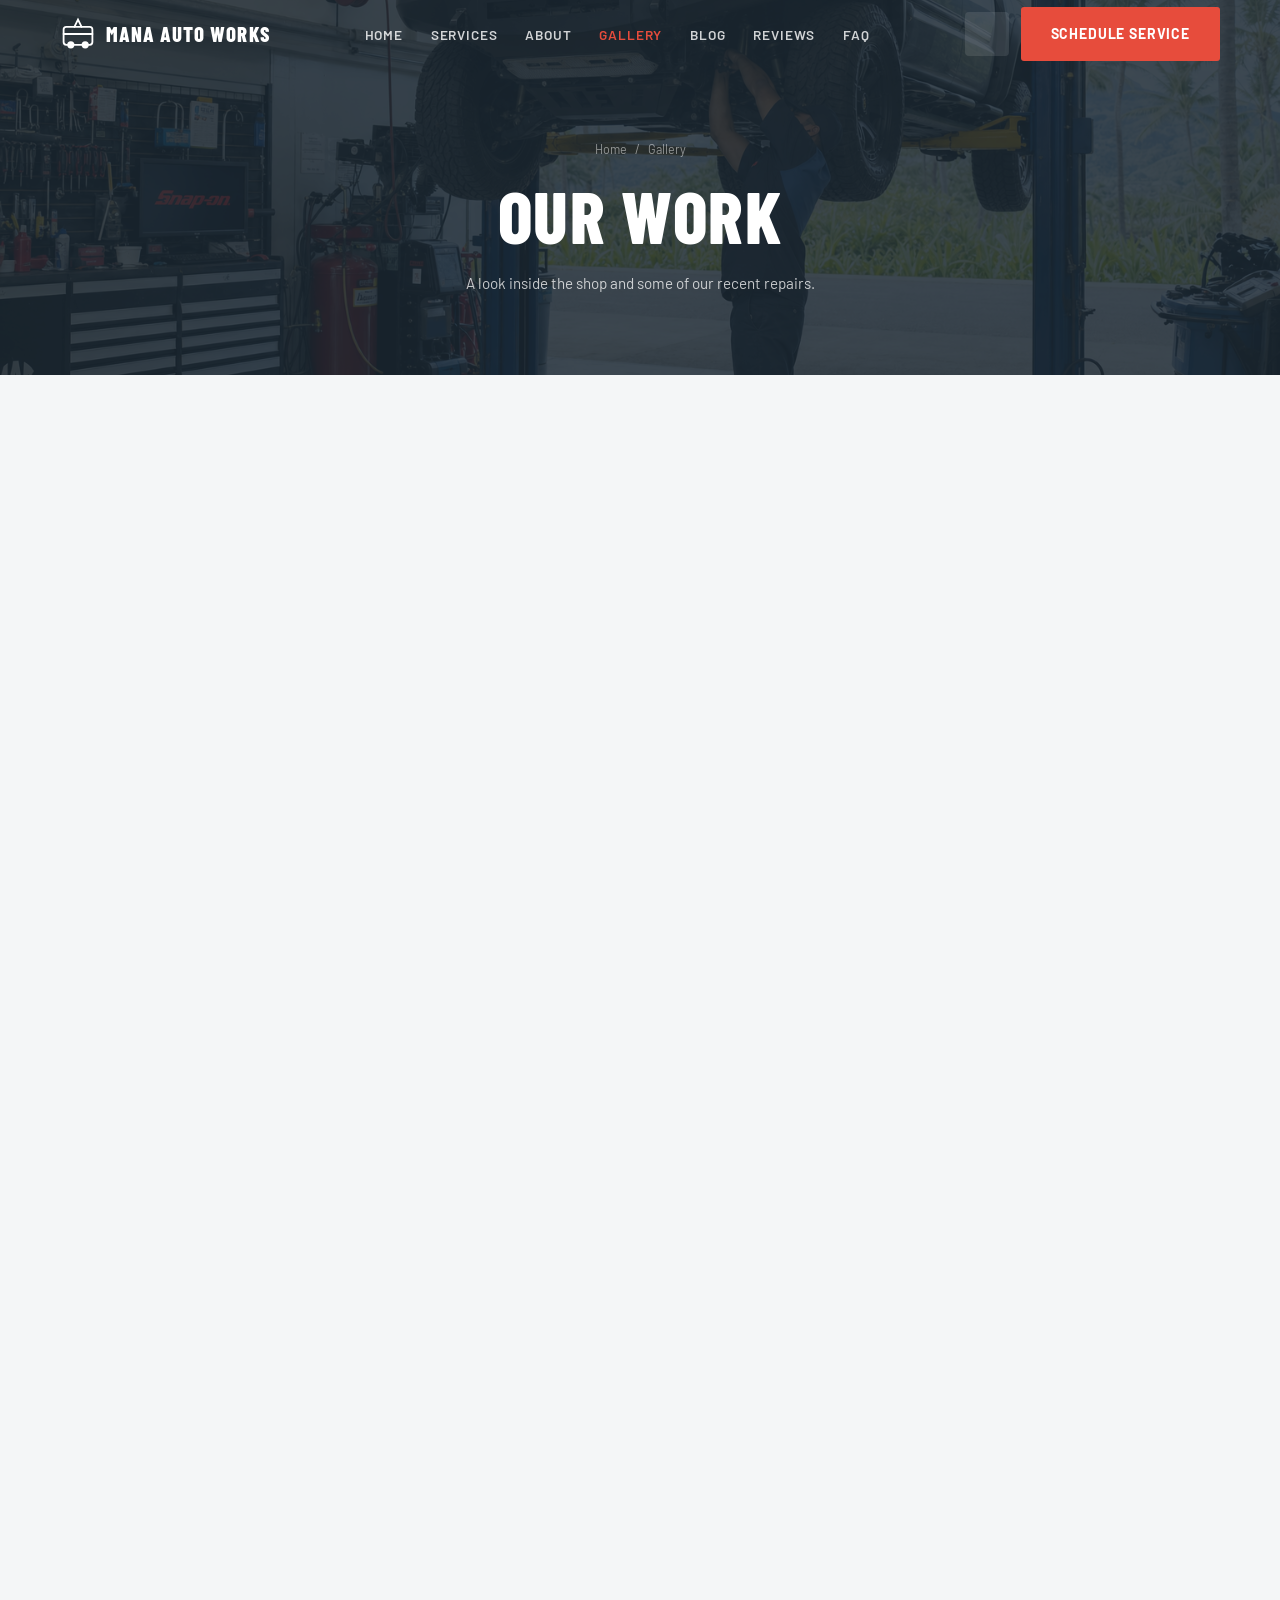
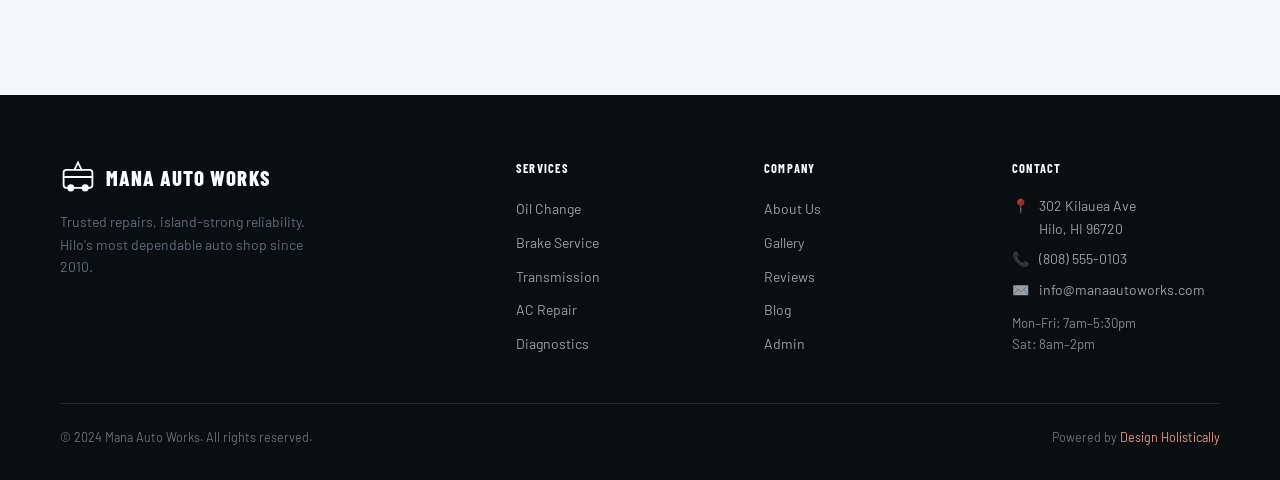
<file: gallery.html>
<!DOCTYPE html>
<html lang="en" data-theme="light">
<head>
  <meta charset="UTF-8"><meta name="viewport" content="width=device-width, initial-scale=1.0">
  <title>Gallery | Mana Auto Works — Hilo, Hawaii</title>
  <meta name="description" content="Mana Auto Works offers trusted auto repair in Hilo, Hawaii. Oil changes, brakes, transmission, AC, diagnostics, and more.">
  <meta property="og:title" content="Gallery | Mana Auto Works">
  <meta property="og:image" content="images/hero.png">
  <link rel="icon" href="data:image/svg+xml,<svg xmlns='http://www.w3.org/2000/svg' viewBox='0 0 32 32'><text y='28' font-size='28'>🔧</text></svg>">
  <link rel="stylesheet" href="css/style.css">
  <script type="application/ld+json">
  {"@context":"https://schema.org","@type":"AutoRepair","name":"Mana Auto Works","description":"Trusted auto repair shop in Hilo, Hawaii Island.","telephone":"(808) 555-0103","address":{"@type":"PostalAddress","streetAddress":"302 Kilauea Ave","addressLocality":"Hilo","addressRegion":"HI","postalCode":"96720","addressCountry":"US"},"openingHours":["Mo-Fr 07:00-17:30","Sa 08:00-14:00"]}
  </script>
  <link rel="icon" type="image/x-icon" href="images/favicon.ico">
  <link rel="icon" type="image/png" sizes="32x32" href="images/favicon-32x32.png">
  <link rel="icon" type="image/png" sizes="16x16" href="images/favicon-16x16.png">
  <link rel="apple-touch-icon" sizes="180x180" href="images/apple-touch-icon.png">
</head>
<body class="page-wrapper">
  <header class="header">
    <nav class="nav container">
      <a href="index.html" class="nav-logo">
        <svg viewBox="0 0 40 40" fill="none" width="36" height="36" aria-label="Mana Auto Works">
          <rect x="4" y="12" width="32" height="20" rx="3" stroke="currentColor" stroke-width="2"/>
          <circle cx="12" cy="32" r="4" fill="currentColor"/>
          <circle cx="28" cy="32" r="4" fill="currentColor"/>
          <path d="M4 20h32M16 12l4-8 4 8" stroke="currentColor" stroke-width="2" stroke-linecap="round"/>
        </svg>
        Mana Auto Works
      </a>
      <ul class="nav-links">
        <li><a href="index.html" >Home</a></li>
        <li><a href="services.html" >Services</a></li>
        <li><a href="about.html" >About</a></li>
        <li><a href="gallery.html" class='active'>Gallery</a></li>
        <li><a href="blog.html" >Blog</a></li>
        <li><a href="reviews.html" >Reviews</a></li>
        <li><a href="faq.html" >FAQ</a></li>
      </ul>
      <div class="nav-actions">
        <button class="btn-theme" id="themeToggle" aria-label="Toggle dark mode"></button>
        <a href="booking.html" class="btn btn-nav">Schedule Service</a>
        <button class="hamburger" id="hamburger" aria-label="Menu"><span></span><span></span><span></span></button>
      </div>
    </nav>
  </header>
  <nav class="mobile-nav">
    <a href="index.html">Home</a><a href="services.html">Services</a><a href="about.html">About</a>
    <a href="gallery.html">Gallery</a><a href="blog.html">Blog</a><a href="booking.html" style="color:var(--accent)">Schedule Service</a>
  </nav>
  <div class="page-hero"><div class="container"><nav class="breadcrumb"><a href="index.html">Home</a><span>/</span><span>Gallery</span></nav><h1>Our Work</h1><p>A look inside the shop and some of our recent repairs.</p></div></div>
  <section class="section"><div class="container">
    <div class="gallery-grid"><div class="gallery-item fade-up"><img src="images/gallery-1.png" alt="Work 1" loading="lazy"><div class="gallery-item-overlay"><span>Engine Work</span></div></div><div class="gallery-item fade-up"><img src="images/gallery-2.png" alt="Work 2" loading="lazy"><div class="gallery-item-overlay"><span>Brake Job</span></div></div><div class="gallery-item fade-up"><img src="images/gallery-3.png" alt="Work 3" loading="lazy"><div class="gallery-item-overlay"><span>Tire Change</span></div></div><div class="gallery-item fade-up"><img src="images/gallery-4.png" alt="Work 4" loading="lazy"><div class="gallery-item-overlay"><span>AC Service</span></div></div><div class="gallery-item fade-up"><img src="images/gallery-5.png" alt="Work 5" loading="lazy"><div class="gallery-item-overlay"><span>Diagnostics</span></div></div><div class="gallery-item fade-up"><img src="images/gallery-6.png" alt="Work 6" loading="lazy"><div class="gallery-item-overlay"><span>Transmission</span></div></div><div class="gallery-item fade-up"><img src="images/gallery-1.png" alt="Work 7" loading="lazy"><div class="gallery-item-overlay"><span>Alignment</span></div></div><div class="gallery-item fade-up"><img src="images/gallery-2.png" alt="Work 8" loading="lazy"><div class="gallery-item-overlay"><span>Oil Change</span></div></div><div class="gallery-item fade-up"><img src="images/gallery-3.png" alt="Work 9" loading="lazy"><div class="gallery-item-overlay"><span>Suspension</span></div></div><div class="gallery-item fade-up"><img src="images/gallery-4.png" alt="Work 10" loading="lazy"><div class="gallery-item-overlay"><span>Exhaust</span></div></div><div class="gallery-item fade-up"><img src="images/gallery-5.png" alt="Work 11" loading="lazy"><div class="gallery-item-overlay"><span>Detailing</span></div></div><div class="gallery-item fade-up"><img src="images/gallery-6.png" alt="Work 12" loading="lazy"><div class="gallery-item-overlay"><span>Lift Install</span></div></div><div class="gallery-item fade-up"><img src="images/gallery-1.png" alt="Work 13" loading="lazy"><div class="gallery-item-overlay"><span>Engine Work</span></div></div><div class="gallery-item fade-up"><img src="images/gallery-2.png" alt="Work 14" loading="lazy"><div class="gallery-item-overlay"><span>Brake Job</span></div></div><div class="gallery-item fade-up"><img src="images/gallery-3.png" alt="Work 15" loading="lazy"><div class="gallery-item-overlay"><span>Tire Change</span></div></div><div class="gallery-item fade-up"><img src="images/gallery-4.png" alt="Work 16" loading="lazy"><div class="gallery-item-overlay"><span>AC Service</span></div></div>
    </div>
  </div></section>

  <footer class="footer">
    <div class="container">
      <div class="footer-grid">
        <div class="footer-brand">
          <a href="index.html" class="nav-logo" style="color:#fff">
            <svg viewBox="0 0 40 40" fill="none" width="32" height="32"><rect x="4" y="12" width="32" height="20" rx="3" stroke="currentColor" stroke-width="2"/><circle cx="12" cy="32" r="4" fill="currentColor"/><circle cx="28" cy="32" r="4" fill="currentColor"/><path d="M4 20h32M16 12l4-8 4 8" stroke="currentColor" stroke-width="2" stroke-linecap="round"/></svg>
            Mana Auto Works
          </a>
          <p>Trusted repairs, island-strong reliability. Hilo's most dependable auto shop since 2010.</p>
        </div>
        <div><p class="footer-heading">Services</p><ul class="footer-links"><li><a href="services.html">Oil Change</a></li><li><a href="services.html">Brake Service</a></li><li><a href="services.html">Transmission</a></li><li><a href="services.html">AC Repair</a></li><li><a href="services.html">Diagnostics</a></li></ul></div>
        <div><p class="footer-heading">Company</p><ul class="footer-links"><li><a href="about.html">About Us</a></li><li><a href="gallery.html">Gallery</a></li><li><a href="reviews.html">Reviews</a></li><li><a href="blog.html">Blog</a></li><li><a href="admin.html">Admin</a></li></ul></div>
        <div>
          <p class="footer-heading">Contact</p>
          <div class="footer-contact-item"><span>📍</span><span>302 Kilauea Ave<br>Hilo, HI 96720</span></div>
          <div class="footer-contact-item"><span>📞</span><a href="tel:8085550103">(808) 555-0103</a></div>
          <div class="footer-contact-item"><span>✉️</span><a href="mailto:info@manaautoworks.com">info@manaautoworks.com</a></div>
          <div style="margin-top:12px;font-size:0.82rem;color:rgba(255,255,255,0.5)">Mon–Fri: 7am–5:30pm<br>Sat: 8am–2pm</div>
        </div>
      </div>
      <div class="footer-bottom">
        <p>© 2024 Mana Auto Works. All rights reserved.</p>
        <p class="powered-by">Powered by <a href="https://designholistically.com" target="_blank">Design Holistically</a></p>
      </div>
    </div>
  </footer>
  <button class="back-to-top" id="backToTop" aria-label="Back to top">↑</button><script src="js/main.js"></script></body></html>
</file>
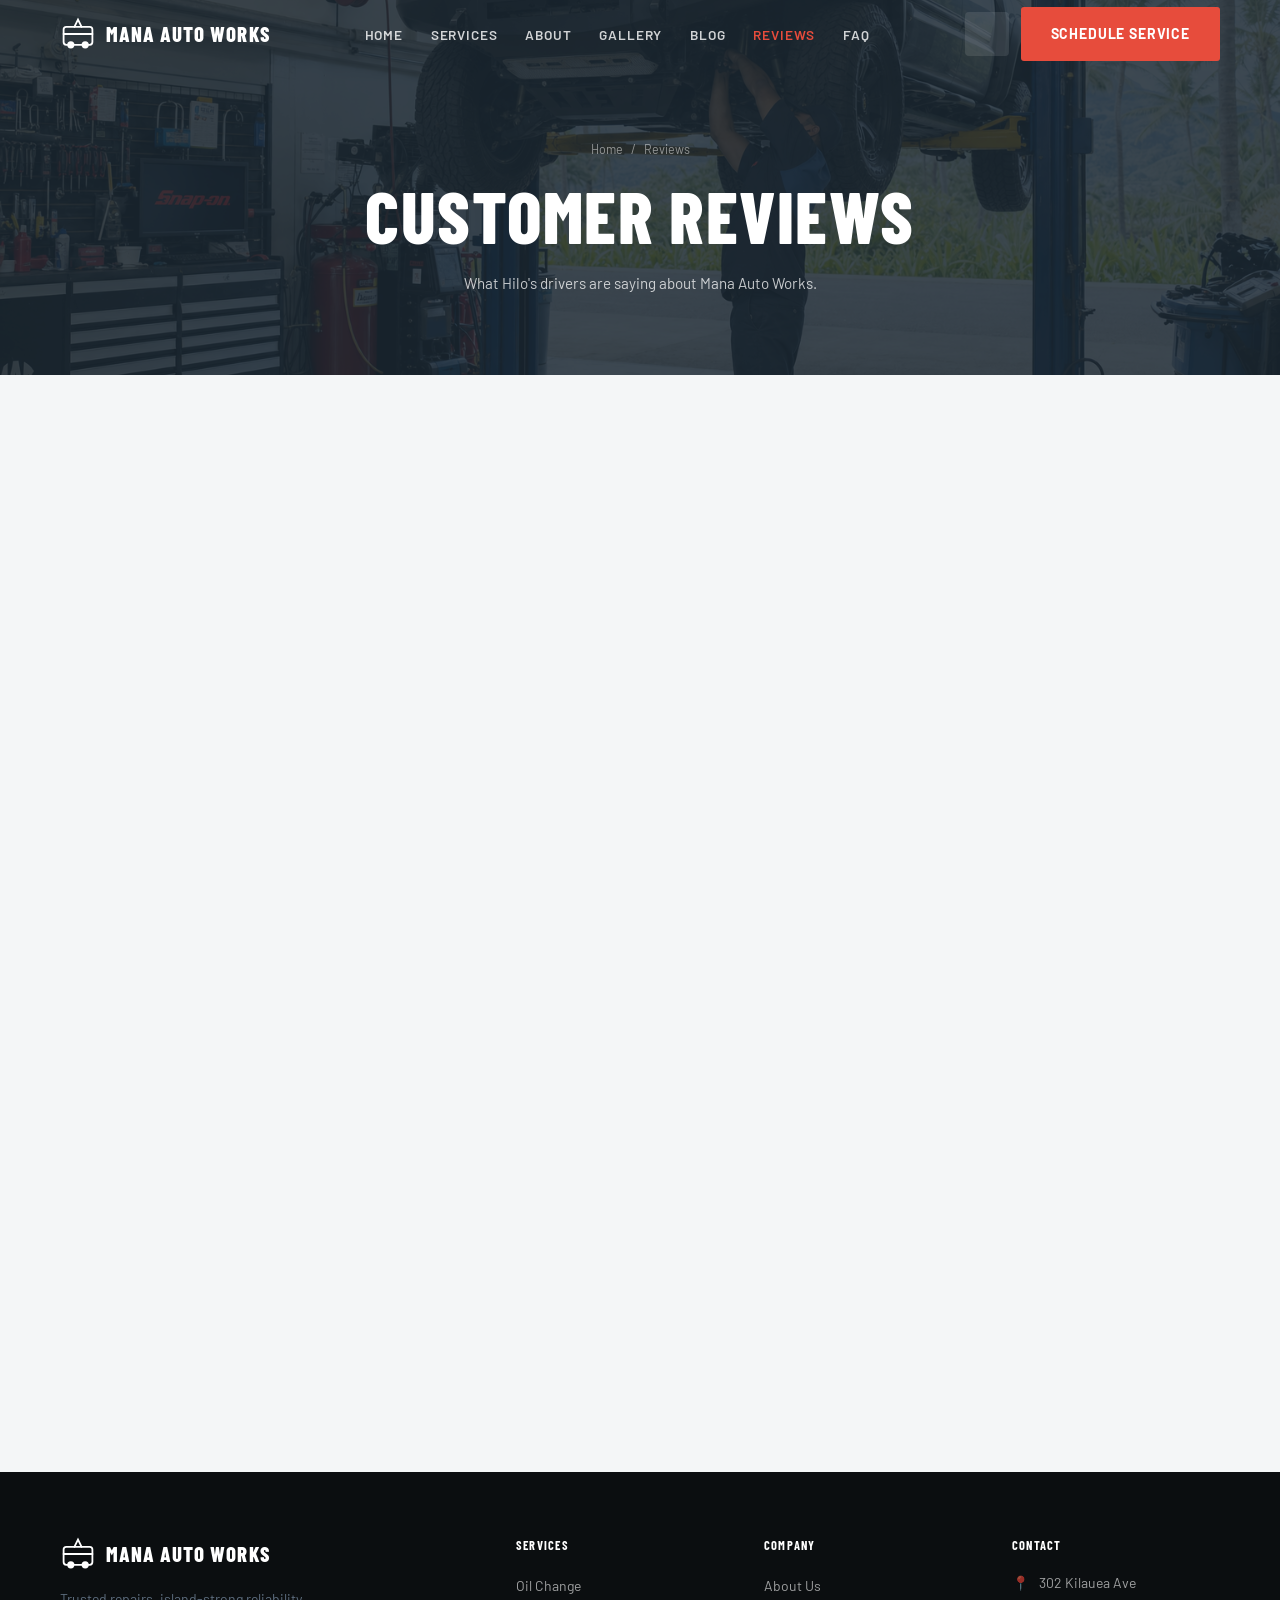
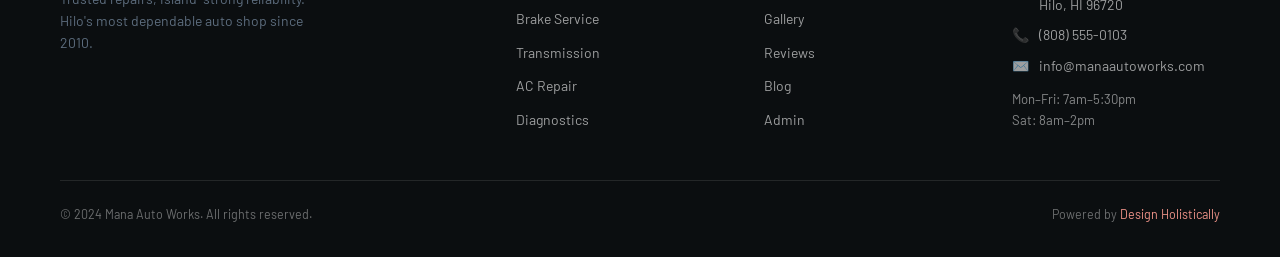
<file: reviews.html>
<!DOCTYPE html>
<html lang="en" data-theme="light">
<head>
  <meta charset="UTF-8"><meta name="viewport" content="width=device-width, initial-scale=1.0">
  <title>Reviews | Mana Auto Works — Hilo, Hawaii</title>
  <meta name="description" content="Mana Auto Works offers trusted auto repair in Hilo, Hawaii. Oil changes, brakes, transmission, AC, diagnostics, and more.">
  <meta property="og:title" content="Reviews | Mana Auto Works">
  <meta property="og:image" content="images/hero.png">
  <link rel="icon" href="data:image/svg+xml,<svg xmlns='http://www.w3.org/2000/svg' viewBox='0 0 32 32'><text y='28' font-size='28'>🔧</text></svg>">
  <link rel="stylesheet" href="css/style.css">
  <script type="application/ld+json">
  {"@context":"https://schema.org","@type":"AutoRepair","name":"Mana Auto Works","description":"Trusted auto repair shop in Hilo, Hawaii Island.","telephone":"(808) 555-0103","address":{"@type":"PostalAddress","streetAddress":"302 Kilauea Ave","addressLocality":"Hilo","addressRegion":"HI","postalCode":"96720","addressCountry":"US"},"openingHours":["Mo-Fr 07:00-17:30","Sa 08:00-14:00"]}
  </script>
  <link rel="icon" type="image/x-icon" href="images/favicon.ico">
  <link rel="icon" type="image/png" sizes="32x32" href="images/favicon-32x32.png">
  <link rel="icon" type="image/png" sizes="16x16" href="images/favicon-16x16.png">
  <link rel="apple-touch-icon" sizes="180x180" href="images/apple-touch-icon.png">
</head>
<body class="page-wrapper">
  <header class="header">
    <nav class="nav container">
      <a href="index.html" class="nav-logo">
        <svg viewBox="0 0 40 40" fill="none" width="36" height="36" aria-label="Mana Auto Works">
          <rect x="4" y="12" width="32" height="20" rx="3" stroke="currentColor" stroke-width="2"/>
          <circle cx="12" cy="32" r="4" fill="currentColor"/>
          <circle cx="28" cy="32" r="4" fill="currentColor"/>
          <path d="M4 20h32M16 12l4-8 4 8" stroke="currentColor" stroke-width="2" stroke-linecap="round"/>
        </svg>
        Mana Auto Works
      </a>
      <ul class="nav-links">
        <li><a href="index.html" >Home</a></li>
        <li><a href="services.html" >Services</a></li>
        <li><a href="about.html" >About</a></li>
        <li><a href="gallery.html" >Gallery</a></li>
        <li><a href="blog.html" >Blog</a></li>
        <li><a href="reviews.html" class='active'>Reviews</a></li>
        <li><a href="faq.html" >FAQ</a></li>
      </ul>
      <div class="nav-actions">
        <button class="btn-theme" id="themeToggle" aria-label="Toggle dark mode"></button>
        <a href="booking.html" class="btn btn-nav">Schedule Service</a>
        <button class="hamburger" id="hamburger" aria-label="Menu"><span></span><span></span><span></span></button>
      </div>
    </nav>
  </header>
  <nav class="mobile-nav">
    <a href="index.html">Home</a><a href="services.html">Services</a><a href="about.html">About</a>
    <a href="gallery.html">Gallery</a><a href="blog.html">Blog</a><a href="booking.html" style="color:var(--accent)">Schedule Service</a>
  </nav>
  <div class="page-hero"><div class="container"><nav class="breadcrumb"><a href="index.html">Home</a><span>/</span><span>Reviews</span></nav><h1>Customer Reviews</h1><p>What Hilo's drivers are saying about Mana Auto Works.</p></div></div>
  <section class="section"><div class="container">
    <div class="reviews-summary fade-up">
      <div><div class="review-score">4.9</div><div class="review-stars-big">★★★★★</div><div style="font-size:0.85rem;color:var(--text-light)">247 reviews on Google</div></div>
    </div>
    <div class="reviews-grid">
      <div class="review-card fade-up fade-up-delay-1"><div class="review-header"><img class="review-avatar" src="images/avatar-1.png" alt="K.T."><div><div class="review-name">Kahana Torres</div><div class="review-date">June 2024</div></div></div><div class="review-stars">★★★★★</div><p class="review-text">"Best shop in Hilo, full stop. They diagnosed my truck's starting issue in under an hour and had it fixed the same day. Honest, fair priced, and they actually explain what they find. Will never go anywhere else."</p></div>
      <div class="review-card fade-up fade-up-delay-2"><div class="review-header"><img class="review-avatar" src="images/avatar-2.png" alt="L.M."><div><div class="review-name">Lisa Makoa</div><div class="review-date">June 2024</div></div></div><div class="review-stars">★★★★★</div><p class="review-text">"AC died in July. They squeezed me in, found the problem (a leaking compressor), explained it clearly with photos, and had me cool again by evening. The price was extremely fair compared to the dealership quote."</p></div>
      <div class="review-card fade-up fade-up-delay-3"><div class="review-header"><img class="review-avatar" src="images/avatar-3.png" alt="R.K."><div><div class="review-name">Robert Kono</div><div class="review-date">May 2024</div></div></div><div class="review-stars">★★★★★</div><p class="review-text">"Eight years, four vehicles. Mana Auto Works has been my shop for all of them. Kainoa is an exceptional mechanic and an even better businessman — he built something here that Hilo needed."</p></div>
      <div class="review-card fade-up fade-up-delay-1"><div class="review-header"><img class="review-avatar" src="images/avatar-1.png" alt="M.N."><div><div class="review-name">Michelle Nakashima</div><div class="review-date">May 2024</div></div></div><div class="review-stars">★★★★★</div><p class="review-text">"Came in nervous after a dealer quote that seemed high. Mana Auto did the same repair for almost half the price and finished faster. The 12-month warranty gave me peace of mind. Highly recommend."</p></div>
      <div class="review-card fade-up fade-up-delay-2"><div class="review-header"><img class="review-avatar" src="images/avatar-2.png" alt="T.R."><div><div class="review-name">Tomoko Reyes</div><div class="review-date">April 2024</div></div></div><div class="review-stars">★★★★★</div><p class="review-text">"I'm a single mom and I was terrified of being overcharged. Mana Auto showed me photos of the problem, explained everything clearly, and did exactly what they said for the quoted price. No surprises."</p></div>
      <div class="review-card fade-up fade-up-delay-3"><div class="review-header"><img class="review-avatar" src="images/avatar-3.png" alt="J.H."><div><div class="review-name">James Harada</div><div class="review-date">April 2024</div></div></div><div class="review-stars">★★★★★</div><p class="review-text">"Brought my Subaru Outback in for a transmission service. They were fast, communicated well, and the truck shifts like new. The team is clearly knowledgeable about Hawaii-specific issues like salt corrosion."</p></div>
      <div class="review-card fade-up fade-up-delay-1"><div class="review-header"><img class="review-avatar" src="images/avatar-1.png" alt="P.K."><div><div class="review-name">Peter Kim</div><div class="review-date">March 2024</div></div></div><div class="review-stars">★★★★★</div><p class="review-text">"Derek and his team are top-notch. I came in for brakes and they found a leak in my power steering line that I had no idea about. They fixed both, sent photos, and the total was still under $400."</p></div>
      <div class="review-card fade-up fade-up-delay-2"><div class="review-header"><img class="review-avatar" src="images/avatar-2.png" alt="A.F."><div><div class="review-name">Anna Ferreira</div><div class="review-date">March 2024</div></div></div><div class="review-stars">★★★★★</div><p class="review-text">"Used the after-hours drop box for the first time — super easy. They called at 8am, explained the diagnostics, got my approval, and my car was ready by 3pm. That's the service experience everyone deserves."</p></div>
    </div>
  </div></section>

  <footer class="footer">
    <div class="container">
      <div class="footer-grid">
        <div class="footer-brand">
          <a href="index.html" class="nav-logo" style="color:#fff">
            <svg viewBox="0 0 40 40" fill="none" width="32" height="32"><rect x="4" y="12" width="32" height="20" rx="3" stroke="currentColor" stroke-width="2"/><circle cx="12" cy="32" r="4" fill="currentColor"/><circle cx="28" cy="32" r="4" fill="currentColor"/><path d="M4 20h32M16 12l4-8 4 8" stroke="currentColor" stroke-width="2" stroke-linecap="round"/></svg>
            Mana Auto Works
          </a>
          <p>Trusted repairs, island-strong reliability. Hilo's most dependable auto shop since 2010.</p>
        </div>
        <div><p class="footer-heading">Services</p><ul class="footer-links"><li><a href="services.html">Oil Change</a></li><li><a href="services.html">Brake Service</a></li><li><a href="services.html">Transmission</a></li><li><a href="services.html">AC Repair</a></li><li><a href="services.html">Diagnostics</a></li></ul></div>
        <div><p class="footer-heading">Company</p><ul class="footer-links"><li><a href="about.html">About Us</a></li><li><a href="gallery.html">Gallery</a></li><li><a href="reviews.html">Reviews</a></li><li><a href="blog.html">Blog</a></li><li><a href="admin.html">Admin</a></li></ul></div>
        <div>
          <p class="footer-heading">Contact</p>
          <div class="footer-contact-item"><span>📍</span><span>302 Kilauea Ave<br>Hilo, HI 96720</span></div>
          <div class="footer-contact-item"><span>📞</span><a href="tel:8085550103">(808) 555-0103</a></div>
          <div class="footer-contact-item"><span>✉️</span><a href="mailto:info@manaautoworks.com">info@manaautoworks.com</a></div>
          <div style="margin-top:12px;font-size:0.82rem;color:rgba(255,255,255,0.5)">Mon–Fri: 7am–5:30pm<br>Sat: 8am–2pm</div>
        </div>
      </div>
      <div class="footer-bottom">
        <p>© 2024 Mana Auto Works. All rights reserved.</p>
        <p class="powered-by">Powered by <a href="https://designholistically.com" target="_blank">Design Holistically</a></p>
      </div>
    </div>
  </footer>
  <button class="back-to-top" id="backToTop" aria-label="Back to top">↑</button><script src="js/main.js"></script></body></html>
</file>
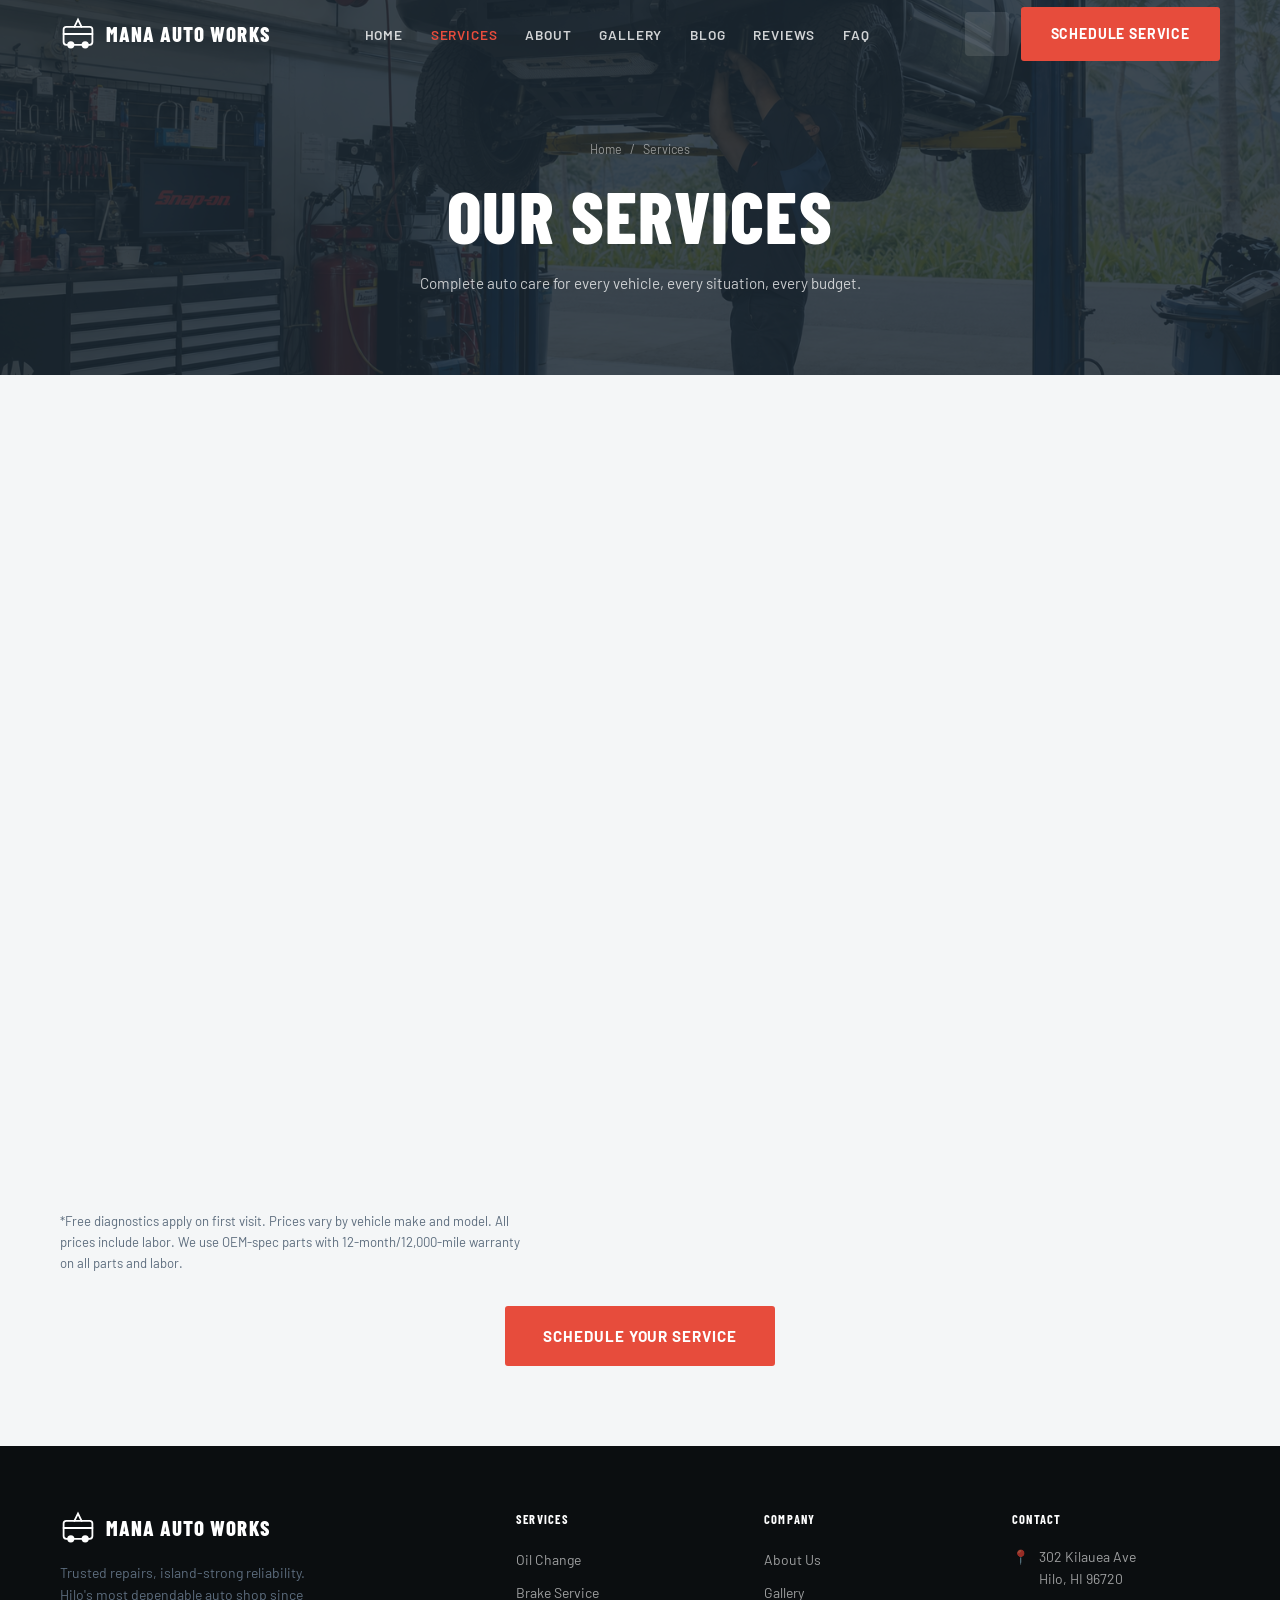
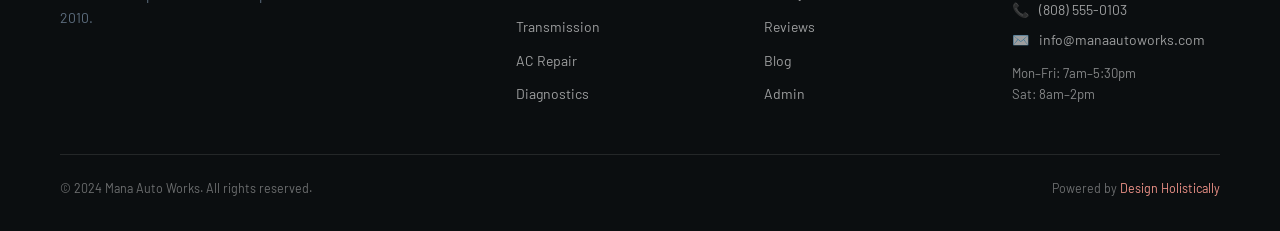
<file: services.html>
<!DOCTYPE html>
<html lang="en" data-theme="light">
<head>
  <meta charset="UTF-8"><meta name="viewport" content="width=device-width, initial-scale=1.0">
  <title>Services | Mana Auto Works — Hilo, Hawaii</title>
  <meta name="description" content="Mana Auto Works offers trusted auto repair in Hilo, Hawaii. Oil changes, brakes, transmission, AC, diagnostics, and more.">
  <meta property="og:title" content="Services | Mana Auto Works">
  <meta property="og:image" content="images/hero.png">
  <link rel="icon" href="data:image/svg+xml,<svg xmlns='http://www.w3.org/2000/svg' viewBox='0 0 32 32'><text y='28' font-size='28'>🔧</text></svg>">
  <link rel="stylesheet" href="css/style.css">
  <script type="application/ld+json">
  {"@context":"https://schema.org","@type":"AutoRepair","name":"Mana Auto Works","description":"Trusted auto repair shop in Hilo, Hawaii Island.","telephone":"(808) 555-0103","address":{"@type":"PostalAddress","streetAddress":"302 Kilauea Ave","addressLocality":"Hilo","addressRegion":"HI","postalCode":"96720","addressCountry":"US"},"openingHours":["Mo-Fr 07:00-17:30","Sa 08:00-14:00"]}
  </script>
  <link rel="icon" type="image/x-icon" href="images/favicon.ico">
  <link rel="icon" type="image/png" sizes="32x32" href="images/favicon-32x32.png">
  <link rel="icon" type="image/png" sizes="16x16" href="images/favicon-16x16.png">
  <link rel="apple-touch-icon" sizes="180x180" href="images/apple-touch-icon.png">
</head>
<body class="page-wrapper">
  <header class="header">
    <nav class="nav container">
      <a href="index.html" class="nav-logo">
        <svg viewBox="0 0 40 40" fill="none" width="36" height="36" aria-label="Mana Auto Works">
          <rect x="4" y="12" width="32" height="20" rx="3" stroke="currentColor" stroke-width="2"/>
          <circle cx="12" cy="32" r="4" fill="currentColor"/>
          <circle cx="28" cy="32" r="4" fill="currentColor"/>
          <path d="M4 20h32M16 12l4-8 4 8" stroke="currentColor" stroke-width="2" stroke-linecap="round"/>
        </svg>
        Mana Auto Works
      </a>
      <ul class="nav-links">
        <li><a href="index.html" >Home</a></li>
        <li><a href="services.html" class='active'>Services</a></li>
        <li><a href="about.html" >About</a></li>
        <li><a href="gallery.html" >Gallery</a></li>
        <li><a href="blog.html" >Blog</a></li>
        <li><a href="reviews.html" >Reviews</a></li>
        <li><a href="faq.html" >FAQ</a></li>
      </ul>
      <div class="nav-actions">
        <button class="btn-theme" id="themeToggle" aria-label="Toggle dark mode"></button>
        <a href="booking.html" class="btn btn-nav">Schedule Service</a>
        <button class="hamburger" id="hamburger" aria-label="Menu"><span></span><span></span><span></span></button>
      </div>
    </nav>
  </header>
  <nav class="mobile-nav">
    <a href="index.html">Home</a><a href="services.html">Services</a><a href="about.html">About</a>
    <a href="gallery.html">Gallery</a><a href="blog.html">Blog</a><a href="booking.html" style="color:var(--accent)">Schedule Service</a>
  </nav>
  <div class="page-hero"><div class="container"><nav class="breadcrumb"><a href="index.html">Home</a><span>/</span><span>Services</span></nav><h1>Our Services</h1><p>Complete auto care for every vehicle, every situation, every budget.</p></div></div>
  <section class="section"><div class="container">
    <table class="price-table fade-up"><thead><tr><th>Service</th><th>Details</th><th>Price</th></tr></thead><tbody>
      <tr><td><strong>Conventional Oil Change</strong></td><td>Up to 5 qts, filter included, multi-point inspection</td><td class="price-tag">$44.95</td></tr>
      <tr><td><strong>Synthetic Blend Oil Change</strong></td><td>Up to 5 qts, filter, inspection</td><td class="price-tag">$59.95</td></tr>
      <tr><td><strong>Full Synthetic Oil Change</strong></td><td>Up to 5 qts premium synthetic, filter, inspection</td><td class="price-tag">$74.95</td></tr>
      <tr><td><strong>Brake Pad Replacement (per axle)</strong></td><td>OEM-quality pads, hardware kit, bed-in procedure</td><td class="price-tag">from $149</td></tr>
      <tr><td><strong>Brake Rotor Replacement (per axle)</strong></td><td>Slotted or standard rotors, with pad replacement</td><td class="price-tag">from $249</td></tr>
      <tr><td><strong>Transmission Fluid Service</strong></td><td>Drain & fill or full flush, filter replacement</td><td class="price-tag">from $149</td></tr>
      <tr><td><strong>AC Recharge & Inspection</strong></td><td>Evacuate, inspect for leaks, recharge refrigerant</td><td class="price-tag">from $89</td></tr>
      <tr><td><strong>AC Compressor Replacement</strong></td><td>Parts + labor, includes recharge</td><td class="price-tag">from $650</td></tr>
      <tr><td><strong>Tire Rotation</strong></td><td>4-tire rotation, torque to spec</td><td class="price-tag">$24.95</td></tr>
      <tr><td><strong>Wheel Alignment (4-wheel)</strong></td><td>Computerized alignment, printout report</td><td class="price-tag">$89.95</td></tr>
      <tr><td><strong>Computer Diagnostics</strong></td><td>OBD-II scan, all systems check</td><td class="price-tag">FREE*</td></tr>
      <tr><td><strong>Battery Replacement</strong></td><td>Test, replacement, terminal clean, secure fit</td><td class="price-tag">from $149</td></tr>
      <tr><td><strong>Timing Belt Replacement</strong></td><td>Belt + tensioner + water pump kit recommended</td><td class="price-tag">from $450</td></tr>
      <tr><td><strong>Coolant Flush</strong></td><td>Full system flush, new coolant to spec</td><td class="price-tag">from $99</td></tr>
    </tbody></table>
    <p style="font-size:0.82rem;margin-bottom:32px">*Free diagnostics apply on first visit. Prices vary by vehicle make and model. All prices include labor. We use OEM-spec parts with 12-month/12,000-mile warranty on all parts and labor.</p>
    <div class="text-center"><a href="booking.html" class="btn btn-primary btn-lg">Schedule Your Service</a></div>
  </div></section>

  <footer class="footer">
    <div class="container">
      <div class="footer-grid">
        <div class="footer-brand">
          <a href="index.html" class="nav-logo" style="color:#fff">
            <svg viewBox="0 0 40 40" fill="none" width="32" height="32"><rect x="4" y="12" width="32" height="20" rx="3" stroke="currentColor" stroke-width="2"/><circle cx="12" cy="32" r="4" fill="currentColor"/><circle cx="28" cy="32" r="4" fill="currentColor"/><path d="M4 20h32M16 12l4-8 4 8" stroke="currentColor" stroke-width="2" stroke-linecap="round"/></svg>
            Mana Auto Works
          </a>
          <p>Trusted repairs, island-strong reliability. Hilo's most dependable auto shop since 2010.</p>
        </div>
        <div><p class="footer-heading">Services</p><ul class="footer-links"><li><a href="services.html">Oil Change</a></li><li><a href="services.html">Brake Service</a></li><li><a href="services.html">Transmission</a></li><li><a href="services.html">AC Repair</a></li><li><a href="services.html">Diagnostics</a></li></ul></div>
        <div><p class="footer-heading">Company</p><ul class="footer-links"><li><a href="about.html">About Us</a></li><li><a href="gallery.html">Gallery</a></li><li><a href="reviews.html">Reviews</a></li><li><a href="blog.html">Blog</a></li><li><a href="admin.html">Admin</a></li></ul></div>
        <div>
          <p class="footer-heading">Contact</p>
          <div class="footer-contact-item"><span>📍</span><span>302 Kilauea Ave<br>Hilo, HI 96720</span></div>
          <div class="footer-contact-item"><span>📞</span><a href="tel:8085550103">(808) 555-0103</a></div>
          <div class="footer-contact-item"><span>✉️</span><a href="mailto:info@manaautoworks.com">info@manaautoworks.com</a></div>
          <div style="margin-top:12px;font-size:0.82rem;color:rgba(255,255,255,0.5)">Mon–Fri: 7am–5:30pm<br>Sat: 8am–2pm</div>
        </div>
      </div>
      <div class="footer-bottom">
        <p>© 2024 Mana Auto Works. All rights reserved.</p>
        <p class="powered-by">Powered by <a href="https://designholistically.com" target="_blank">Design Holistically</a></p>
      </div>
    </div>
  </footer>
  <button class="back-to-top" id="backToTop" aria-label="Back to top">↑</button><script src="js/main.js"></script></body></html>
</file>
<file: css/style.css>
@import url('https://fonts.googleapis.com/css2?family=Barlow:wght@400;500;600;700;800&family=Barlow+Condensed:wght@600;700;800&display=swap');
:root{--primary:#1C2833;--primary-light:#2E4057;--accent:#E74C3C;--accent-dark:#C0392B;--accent-light:#F1948A;--white:#FFFFFF;--off-white:#F4F6F7;--gray-100:#ECF0F1;--gray-200:#D5DBDB;--gray-300:#AAB7B8;--gray-500:#717D7E;--gray-900:#0B0E10;--text:#1C2833;--text-light:#5D6D7E;--bg:var(--off-white);--surface:var(--white);--border:#D5DBDB;--shadow-sm:0 2px 8px rgba(28,40,51,0.08);--shadow-md:0 4px 20px rgba(28,40,51,0.15);--shadow-lg:0 8px 40px rgba(28,40,51,0.2);--radius-sm:3px;--radius-md:6px;--radius-lg:12px;--font-display:'Barlow Condensed',sans-serif;--font-body:'Barlow',sans-serif;--transition:0.3s cubic-bezier(0.4,0,0.2,1);--header-h:68px;}
[data-theme="dark"]{--text:#ECF0F1;--text-light:#AAB7B8;--bg:#0D1117;--surface:#161B22;--border:#21262D;--gray-100:#161B22;--gray-200:#21262D;--off-white:#0D1117;--white:#161B22;--shadow-sm:0 2px 8px rgba(0,0,0,0.4);--shadow-md:0 4px 20px rgba(0,0,0,0.5);--shadow-lg:0 8px 40px rgba(0,0,0,0.6);}
*,*::before,*::after{box-sizing:border-box;margin:0;padding:0;}
html{scroll-behavior:smooth;}
body{font-family:var(--font-body);background:var(--bg);color:var(--text);line-height:1.6;transition:background var(--transition),color var(--transition);overflow-x:hidden;}
img{max-width:100%;height:auto;display:block;}a{color:inherit;text-decoration:none;}button{cursor:pointer;border:none;background:none;font-family:inherit;}ul{list-style:none;}
h1,h2,h3,h4{font-family:var(--font-display);line-height:1.1;color:var(--text);text-transform:uppercase;letter-spacing:0.02em;}
h1{font-size:clamp(2.4rem,6vw,4.5rem);font-weight:800;}
h2{font-size:clamp(1.8rem,4vw,2.8rem);font-weight:700;}
h3{font-size:clamp(1.2rem,2.5vw,1.5rem);font-weight:700;}
h4{font-size:1rem;font-weight:700;}
p{font-size:0.95rem;color:var(--text-light);max-width:68ch;}
.lead{font-size:1.1rem;font-weight:400;}
.container{width:100%;max-width:1200px;margin:0 auto;padding:0 20px;}
.section{padding:80px 0;}.section-sm{padding:48px 0;}
.section-header{text-align:center;margin-bottom:56px;}
.section-header p{margin:12px auto 0;}
.section-tag{display:inline-block;font-size:0.72rem;font-weight:700;letter-spacing:0.14em;text-transform:uppercase;color:var(--accent);margin-bottom:10px;font-family:var(--font-body);}
.grid-2{display:grid;grid-template-columns:1fr;gap:32px;}
.grid-3{display:grid;grid-template-columns:1fr;gap:24px;}
@media(min-width:768px){.grid-2{grid-template-columns:1fr 1fr;}.grid-3{grid-template-columns:repeat(3,1fr);}}
/* HEADER */
.header{position:fixed;top:0;left:0;right:0;height:var(--header-h);z-index:1000;transition:all var(--transition);}
.header.scrolled{background:rgba(28,40,51,0.96);backdrop-filter:blur(12px);box-shadow:0 2px 20px rgba(0,0,0,0.4);}
.nav{display:flex;align-items:center;justify-content:space-between;height:var(--header-h);}
.nav-logo{display:flex;align-items:center;gap:10px;font-family:var(--font-display);font-size:1.3rem;font-weight:800;color:#fff;text-transform:uppercase;letter-spacing:0.05em;}
.nav-logo svg{width:36px;height:36px;}
.nav-links{display:none;align-items:center;gap:28px;}
.nav-links a{font-size:0.85rem;font-weight:600;letter-spacing:0.06em;text-transform:uppercase;color:rgba(255,255,255,0.8);transition:color var(--transition);}
.nav-links a:hover,.nav-links a.active{color:var(--accent);}
.nav-actions{display:flex;align-items:center;gap:12px;}
.btn-theme{width:44px;height:44px;border-radius:4px;display:flex;align-items:center;justify-content:center;background:rgba(255,255,255,0.1);color:#fff;transition:background var(--transition);}
.btn-theme:hover{background:rgba(255,255,255,0.2);}
.btn-nav{display:none;padding:10px 22px;background:var(--accent);color:#fff;font-size:0.8rem;font-weight:700;letter-spacing:0.08em;text-transform:uppercase;border-radius:3px;transition:all var(--transition);}
.btn-nav:hover{background:var(--accent-dark);}
.hamburger{width:44px;height:44px;display:flex;flex-direction:column;align-items:center;justify-content:center;gap:5px;background:rgba(255,255,255,0.1);border-radius:3px;}
.hamburger span{display:block;width:20px;height:2px;background:#fff;border-radius:2px;transition:transform var(--transition),opacity var(--transition);}
.hamburger.open span:nth-child(1){transform:translateY(7px) rotate(45deg);}
.hamburger.open span:nth-child(2){opacity:0;}
.hamburger.open span:nth-child(3){transform:translateY(-7px) rotate(-45deg);}
.mobile-nav{position:fixed;top:var(--header-h);left:0;right:0;bottom:0;background:var(--primary);z-index:999;display:flex;flex-direction:column;align-items:center;justify-content:center;gap:28px;opacity:0;pointer-events:none;transform:translateY(-20px);transition:all var(--transition);}
.mobile-nav.open{opacity:1;pointer-events:all;transform:translateY(0);}
.mobile-nav a{font-family:var(--font-display);font-size:2rem;font-weight:800;color:#fff;text-transform:uppercase;}
.mobile-nav a:hover{color:var(--accent);}
@media(min-width:768px){.nav-links{display:flex;}.btn-nav{display:block;}.hamburger{display:none;}}
.btn{display:inline-flex;align-items:center;justify-content:center;gap:8px;padding:14px 28px;border-radius:3px;font-family:var(--font-body);font-size:0.875rem;font-weight:700;text-transform:uppercase;letter-spacing:0.06em;transition:all var(--transition);min-height:44px;cursor:pointer;border:2px solid transparent;}
.btn-primary{background:var(--accent);color:#fff;border-color:var(--accent);}
.btn-primary:hover{background:var(--accent-dark);transform:translateY(-2px);box-shadow:var(--shadow-md);}
.btn-outline{background:transparent;color:var(--primary);border-color:var(--primary);}
.btn-outline:hover{background:var(--primary);color:#fff;}
.btn-outline-light{background:transparent;color:#fff;border-color:rgba(255,255,255,0.5);}
.btn-outline-light:hover{background:rgba(255,255,255,0.12);}
.btn-lg{padding:16px 36px;font-size:0.95rem;}
/* HERO */
.hero{min-height:100vh;display:flex;align-items:center;position:relative;overflow:hidden;background:var(--primary);padding-top:var(--header-h);}
.hero-bg{position:absolute;inset:0;background-image: url('../images/hero.png');background-size:cover;background-position:center;opacity:0.25;}
.hero-content{position:relative;z-index:2;padding:80px 0;max-width:680px;}
.hero-tag{display:inline-flex;align-items:center;gap:8px;background:rgba(231,76,60,0.2);border:1px solid rgba(231,76,60,0.5);color:var(--accent-light);padding:6px 16px;border-radius:3px;font-size:0.78rem;font-weight:700;letter-spacing:0.1em;text-transform:uppercase;margin-bottom:20px;}
.hero h1{color:#fff;margin-bottom:20px;line-height:1.05;}
.hero .lead{color:rgba(255,255,255,0.78);margin-bottom:36px;}
.hero-actions{display:flex;gap:16px;flex-wrap:wrap;}
.hero-badges{display:flex;gap:24px;margin-top:48px;flex-wrap:wrap;}
.hero-badge{display:flex;align-items:center;gap:10px;color:rgba(255,255,255,0.8);font-size:0.85rem;}
.hero-badge-icon{width:40px;height:40px;background:rgba(255,255,255,0.08);border:1px solid rgba(255,255,255,0.15);border-radius:3px;display:flex;align-items:center;justify-content:center;font-size:1.1rem;}
/* EMERGENCY BADGE */
.emergency-band{background:var(--accent);padding:14px 0;text-align:center;}
.emergency-band-inner{display:flex;align-items:center;justify-content:center;gap:16px;flex-wrap:wrap;color:#fff;font-weight:700;font-size:0.9rem;text-transform:uppercase;letter-spacing:0.04em;}
.emergency-band a{color:#fff;text-decoration:underline;}
/* TRUST */
.trust-strip{background:var(--primary);padding:20px 0;}
.trust-items{display:flex;align-items:center;justify-content:center;gap:28px;flex-wrap:wrap;}
.trust-item{display:flex;align-items:center;gap:8px;font-size:0.82rem;font-weight:600;color:rgba(255,255,255,0.7);text-transform:uppercase;letter-spacing:0.04em;}
.trust-item span{font-size:1.2rem;}
/* SERVICE CARDS */
.services-grid{display:grid;grid-template-columns:1fr;gap:2px;}
@media(min-width:600px){.services-grid{grid-template-columns:1fr 1fr;}}
@media(min-width:900px){.services-grid{grid-template-columns:repeat(3,1fr);}}
.service-card{background:var(--surface);padding:32px 24px;border:1px solid var(--border);transition:all var(--transition);}
.service-card:hover{background:var(--primary);border-color:var(--primary);}
.service-card:hover h3,.service-card:hover p{color:#fff;}
.service-card:hover .service-icon{color:var(--accent);}
.service-icon{font-size:2rem;margin-bottom:16px;transition:color var(--transition);}
/* CARDS */
.card{background:var(--surface);border-radius:var(--radius-md);overflow:hidden;border:1px solid var(--border);transition:all var(--transition);}
.card:hover{transform:translateY(-4px);box-shadow:var(--shadow-md);}
.card-img{width:100%;height:220px;object-fit:cover;}
.card-body{padding:24px;}
.card-tag{font-size:0.72rem;font-weight:700;letter-spacing:0.08em;text-transform:uppercase;color:var(--accent);margin-bottom:8px;}
.card-title{font-size:1.1rem;margin-bottom:8px;}
.card-text{font-size:0.875rem;}
.card-price{font-family:var(--font-display);font-size:1.4rem;color:var(--accent);font-weight:800;margin-top:12px;}
/* TESTIMONIALS */
.testimonials-grid{display:grid;grid-template-columns:1fr;gap:20px;}
@media(min-width:768px){.testimonials-grid{grid-template-columns:repeat(3,1fr);}}
.testimonial-card{background:var(--surface);padding:28px;border:1px solid var(--border);border-left:4px solid var(--accent);}
.testimonial-stars{color:var(--accent);margin-bottom:10px;letter-spacing:2px;}
.testimonial-text{font-size:0.9rem;font-style:italic;margin-bottom:16px;}
.testimonial-author{display:flex;align-items:center;gap:12px;}
.testimonial-avatar{width:44px;height:44px;border-radius:50%;object-fit:cover;}
.testimonial-name{font-weight:700;font-size:0.875rem;}
.testimonial-loc{font-size:0.78rem;color:var(--text-light);}
/* GALLERY */
.gallery-grid{display:grid;grid-template-columns:1fr 1fr;gap:4px;}
@media(min-width:768px){.gallery-grid{grid-template-columns:repeat(3,1fr);}}
@media(min-width:1024px){.gallery-grid{grid-template-columns:repeat(4,1fr);}}
.gallery-item{overflow:hidden;aspect-ratio:1;cursor:pointer;position:relative;}
.gallery-item img{width:100%;height:100%;object-fit:cover;transition:transform 0.4s ease;}
.gallery-item:hover img{transform:scale(1.08);}
.gallery-item-overlay{position:absolute;inset:0;background:linear-gradient(to top,rgba(28,40,51,0.7) 0%,transparent 60%);opacity:0;transition:opacity var(--transition);display:flex;align-items:flex-end;padding:16px;}
.gallery-item:hover .gallery-item-overlay{opacity:1;}
.gallery-item-overlay span{color:#fff;font-size:0.82rem;font-weight:600;text-transform:uppercase;letter-spacing:0.04em;}
/* BLOG */
.blog-grid{display:grid;grid-template-columns:1fr;gap:24px;}
@media(min-width:640px){.blog-grid{grid-template-columns:1fr 1fr;}}
@media(min-width:1024px){.blog-grid{grid-template-columns:repeat(3,1fr);}}
.blog-card{background:var(--surface);border:1px solid var(--border);overflow:hidden;transition:all var(--transition);}
.blog-card:hover{transform:translateY(-4px);box-shadow:var(--shadow-md);}
.blog-card-img{width:100%;height:200px;object-fit:cover;}
.blog-card-body{padding:20px;}
.blog-card-meta{font-size:0.78rem;color:var(--text-light);margin-bottom:6px;}
.blog-card-title{font-size:1rem;margin-bottom:8px;line-height:1.3;}
.blog-card-excerpt{font-size:0.85rem;color:var(--text-light);}
.blog-card-link{display:inline-flex;align-items:center;gap:4px;color:var(--accent);font-size:0.82rem;font-weight:700;margin-top:14px;text-transform:uppercase;letter-spacing:0.04em;}
/* BOOKING */
.booking-steps{display:flex;justify-content:center;gap:0;margin-bottom:48px;}
.step-indicator{display:flex;flex-direction:column;align-items:center;gap:8px;position:relative;flex:1;max-width:140px;}
.step-indicator::after{content:'';position:absolute;top:20px;left:60%;right:-40%;height:2px;background:var(--border);}
.step-indicator:last-child::after{display:none;}
.step-indicator.active::after,.step-indicator.done::after{background:var(--accent);}
.step-num{width:40px;height:40px;border-radius:2px;display:flex;align-items:center;justify-content:center;font-weight:700;font-size:0.9rem;z-index:1;background:var(--gray-200);color:var(--text-light);transition:all var(--transition);}
.step-indicator.active .step-num{background:var(--accent);color:#fff;}
.step-indicator.done .step-num{background:var(--primary);color:#fff;}
.step-label{font-size:0.72rem;font-weight:600;color:var(--text-light);text-align:center;text-transform:uppercase;letter-spacing:0.04em;}
.step-panel{display:none;}.step-panel.active{display:block;}
.form-group{margin-bottom:18px;}
.form-group label{display:block;font-weight:600;font-size:0.82rem;margin-bottom:6px;text-transform:uppercase;letter-spacing:0.04em;}
.form-group input,.form-group select,.form-group textarea{width:100%;padding:12px 16px;border-radius:3px;border:2px solid var(--border);background:var(--surface);color:var(--text);font-family:var(--font-body);font-size:0.95rem;transition:border-color var(--transition);min-height:44px;}
.form-group input:focus,.form-group select:focus,.form-group textarea:focus{outline:none;border-color:var(--accent);}
.service-options{display:grid;grid-template-columns:1fr;gap:10px;}
@media(min-width:640px){.service-options{grid-template-columns:1fr 1fr;}}
.service-option{border:2px solid var(--border);border-radius:3px;padding:14px;cursor:pointer;transition:all var(--transition);}
.service-option:hover{border-color:var(--accent);}
.service-option.selected{border-color:var(--accent);background:rgba(231,76,60,0.06);}
.service-option h4{margin-bottom:4px;}
.service-option p{font-size:0.78rem;}
.time-slots{display:grid;grid-template-columns:repeat(3,1fr);gap:8px;}
@media(min-width:640px){.time-slots{grid-template-columns:repeat(4,1fr);}}
.time-slot{padding:10px;text-align:center;border:2px solid var(--border);border-radius:3px;cursor:pointer;font-size:0.85rem;font-weight:600;transition:all var(--transition);min-height:44px;display:flex;align-items:center;justify-content:center;}
.time-slot:hover{border-color:var(--accent);}
.time-slot.selected{background:var(--accent);border-color:var(--accent);color:#fff;}
.time-slot.unavailable{opacity:0.4;cursor:not-allowed;}
.booking-summary{background:var(--gray-100);border-radius:var(--radius-md);padding:24px;border:1px solid var(--border);}
.booking-summary h3{margin-bottom:16px;}
.summary-row{display:flex;justify-content:space-between;padding:8px 0;border-bottom:1px solid var(--border);font-size:0.9rem;}
.summary-row:last-child{border:none;font-weight:700;}
/* FAQ */
.faq-list{max-width:800px;margin:0 auto;}
.faq-item{border-bottom:1px solid var(--border);}
.faq-question{width:100%;text-align:left;padding:18px 0;display:flex;justify-content:space-between;align-items:center;gap:16px;font-family:var(--font-display);font-size:1rem;font-weight:700;text-transform:uppercase;letter-spacing:0.03em;color:var(--text);cursor:pointer;min-height:44px;}
.faq-icon{font-size:1.2rem;color:var(--accent);transition:transform var(--transition);flex-shrink:0;}
.faq-item.open .faq-icon{transform:rotate(45deg);}
.faq-answer{max-height:0;overflow:hidden;transition:max-height 0.4s ease;}
.faq-answer-inner{padding-bottom:20px;font-size:0.9rem;color:var(--text-light);}
/* REVIEWS */
.reviews-summary{display:flex;align-items:center;gap:32px;flex-wrap:wrap;padding:32px;background:var(--surface);border:1px solid var(--border);margin-bottom:40px;}
.review-score{font-family:var(--font-display);font-size:4rem;font-weight:800;color:var(--accent);line-height:1;}
.review-stars-big{font-size:1.4rem;color:var(--accent);letter-spacing:3px;margin:4px 0;}
.reviews-grid{display:grid;grid-template-columns:1fr;gap:16px;}
@media(min-width:640px){.reviews-grid{grid-template-columns:1fr 1fr;}}
@media(min-width:1024px){.reviews-grid{grid-template-columns:repeat(3,1fr);}}
.review-card{background:var(--surface);padding:20px;border:1px solid var(--border);}
.review-header{display:flex;align-items:center;gap:12px;margin-bottom:10px;}
.review-avatar{width:44px;height:44px;border-radius:50%;object-fit:cover;}
.review-name{font-weight:700;font-size:0.875rem;}
.review-date{font-size:0.75rem;color:var(--text-light);}
.review-stars{color:var(--accent);font-size:0.875rem;letter-spacing:1px;}
.review-text{font-size:0.875rem;color:var(--text-light);}
/* ADMIN */
.admin-login{min-height:100vh;display:flex;align-items:center;justify-content:center;background:var(--primary);}
.admin-login-box{background:var(--surface);padding:48px;max-width:420px;width:100%;margin:20px;border-left:4px solid var(--accent);}
.admin-panel{display:none;}
.admin-header{background:var(--primary);color:#fff;padding:0 32px;height:64px;display:flex;align-items:center;justify-content:space-between;}
.admin-content{padding:32px 20px;max-width:1200px;margin:0 auto;}
.stats-grid{display:grid;grid-template-columns:1fr 1fr;gap:16px;margin-bottom:32px;}
@media(min-width:640px){.stats-grid{grid-template-columns:repeat(4,1fr);}}
.stat-card{background:var(--surface);padding:24px;border:1px solid var(--border);border-top:3px solid var(--accent);}
.stat-value{font-family:var(--font-display);font-size:2rem;font-weight:800;color:var(--accent);}
.stat-label{font-size:0.78rem;color:var(--text-light);margin-top:4px;text-transform:uppercase;letter-spacing:0.04em;}
.admin-table{width:100%;border-collapse:collapse;}
.admin-table th{background:var(--gray-100);padding:12px 16px;text-align:left;font-size:0.78rem;font-weight:700;text-transform:uppercase;letter-spacing:0.05em;}
.admin-table td{padding:12px 16px;border-bottom:1px solid var(--border);font-size:0.875rem;}
.badge{display:inline-block;padding:3px 10px;border-radius:2px;font-size:0.72rem;font-weight:700;text-transform:uppercase;letter-spacing:0.04em;}
.badge-pending{background:rgba(231,76,60,0.12);color:var(--accent);}
.badge-confirmed{background:rgba(39,174,96,0.12);color:#1E8449;}
.badge-new{background:rgba(28,40,51,0.12);color:var(--primary);}
.admin-section{background:var(--surface);padding:24px;border:1px solid var(--border);margin-bottom:24px;overflow-x:auto;}
.admin-section-title{font-family:var(--font-display);font-size:1.2rem;font-weight:700;text-transform:uppercase;margin-bottom:20px;}
/* CTA */
.cta-band{background:var(--accent);padding:80px 0;text-align:center;}
.cta-band h2,.cta-band p{color:#fff;}
.cta-band p{margin:16px auto 32px;opacity:0.9;}
/* FOOTER */
.footer{background:var(--gray-900);color:rgba(255,255,255,0.6);padding:64px 0 32px;}
.footer-grid{display:grid;grid-template-columns:1fr;gap:40px;margin-bottom:48px;}
@media(min-width:768px){.footer-grid{grid-template-columns:2fr 1fr 1fr 1fr;}}
.footer-brand .nav-logo{color:#fff;margin-bottom:16px;}
.footer-brand p{font-size:0.875rem;max-width:32ch;}
.footer-heading{color:#fff;font-size:0.78rem;font-weight:700;letter-spacing:0.1em;text-transform:uppercase;margin-bottom:16px;font-family:var(--font-display);}
.footer-links{display:flex;flex-direction:column;gap:8px;}
.footer-links a{font-size:0.875rem;transition:color var(--transition);}
.footer-links a:hover{color:var(--accent);}
.footer-contact-item{display:flex;gap:10px;font-size:0.875rem;margin-bottom:8px;align-items:flex-start;}
.footer-bottom{padding-top:24px;border-top:1px solid rgba(255,255,255,0.1);display:flex;justify-content:space-between;align-items:center;flex-wrap:wrap;gap:16px;}
.footer-bottom p{font-size:0.78rem;max-width:none;color:rgba(255,255,255,0.4);}
.powered-by{font-size:0.78rem;color:rgba(255,255,255,0.4);}
.powered-by a{color:var(--accent-light);}
.back-to-top{position:fixed;bottom:24px;right:24px;width:48px;height:48px;border-radius:3px;background:var(--accent);color:#fff;display:flex;align-items:center;justify-content:center;font-size:1.2rem;box-shadow:var(--shadow-md);opacity:0;transform:translateY(16px);transition:all var(--transition);z-index:500;cursor:pointer;}
.back-to-top.visible{opacity:1;transform:translateY(0);}
.back-to-top:hover{background:var(--accent-dark);}
.fade-up{opacity:0;transform:translateY(28px);transition:opacity 0.6s ease,transform 0.6s ease;}
.fade-up.visible{opacity:1;transform:translateY(0);}
.fade-up-delay-1{transition-delay:0.1s;}.fade-up-delay-2{transition-delay:0.2s;}.fade-up-delay-3{transition-delay:0.3s;}
.page-hero{background:var(--primary);padding:140px 0 80px;text-align:center;position:relative;overflow:hidden;}
.page-hero::before{content:'';position:absolute;inset:0;background: url('../images/hero.png');background-size:cover;background-position:center;opacity:0.15;}
.page-hero h1{color:#fff;position:relative;margin-bottom:16px;}
.page-hero p{color:rgba(255,255,255,0.75);margin:0 auto;position:relative;}
.breadcrumb{display:flex;align-items:center;justify-content:center;gap:8px;font-size:0.78rem;color:rgba(255,255,255,0.5);margin-bottom:16px;position:relative;}
.breadcrumb a{color:rgba(255,255,255,0.5);}
.breadcrumb a:hover{color:var(--accent);}
.blog-post-header{background:var(--primary);padding:140px 0 80px;position:relative;}
.blog-post-header::before{content:'';position:absolute;inset:0;background: url('../images/hero.png');background-size:cover;opacity:0.15;}
.blog-post-header h1{color:#fff;max-width:800px;position:relative;}
.blog-post-meta{color:rgba(255,255,255,0.6);margin-top:16px;font-size:0.875rem;position:relative;}
.blog-post-content{max-width:800px;margin:0 auto;padding:60px 20px;}
.blog-post-content h2{font-size:1.5rem;margin:40px 0 14px;color:var(--primary);}
[data-theme="dark"] .blog-post-content h2{color:var(--accent);}
.blog-post-content p{margin-bottom:20px;font-size:1rem;line-height:1.8;}
.blog-post-content img{margin:32px 0;width:100%;}
.blog-post-content ul{padding-left:24px;margin-bottom:20px;}
.blog-post-content ul li{margin-bottom:8px;font-size:1rem;color:var(--text-light);}
.about-story{display:grid;grid-template-columns:1fr;gap:48px;align-items:center;}
@media(min-width:768px){.about-story{grid-template-columns:1fr 1fr;}}
.about-story img{width:100%;aspect-ratio:4/3;object-fit:cover;}
.values-grid{display:grid;grid-template-columns:1fr 1fr;gap:16px;}
@media(min-width:1024px){.values-grid{grid-template-columns:repeat(4,1fr);}}
.value-card{padding:28px 20px;background:var(--surface);border:1px solid var(--border);border-top:3px solid var(--accent);}
.value-icon{font-size:2rem;margin-bottom:14px;}
.team-grid{display:grid;grid-template-columns:1fr 1fr;gap:20px;}
@media(min-width:768px){.team-grid{grid-template-columns:repeat(4,1fr);}}
.team-card{text-align:center;}
.team-img{width:100%;aspect-ratio:1;object-fit:cover;margin-bottom:14px;}
.team-name{font-weight:700;font-size:0.9rem;text-transform:uppercase;letter-spacing:0.04em;}
.team-role{font-size:0.82rem;color:var(--accent);}
.page-wrapper{animation:fadeIn 0.4s ease;}
@keyframes fadeIn{from{opacity:0;}to{opacity:1;}}
.text-center{text-align:center;}.mt-32{margin-top:32px;}
/* Cert badges */
.cert-grid{display:grid;grid-template-columns:1fr 1fr;gap:16px;}
@media(min-width:640px){.cert-grid{grid-template-columns:repeat(4,1fr);}}
.cert-card{background:var(--surface);border:2px solid var(--accent);padding:20px;text-align:center;}
.cert-icon{font-size:2rem;margin-bottom:10px;}
.cert-name{font-family:var(--font-display);font-weight:700;font-size:0.9rem;text-transform:uppercase;letter-spacing:0.03em;}
.cert-desc{font-size:0.78rem;color:var(--text-light);margin-top:4px;}
/* Pricing table */
.price-table{width:100%;border-collapse:collapse;margin-bottom:32px;}
.price-table th{background:var(--primary);color:#fff;padding:14px 20px;text-align:left;font-family:var(--font-display);font-weight:700;text-transform:uppercase;letter-spacing:0.05em;font-size:0.875rem;}
.price-table td{padding:12px 20px;border-bottom:1px solid var(--border);font-size:0.9rem;}
.price-table tr:hover td{background:var(--gray-100);}
.price-tag{color:var(--accent);font-weight:700;font-family:var(--font-display);font-size:1.1rem;white-space:nowrap;}

.hero h1, .hero p, .hero-content, .hero .eyebrow-label, .hero .tag { color: #fff !important; }

[data-theme="dark"] .hero { background: transparent !important; }
[data-theme="dark"] .hero-bg img { opacity: 1 !important; }
</file>
